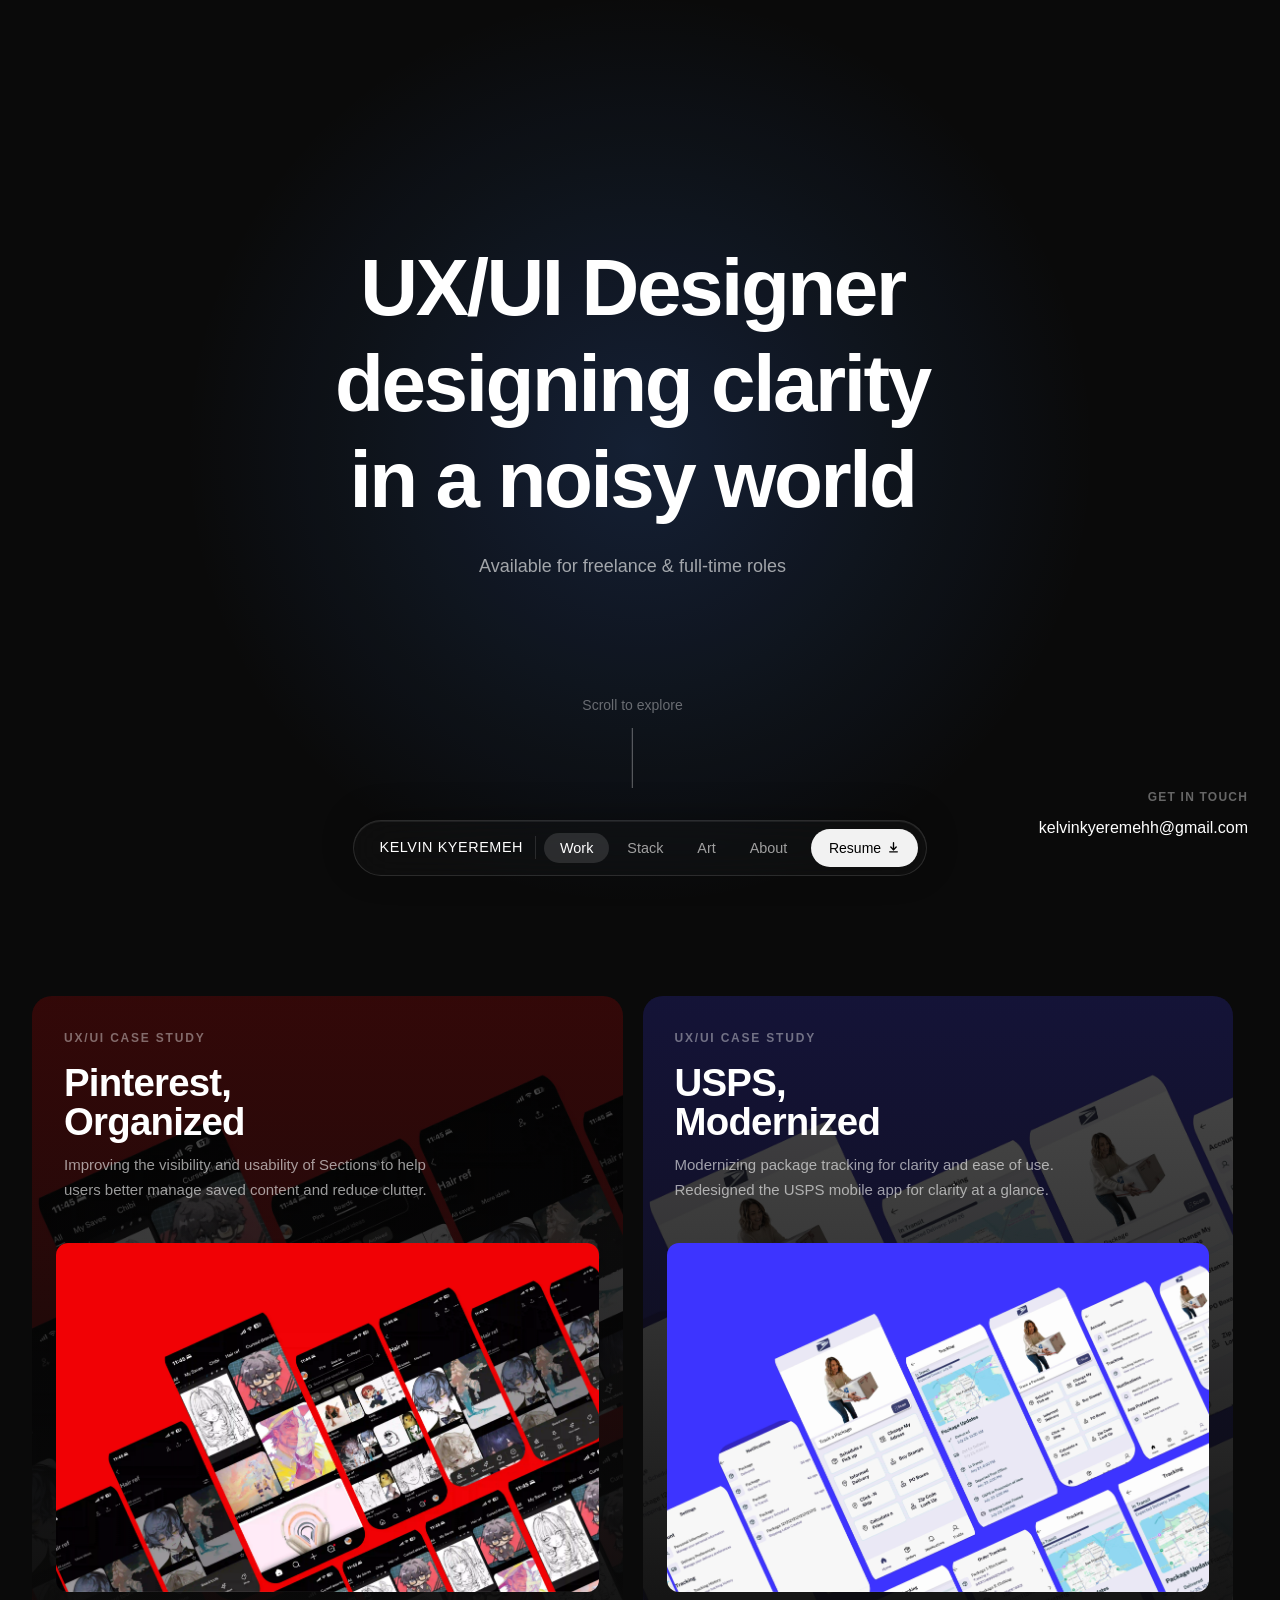
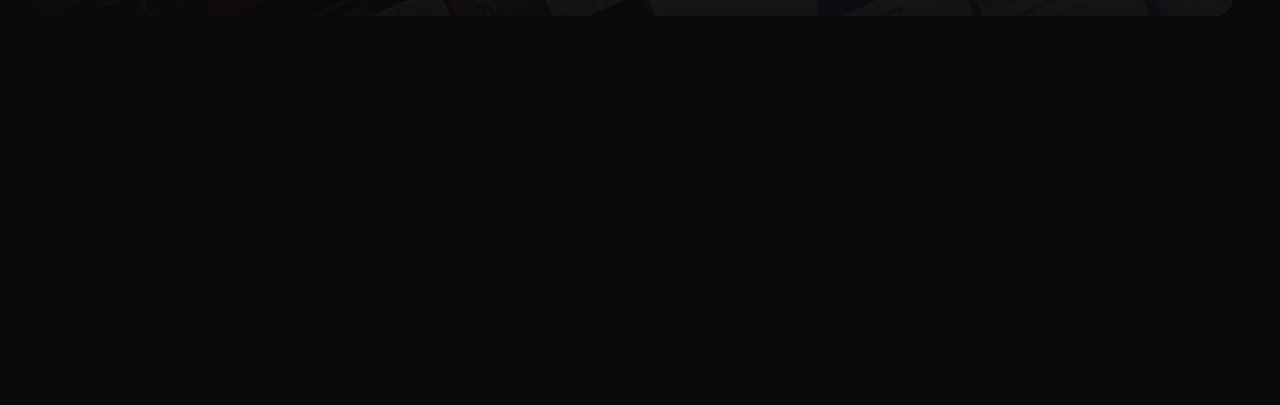
<file: index.html>
<!DOCTYPE html>
<html lang="en">
<head>
    <meta charset="UTF-8">
    <meta name="viewport" content="width=device-width, initial-scale=1.0">
    <title>Kelvin Kyeremeh - UX/UI Designer</title>
    <meta name="description" content="Portfolio of Kelvin Kyeremeh, UX/UI Designer specializing in user-centered digital experiences">
    <link rel="stylesheet" href="css/styles.css">
</head>
<body>
    <div class="page-transition-overlay"></div>
    <!-- Navigation -->
    <nav class="nav">
        <div class="nav-container">
            <a href="index.html" class="logo">
                <span>KELVIN KYEREMEH</span>
            </a>
            <ul class="nav-links">
                <li><a href="index.html" class="nav-link active">Work</a></li>
                <li><a href="stack.html" class="nav-link">Stack</a></li>
                <li><a href="art.html" class="nav-link">Art</a></li>
                <li><a href="about.html" class="nav-link">About</a></li>
            </ul>
            <div class="nav-actions">
                <a href="kelvin-kyeremeh-resume.pdf" download class="resume-btn">
                    Resume <svg xmlns="http://www.w3.org/2000/svg" width="13" height="13" viewBox="0 0 24 24" fill="none" stroke="currentColor" stroke-width="2.5" stroke-linecap="round" stroke-linejoin="round"><path d="M12 3v13"/><path d="M7 11l5 5 5-5"/><path d="M5 20h14"/></svg>
                </a>
            </div>
            <button class="menu-toggle" aria-label="Toggle menu">
                <span></span>
                <span></span>
                <span></span>
            </button>
        </div>
        <!-- Mobile Menu Overlay -->
        <div class="mobile-menu">
            <button class="mobile-menu-close" aria-label="Close menu">
                <svg xmlns="http://www.w3.org/2000/svg" width="20" height="20" viewBox="0 0 24 24" fill="none" stroke="currentColor" stroke-width="2.5" stroke-linecap="round"><line x1="18" y1="6" x2="6" y2="18"/><line x1="6" y1="6" x2="18" y2="18"/></svg>
            </button>
            <ul class="mobile-menu-links">
                <li><a href="index.html" class="mobile-nav-link">Work</a></li>
                <li><a href="stack.html" class="mobile-nav-link">Stack</a></li>
                <li><a href="art.html" class="mobile-nav-link">Art</a></li>
                <li><a href="about.html" class="mobile-nav-link">About</a></li>
                <li><a href="kelvin-kyeremeh-resume.pdf" download class="mobile-nav-link">Resume</a></li>
            </ul>
        </div>
    </nav>

    <!-- Hero Section -->
    <section class="hero">
        <div class="container">
            <div class="hero-content">
                <h1 class="hero-title">
                    <span class="hero-title-line">UX/UI Designer</span>
                    <span class="hero-title-line">designing clarity</span>
                    <span class="hero-title-line">in a noisy world</span>
                </h1>
                <p class="hero-subtitle">Available for freelance & full-time roles</p>
            </div>
        </div>
        <div class="scroll-indicator">
            <span>Scroll to explore</span>
            <div class="scroll-line"></div>
        </div>
    </section>

    <!-- Projects Section -->
    <section class="projects">
        <div class="container">
            <div class="work-grid">

                <!-- Pinterest Card -->
                <article class="work-card work-card--pinterest" data-href="case-studies/pinterest-redesign.html">
                    <div class="work-card__bg" style="background-image: url('images/pinterest-hero.webp');"></div>
                    <div class="work-card__overlay"></div>
                    <div class="work-card__info">
                        <p class="work-card__label">UX/UI Case Study</p>
                        <h2 class="work-card__title">Pinterest,<br>Organized</h2>
                        <p class="work-card__desc">Improving the visibility and usability of Sections to help users better manage saved content and reduce clutter.</p>
                    </div>
                    <div class="work-card__preview">
                        <img src="images/pinterest-hero.webp" alt="Pinterest app preview">
                    </div>
                </article>

                <!-- USPS Card -->
                <article class="work-card work-card--usps" data-href="case-studies/usps-redesign.html">
                    <div class="work-card__bg" style="background-image: url('images/usps hero.jpg');"></div>
                    <div class="work-card__overlay"></div>
                    <div class="work-card__info">
                        <p class="work-card__label">UX/UI Case Study</p>
                        <h2 class="work-card__title">USPS,<br>Modernized</h2>
                        <p class="work-card__desc">Modernizing package tracking for clarity and ease of use. Redesigned the USPS mobile app for clarity at a glance.</p>
                    </div>
                    <div class="work-card__preview">
                        <img src="images/usps hero.jpg" alt="USPS app preview">
                    </div>
                </article>

            </div>
        </div>
    </section>

    <!-- Get in Touch Section -->
    <div class="get-in-touch fade-up">
        <p class="get-in-touch-label">Get in touch</p>
        <span class="email-link" id="emailLink" onclick="copyEmail(event)">kelvinkyeremehh&#64;gmail.com</span>
        <span class="copy-notification" id="copyNotification">Email copied!</span>
    </div>

    <!-- Mobile email (shown between cards and footer on mobile only) -->
    <div class="mobile-email-row">
        <span onclick="copyEmail(event)">kelvinkyeremehh&#64;gmail.com</span>
    </div>

    <!-- Footer -->
    <footer class="footer fade-up" data-delay="2">
        <div class="container">
            <div class="footer-content">
                <p>&copy; 2026 Kelvin Kyeremeh. All rights reserved.</p>
                <div class="footer-links">
                    <a href="https://www.instagram.com/kino_kk2?igsh=eWpoMWhxeHcwODY5&utm_source=qr" target="_blank" class="footer-social-link" aria-label="Instagram">
                        <svg xmlns="http://www.w3.org/2000/svg" width="18" height="18" viewBox="0 0 24 24" fill="currentColor"><path d="M12 2.163c3.204 0 3.584.012 4.85.07 3.252.148 4.771 1.691 4.919 4.919.058 1.265.069 1.645.069 4.849 0 3.205-.012 3.584-.069 4.849-.149 3.225-1.664 4.771-4.919 4.919-1.266.058-1.644.07-4.85.07-3.204 0-3.584-.012-4.849-.07-3.26-.149-4.771-1.699-4.919-4.92-.058-1.265-.07-1.644-.07-4.849 0-3.204.013-3.583.07-4.849.149-3.227 1.664-4.771 4.919-4.919 1.266-.057 1.645-.069 4.849-.069zM12 0C8.741 0 8.333.014 7.053.072 2.695.272.273 2.69.073 7.052.014 8.333 0 8.741 0 12c0 3.259.014 3.668.072 4.948.2 4.358 2.618 6.78 6.98 6.98C8.333 23.986 8.741 24 12 24c3.259 0 3.668-.014 4.948-.072 4.354-.2 6.782-2.618 6.979-6.98.059-1.28.073-1.689.073-4.948 0-3.259-.014-3.667-.072-4.947-.196-4.354-2.617-6.78-6.979-6.98C15.668.014 15.259 0 12 0zm0 5.838a6.162 6.162 0 1 0 0 12.324 6.162 6.162 0 0 0 0-12.324zM12 16a4 4 0 1 1 0-8 4 4 0 0 1 0 8zm6.406-11.845a1.44 1.44 0 1 0 0 2.881 1.44 1.44 0 0 0 0-2.881z"/></svg>
                    </a>
                    <a href="https://www.linkedin.com/in/kelvin-kyeremeh-b61089263" target="_blank" class="footer-social-link" aria-label="LinkedIn">
                        <svg xmlns="http://www.w3.org/2000/svg" width="18" height="18" viewBox="0 0 24 24" fill="currentColor"><path d="M20.447 20.452h-3.554v-5.569c0-1.328-.027-3.037-1.852-3.037-1.853 0-2.136 1.445-2.136 2.939v5.667H9.351V9h3.414v1.561h.046c.477-.9 1.637-1.85 3.37-1.85 3.601 0 4.267 2.37 4.267 5.455v6.286zM5.337 7.433a2.062 2.062 0 0 1-2.063-2.065 2.064 2.064 0 1 1 2.063 2.065zm1.782 13.019H3.555V9h3.564v11.452zM22.225 0H1.771C.792 0 0 .774 0 1.729v20.542C0 23.227.792 24 1.771 24h20.451C23.2 24 24 23.227 24 22.271V1.729C24 .774 23.2 0 22.222 0h.003z"/></svg>
                    </a>
                </div>
            </div>
        </div>
    </footer>

    <script src="js/script.js"></script>
</body>
</html>
</file>
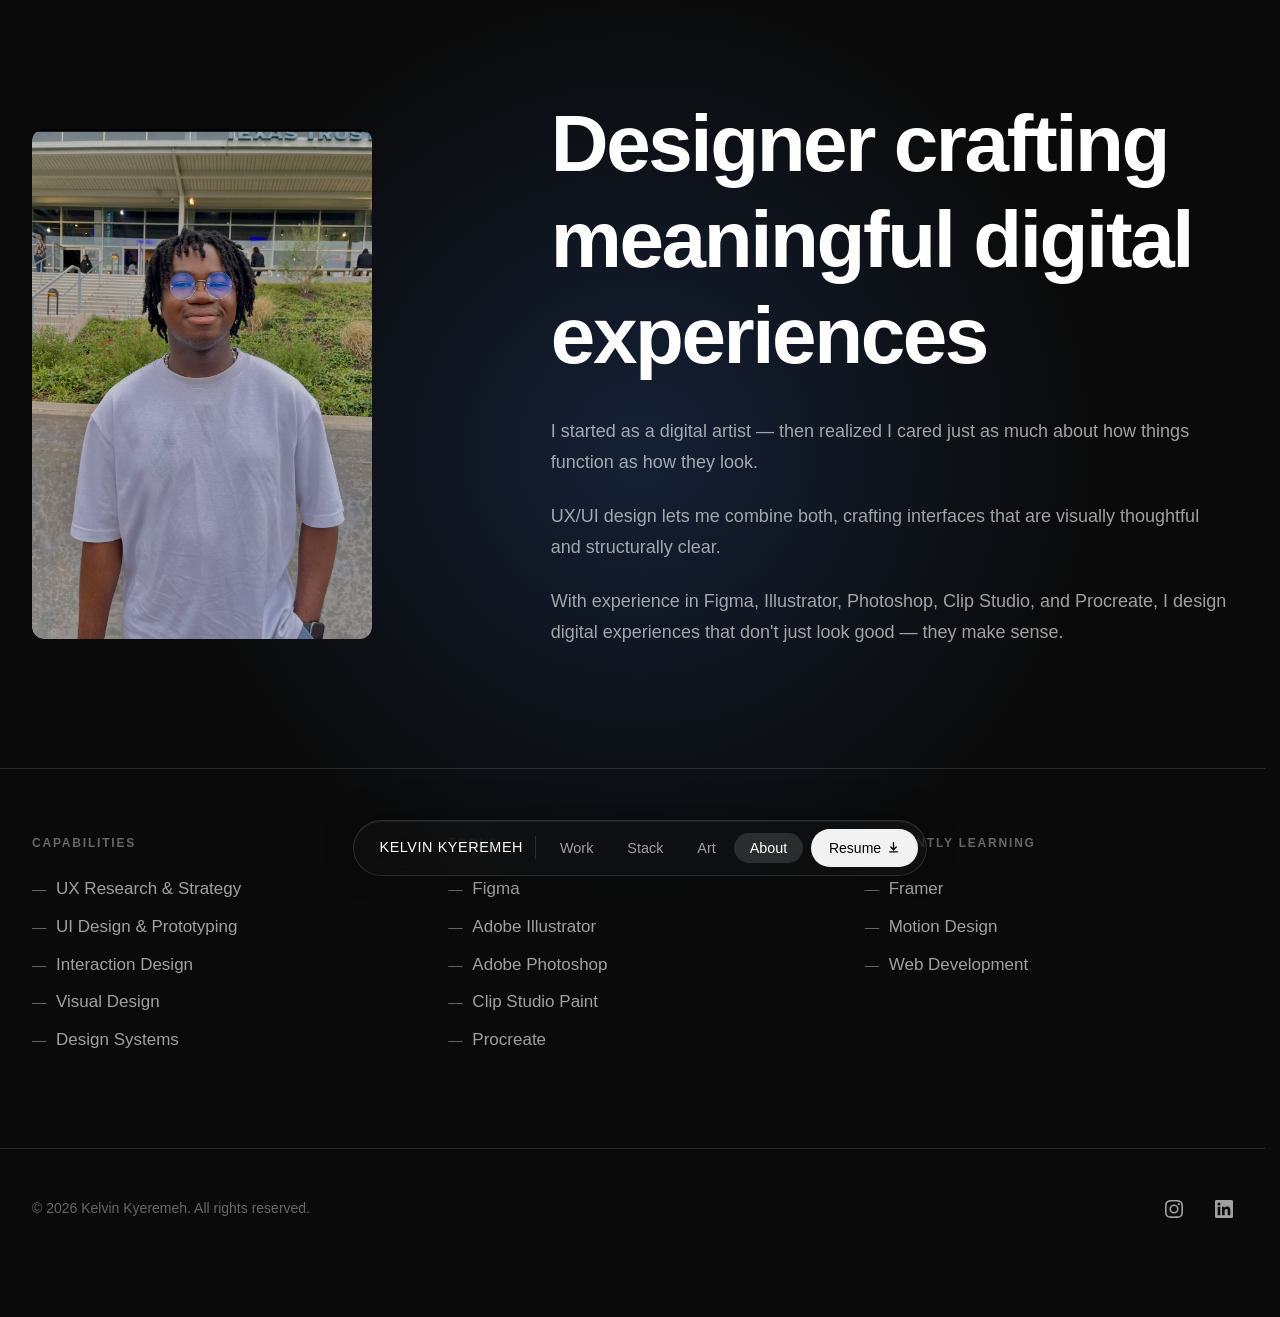
<file: about.html>
<!DOCTYPE html>
<html lang="en">
<head>
    <meta charset="UTF-8">
    <meta name="viewport" content="width=device-width, initial-scale=1.0">
    <title>About - Kelvin Kyeremeh</title>
    <meta name="description" content="Learn more about my design philosophy and experience">
    <link rel="stylesheet" href="css/styles.css">
</head>
<body>
    <div class="page-transition-overlay"></div>
    <!-- Navigation -->
    <nav class="nav">
        <div class="nav-container">
            <a href="index.html" class="logo">
                <span>KELVIN KYEREMEH</span>
            </a>
            <ul class="nav-links">
                <li><a href="index.html" class="nav-link">Work</a></li>
                <li><a href="stack.html" class="nav-link">Stack</a></li>
                <li><a href="art.html" class="nav-link">Art</a></li>
                <li><a href="about.html" class="nav-link active">About</a></li>
            </ul>
            <div class="nav-actions">
                <a href="kelvin-kyeremeh-resume.pdf" download class="resume-btn">
                    Resume <svg xmlns="http://www.w3.org/2000/svg" width="13" height="13" viewBox="0 0 24 24" fill="none" stroke="currentColor" stroke-width="2.5" stroke-linecap="round" stroke-linejoin="round"><path d="M12 3v13"/><path d="M7 11l5 5 5-5"/><path d="M5 20h14"/></svg>
                </a>
            </div>
            <button class="menu-toggle" aria-label="Toggle menu">
                <span></span>
                <span></span>
                <span></span>
            </button>
        </div>
        <!-- Mobile Menu Overlay -->
        <div class="mobile-menu">
            <button class="mobile-menu-close" aria-label="Close menu">
                <svg xmlns="http://www.w3.org/2000/svg" width="20" height="20" viewBox="0 0 24 24" fill="none" stroke="currentColor" stroke-width="2.5" stroke-linecap="round"><line x1="18" y1="6" x2="6" y2="18"/><line x1="6" y1="6" x2="18" y2="18"/></svg>
            </button>
            <ul class="mobile-menu-links">
                <li><a href="index.html" class="mobile-nav-link">Work</a></li>
                <li><a href="stack.html" class="mobile-nav-link">Stack</a></li>
                <li><a href="art.html" class="mobile-nav-link">Art</a></li>
                <li><a href="about.html" class="mobile-nav-link">About</a></li>
                <li><a href="kelvin-kyeremeh-resume.pdf" download class="mobile-nav-link">Resume</a></li>
            </ul>
        </div>
    </nav>

    <!-- About Hero -->
    <section class="about-hero">
        <div class="container">
            <div class="about-grid">
                <div class="about-image-wrapper fade-up">
                    <div class="about-image">
                        <img src="images/Me.jpg" alt="Kelvin Kyeremeh">
                    </div>
                </div>
                <div class="about-content fade-up" data-delay="2">
                    <h1 class="about-title">Designer crafting meaningful digital experiences</h1>
                    <div class="about-text">
                        <p>I started as a digital artist — then realized I cared just as much about how things function as how they look.</p>
                        <p>UX/UI design lets me combine both, crafting interfaces that are visually thoughtful and structurally clear.</p>
                        <p>With experience in Figma, Illustrator, Photoshop, Clip Studio, and Procreate, I design digital experiences that don't just look good — they make sense.</p>
                    </div>
                </div>
            </div>
        </div>
    </section>

    <!-- Skills & Capabilities -->
    <section class="about-skills fade-up">
        <div class="container">
            <div class="about-skills-grid">
                <div class="about-skills-col">
                    <p class="about-skills-label">Capabilities</p>
                    <ul class="about-skills-list">
                        <li>UX Research &amp; Strategy</li>
                        <li>UI Design &amp; Prototyping</li>
                        <li>Interaction Design</li>
                        <li>Visual Design</li>
                        <li>Design Systems</li>
                    </ul>
                </div>
                <div class="about-skills-col">
                    <p class="about-skills-label">Tools</p>
                    <ul class="about-skills-list">
                        <li>Figma</li>
                        <li>Adobe Illustrator</li>
                        <li>Adobe Photoshop</li>
                        <li>Clip Studio Paint</li>
                        <li>Procreate</li>
                    </ul>
                </div>
                <div class="about-skills-col">
                    <p class="about-skills-label">Currently Learning</p>
                    <ul class="about-skills-list">
                        <li>Framer</li>
                        <li>Motion Design</li>
                        <li>Web Development</li>
                    </ul>
                </div>
            </div>
        </div>
    </section>

    <!-- Footer -->
    <footer class="footer">
        <div class="container">
            <div class="footer-content">
                <p>&copy; 2026 Kelvin Kyeremeh. All rights reserved.</p>
                <div class="footer-links">
                    <a href="https://www.instagram.com/kino_kk2?igsh=eWpoMWhxeHcwODY5&utm_source=qr" target="_blank" class="footer-social-link" aria-label="Instagram">
                        <svg xmlns="http://www.w3.org/2000/svg" width="18" height="18" viewBox="0 0 24 24" fill="currentColor"><path d="M12 2.163c3.204 0 3.584.012 4.85.07 3.252.148 4.771 1.691 4.919 4.919.058 1.265.069 1.645.069 4.849 0 3.205-.012 3.584-.069 4.849-.149 3.225-1.664 4.771-4.919 4.919-1.266.058-1.644.07-4.85.07-3.204 0-3.584-.012-4.849-.07-3.26-.149-4.771-1.699-4.919-4.92-.058-1.265-.07-1.644-.07-4.849 0-3.204.013-3.583.07-4.849.149-3.227 1.664-4.771 4.919-4.919 1.266-.057 1.645-.069 4.849-.069zM12 0C8.741 0 8.333.014 7.053.072 2.695.272.273 2.69.073 7.052.014 8.333 0 8.741 0 12c0 3.259.014 3.668.072 4.948.2 4.358 2.618 6.78 6.98 6.98C8.333 23.986 8.741 24 12 24c3.259 0 3.668-.014 4.948-.072 4.354-.2 6.782-2.618 6.979-6.98.059-1.28.073-1.689.073-4.948 0-3.259-.014-3.667-.072-4.947-.196-4.354-2.617-6.78-6.979-6.98C15.668.014 15.259 0 12 0zm0 5.838a6.162 6.162 0 1 0 0 12.324 6.162 6.162 0 0 0 0-12.324zM12 16a4 4 0 1 1 0-8 4 4 0 0 1 0 8zm6.406-11.845a1.44 1.44 0 1 0 0 2.881 1.44 1.44 0 0 0 0-2.881z"/></svg>
                    </a>
                    <a href="https://www.linkedin.com/in/kelvin-kyeremeh-b61089263" target="_blank" class="footer-social-link" aria-label="LinkedIn">
                        <svg xmlns="http://www.w3.org/2000/svg" width="18" height="18" viewBox="0 0 24 24" fill="currentColor"><path d="M20.447 20.452h-3.554v-5.569c0-1.328-.027-3.037-1.852-3.037-1.853 0-2.136 1.445-2.136 2.939v5.667H9.351V9h3.414v1.561h.046c.477-.9 1.637-1.85 3.37-1.85 3.601 0 4.267 2.37 4.267 5.455v6.286zM5.337 7.433a2.062 2.062 0 0 1-2.063-2.065 2.064 2.064 0 1 1 2.063 2.065zm1.782 13.019H3.555V9h3.564v11.452zM22.225 0H1.771C.792 0 0 .774 0 1.729v20.542C0 23.227.792 24 1.771 24h20.451C23.2 24 24 23.227 24 22.271V1.729C24 .774 23.2 0 22.222 0h.003z"/></svg>
                    </a>
                </div>
            </div>
        </div>
    </footer>

    <script src="js/script.js"></script>
</body>
</html>
</file>
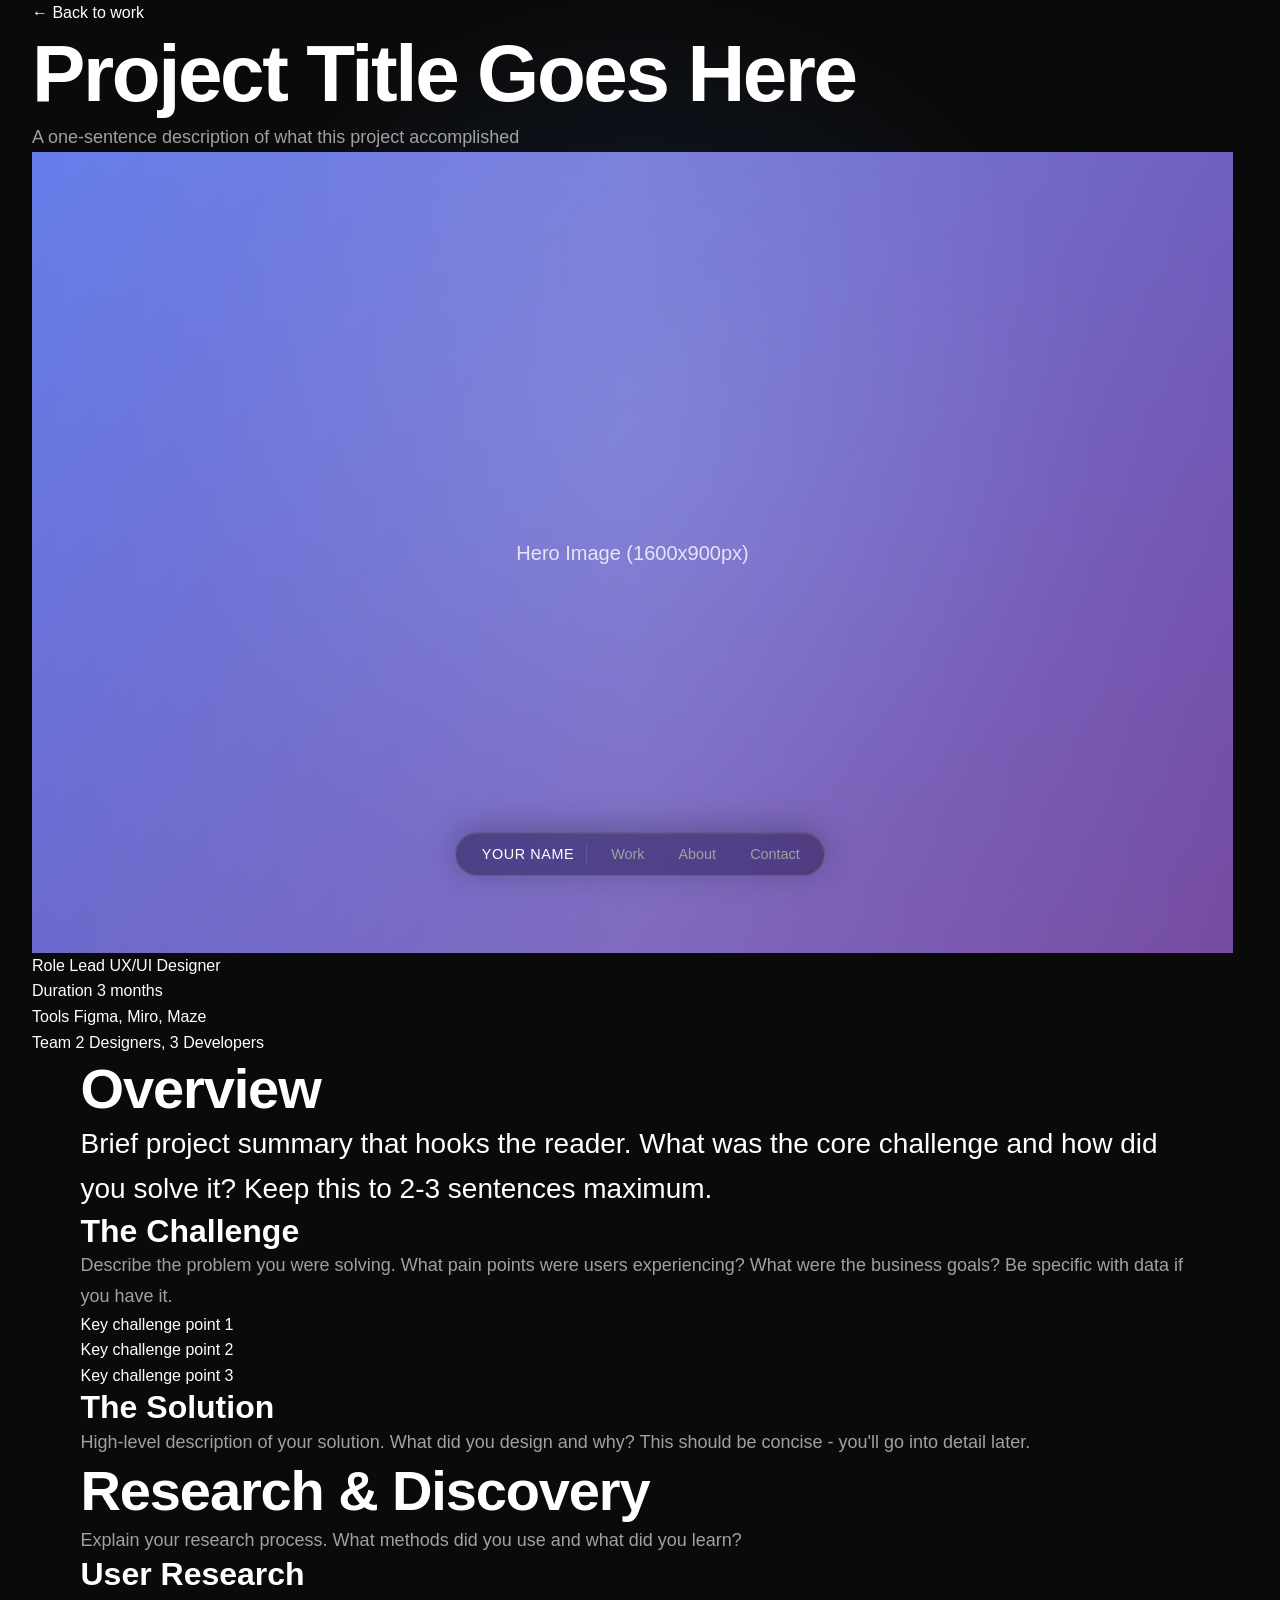
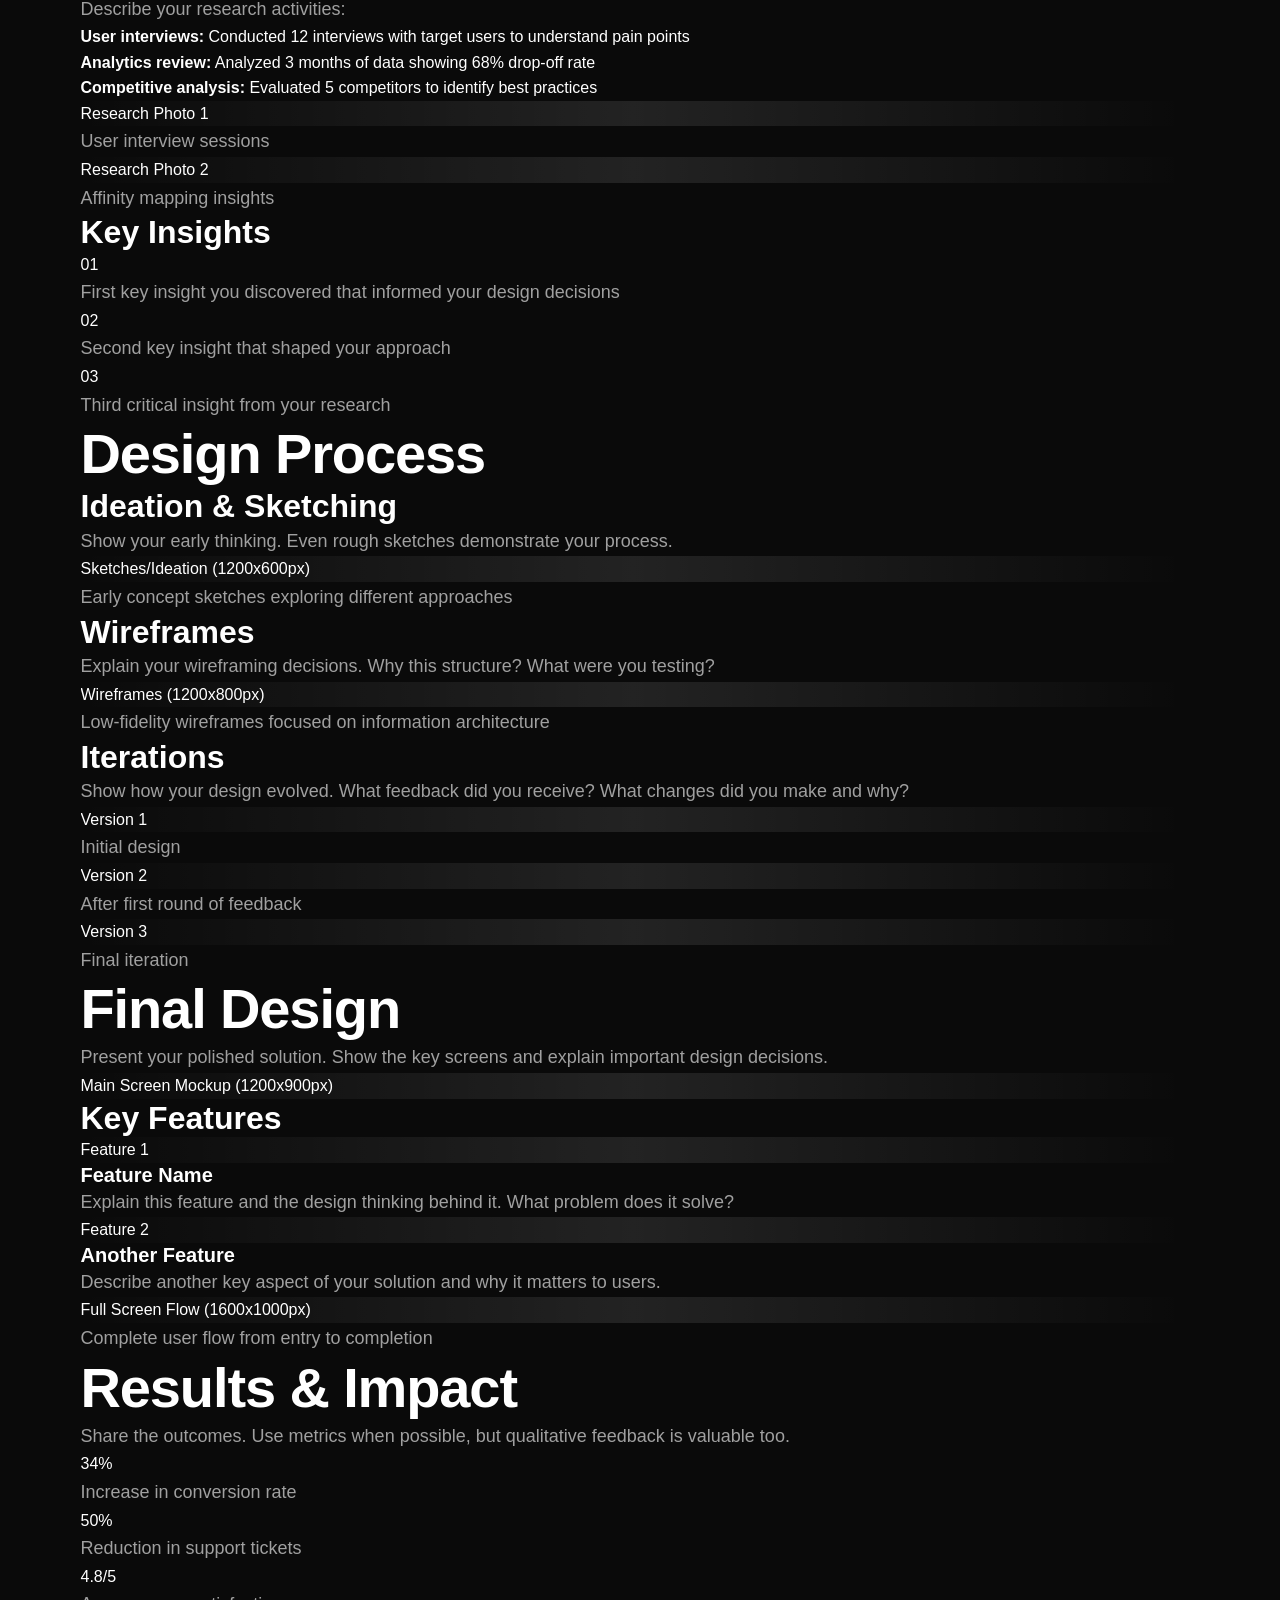
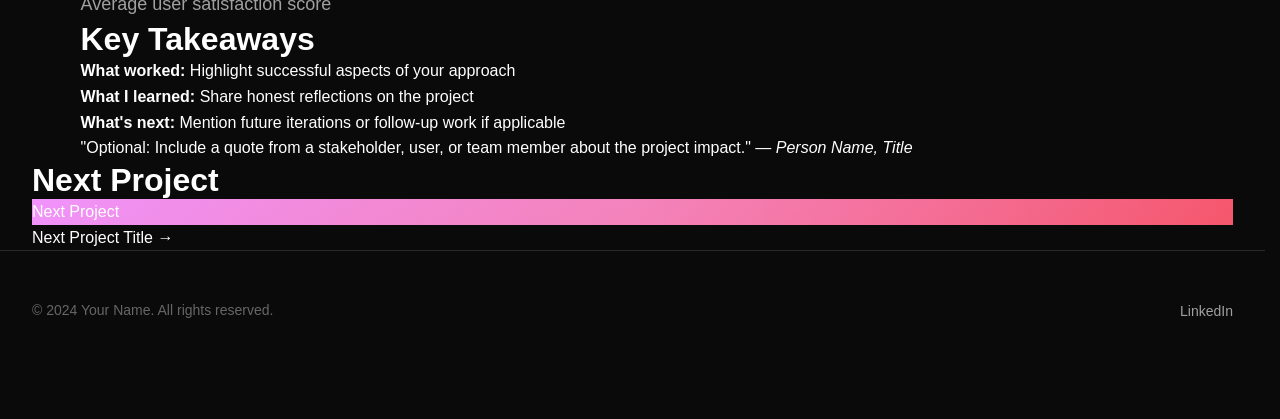
<file: case-study-template.html>
<!DOCTYPE html>
<html lang="en">
<head>
    <meta charset="UTF-8">
    <meta name="viewport" content="width=device-width, initial-scale=1.0">
    <title>Project Title - Your Name</title>
    <meta name="description" content="Case study for [Project Name]">
    <link rel="stylesheet" href="../css/styles.css">
</head>
<body>
    <!-- Navigation -->
    <nav class="nav">
        <div class="nav-container">
            <a href="../index.html" class="logo">YOUR NAME</a>
            <ul class="nav-links">
                <li><a href="../index.html" class="nav-link">Work</a></li>
                <li><a href="../about.html" class="nav-link">About</a></li>
                <li><a href="../index.html#contact" class="nav-link">Contact</a></li>
            </ul>
            <button class="menu-toggle" aria-label="Toggle menu">
                <span></span>
                <span></span>
                <span></span>
            </button>
        </div>
    </nav>

    <!-- Case Study Hero -->
    <section class="case-hero">
        <div class="container">
            <div class="case-header">
                <a href="../index.html" class="back-link">← Back to work</a>
                <h1 class="case-title">Project Title Goes Here</h1>
                <p class="case-tagline">A one-sentence description of what this project accomplished</p>
            </div>
            <div class="case-hero-image">
                <!-- Replace with your hero image -->
                <div class="image-placeholder" style="background: linear-gradient(135deg, #667eea 0%, #764ba2 100%);">
                    <span>Hero Image (1600x900px)</span>
                </div>
            </div>
            <div class="case-meta">
                <div class="meta-item">
                    <span class="meta-label">Role</span>
                    <span class="meta-value">Lead UX/UI Designer</span>
                </div>
                <div class="meta-item">
                    <span class="meta-label">Duration</span>
                    <span class="meta-value">3 months</span>
                </div>
                <div class="meta-item">
                    <span class="meta-label">Tools</span>
                    <span class="meta-value">Figma, Miro, Maze</span>
                </div>
                <div class="meta-item">
                    <span class="meta-label">Team</span>
                    <span class="meta-value">2 Designers, 3 Developers</span>
                </div>
            </div>
        </div>
    </section>

    <!-- Overview -->
    <section class="case-section">
        <div class="case-container">
            <div class="case-content">
                <h2>Overview</h2>
                <p class="large-text">Brief project summary that hooks the reader. What was the core challenge and how did you solve it? Keep this to 2-3 sentences maximum.</p>
                
                <h3>The Challenge</h3>
                <p>Describe the problem you were solving. What pain points were users experiencing? What were the business goals? Be specific with data if you have it.</p>
                <ul>
                    <li>Key challenge point 1</li>
                    <li>Key challenge point 2</li>
                    <li>Key challenge point 3</li>
                </ul>

                <h3>The Solution</h3>
                <p>High-level description of your solution. What did you design and why? This should be concise - you'll go into detail later.</p>
            </div>
        </div>
    </section>

    <!-- Research Section -->
    <section class="case-section bg-light">
        <div class="case-container">
            <div class="case-content">
                <h2>Research & Discovery</h2>
                <p>Explain your research process. What methods did you use and what did you learn?</p>

                <h3>User Research</h3>
                <p>Describe your research activities:</p>
                <ul>
                    <li><strong>User interviews:</strong> Conducted 12 interviews with target users to understand pain points</li>
                    <li><strong>Analytics review:</strong> Analyzed 3 months of data showing 68% drop-off rate</li>
                    <li><strong>Competitive analysis:</strong> Evaluated 5 competitors to identify best practices</li>
                </ul>

                <div class="image-grid">
                    <div class="case-image">
                        <div class="image-placeholder">
                            <span>Research Photo 1</span>
                        </div>
                        <p class="image-caption">User interview sessions</p>
                    </div>
                    <div class="case-image">
                        <div class="image-placeholder">
                            <span>Research Photo 2</span>
                        </div>
                        <p class="image-caption">Affinity mapping insights</p>
                    </div>
                </div>

                <h3>Key Insights</h3>
                <div class="insight-cards">
                    <div class="insight-card">
                        <div class="insight-number">01</div>
                        <p>First key insight you discovered that informed your design decisions</p>
                    </div>
                    <div class="insight-card">
                        <div class="insight-number">02</div>
                        <p>Second key insight that shaped your approach</p>
                    </div>
                    <div class="insight-card">
                        <div class="insight-number">03</div>
                        <p>Third critical insight from your research</p>
                    </div>
                </div>
            </div>
        </div>
    </section>

    <!-- Design Process -->
    <section class="case-section">
        <div class="case-container">
            <div class="case-content">
                <h2>Design Process</h2>
                
                <h3>Ideation & Sketching</h3>
                <p>Show your early thinking. Even rough sketches demonstrate your process.</p>
                <div class="case-image-full">
                    <div class="image-placeholder">
                        <span>Sketches/Ideation (1200x600px)</span>
                    </div>
                    <p class="image-caption">Early concept sketches exploring different approaches</p>
                </div>

                <h3>Wireframes</h3>
                <p>Explain your wireframing decisions. Why this structure? What were you testing?</p>
                <div class="case-image-full">
                    <div class="image-placeholder">
                        <span>Wireframes (1200x800px)</span>
                    </div>
                    <p class="image-caption">Low-fidelity wireframes focused on information architecture</p>
                </div>

                <h3>Iterations</h3>
                <p>Show how your design evolved. What feedback did you receive? What changes did you make and why?</p>
                <div class="image-grid">
                    <div class="case-image">
                        <div class="image-placeholder">
                            <span>Version 1</span>
                        </div>
                        <p class="image-caption">Initial design</p>
                    </div>
                    <div class="case-image">
                        <div class="image-placeholder">
                            <span>Version 2</span>
                        </div>
                        <p class="image-caption">After first round of feedback</p>
                    </div>
                    <div class="case-image">
                        <div class="image-placeholder">
                            <span>Version 3</span>
                        </div>
                        <p class="image-caption">Final iteration</p>
                    </div>
                </div>
            </div>
        </div>
    </section>

    <!-- Final Design -->
    <section class="case-section bg-dark">
        <div class="case-container">
            <div class="case-content">
                <h2 class="light-text">Final Design</h2>
                <p class="light-text">Present your polished solution. Show the key screens and explain important design decisions.</p>

                <div class="case-image-full">
                    <div class="image-placeholder">
                        <span>Main Screen Mockup (1200x900px)</span>
                    </div>
                </div>

                <h3 class="light-text">Key Features</h3>
                
                <div class="feature-showcase">
                    <div class="feature-item">
                        <div class="feature-image">
                            <div class="image-placeholder">
                                <span>Feature 1</span>
                            </div>
                        </div>
                        <div class="feature-content light-text">
                            <h4>Feature Name</h4>
                            <p>Explain this feature and the design thinking behind it. What problem does it solve?</p>
                        </div>
                    </div>

                    <div class="feature-item">
                        <div class="feature-image">
                            <div class="image-placeholder">
                                <span>Feature 2</span>
                            </div>
                        </div>
                        <div class="feature-content light-text">
                            <h4>Another Feature</h4>
                            <p>Describe another key aspect of your solution and why it matters to users.</p>
                        </div>
                    </div>
                </div>

                <div class="case-image-full">
                    <div class="image-placeholder">
                        <span>Full Screen Flow (1600x1000px)</span>
                    </div>
                    <p class="image-caption light-text">Complete user flow from entry to completion</p>
                </div>
            </div>
        </div>
    </section>

    <!-- Results & Impact -->
    <section class="case-section">
        <div class="case-container">
            <div class="case-content">
                <h2>Results & Impact</h2>
                <p>Share the outcomes. Use metrics when possible, but qualitative feedback is valuable too.</p>

                <div class="results-grid">
                    <div class="result-card">
                        <div class="result-value">34%</div>
                        <p class="result-label">Increase in conversion rate</p>
                    </div>
                    <div class="result-card">
                        <div class="result-value">50%</div>
                        <p class="result-label">Reduction in support tickets</p>
                    </div>
                    <div class="result-card">
                        <div class="result-value">4.8/5</div>
                        <p class="result-label">Average user satisfaction score</p>
                    </div>
                </div>

                <h3>Key Takeaways</h3>
                <ul>
                    <li><strong>What worked:</strong> Highlight successful aspects of your approach</li>
                    <li><strong>What I learned:</strong> Share honest reflections on the project</li>
                    <li><strong>What's next:</strong> Mention future iterations or follow-up work if applicable</li>
                </ul>

                <blockquote class="testimonial">
                    "Optional: Include a quote from a stakeholder, user, or team member about the project impact."
                    <cite>— Person Name, Title</cite>
                </blockquote>
            </div>
        </div>
    </section>

    <!-- Next Project -->
    <section class="next-project">
        <div class="container">
            <h3>Next Project</h3>
            <a href="project-2.html" class="next-project-link">
                <div class="next-project-image">
                    <div class="image-placeholder" style="background: linear-gradient(135deg, #f093fb 0%, #f5576c 100%);">
                        <span>Next Project</span>
                    </div>
                </div>
                <div class="next-project-info">
                    <span class="next-project-title">Next Project Title</span>
                    <span class="next-project-arrow">→</span>
                </div>
            </a>
        </div>
    </section>

    <!-- Footer -->
    <footer class="footer">
        <div class="container">
            <div class="footer-content">
                <p>&copy; 2024 Your Name. All rights reserved.</p>
                <div class="footer-links">
                    <a href="https://linkedin.com/in/yourprofile" target="_blank">LinkedIn</a>
                </div>
            </div>
        </div>
    </footer>

    <!-- Custom Cursor -->

    <script src="../js/script.js"></script>
</body>
</html>
</file>
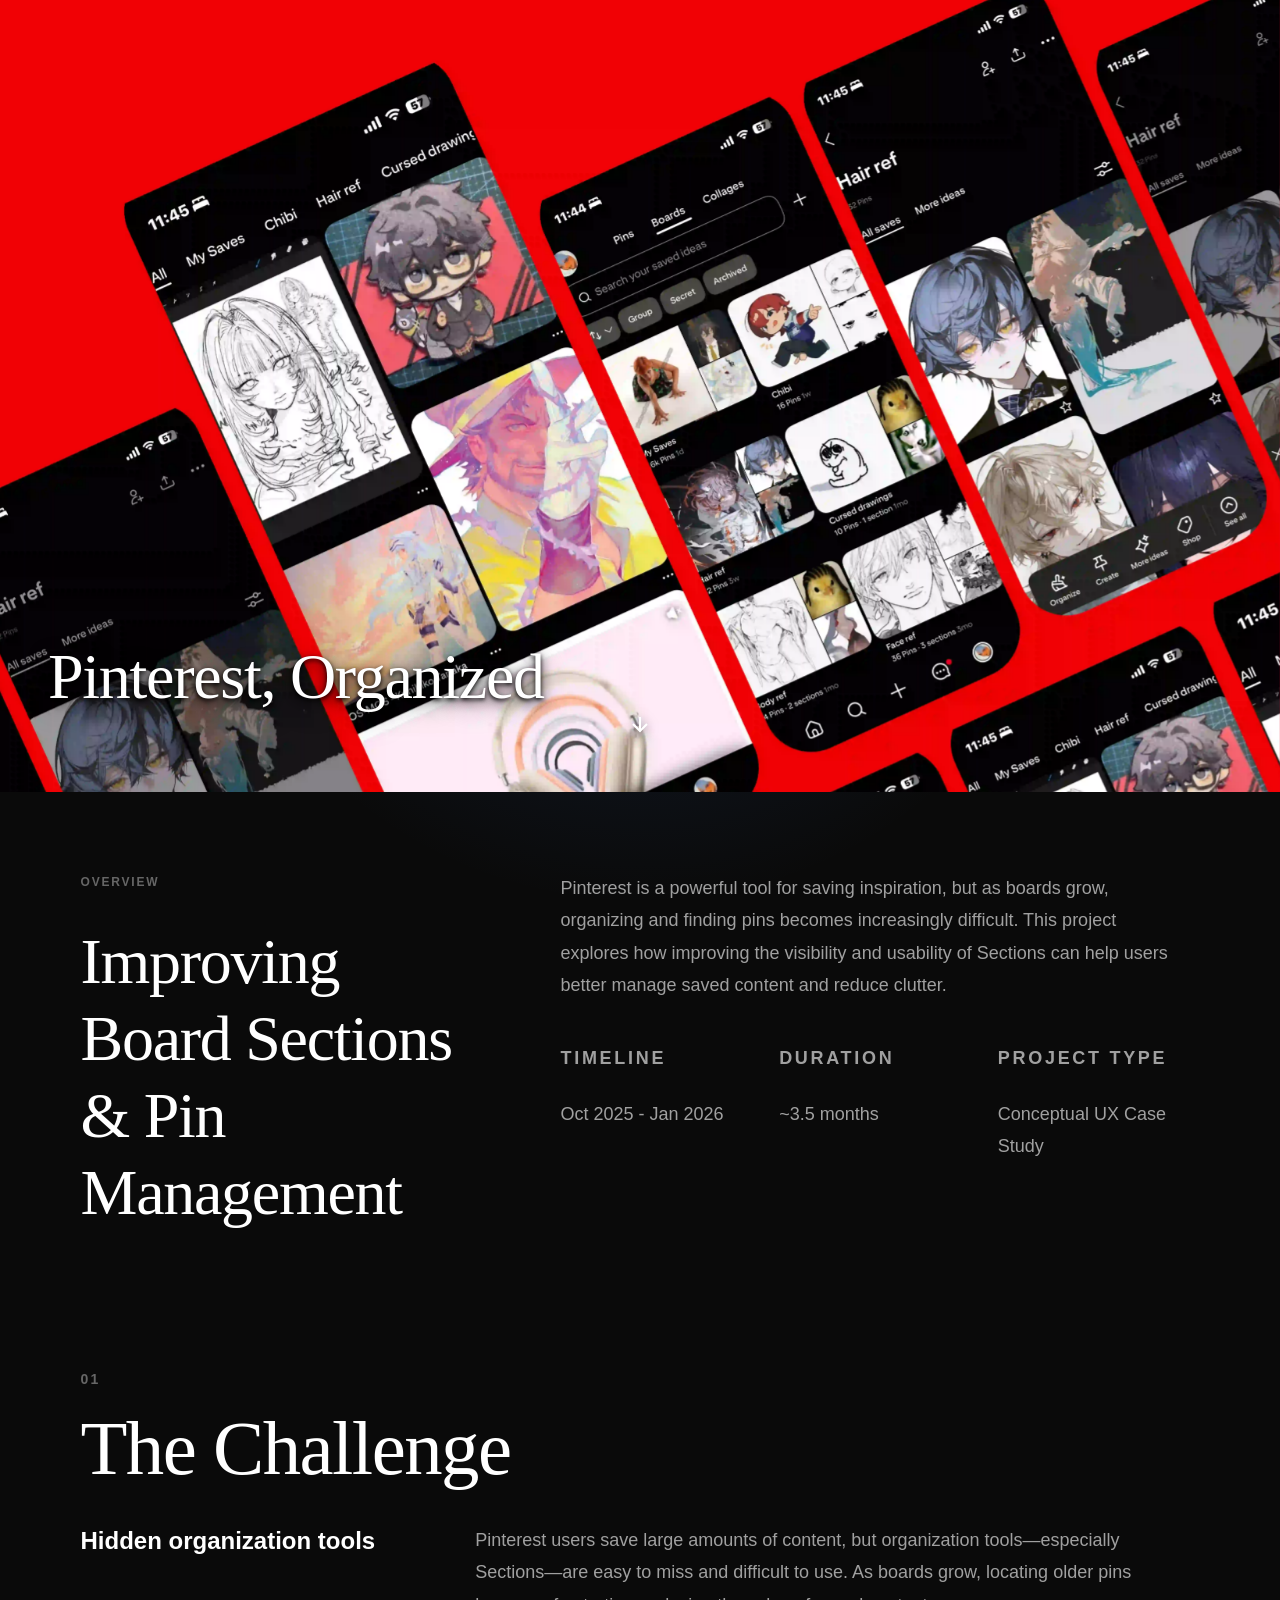
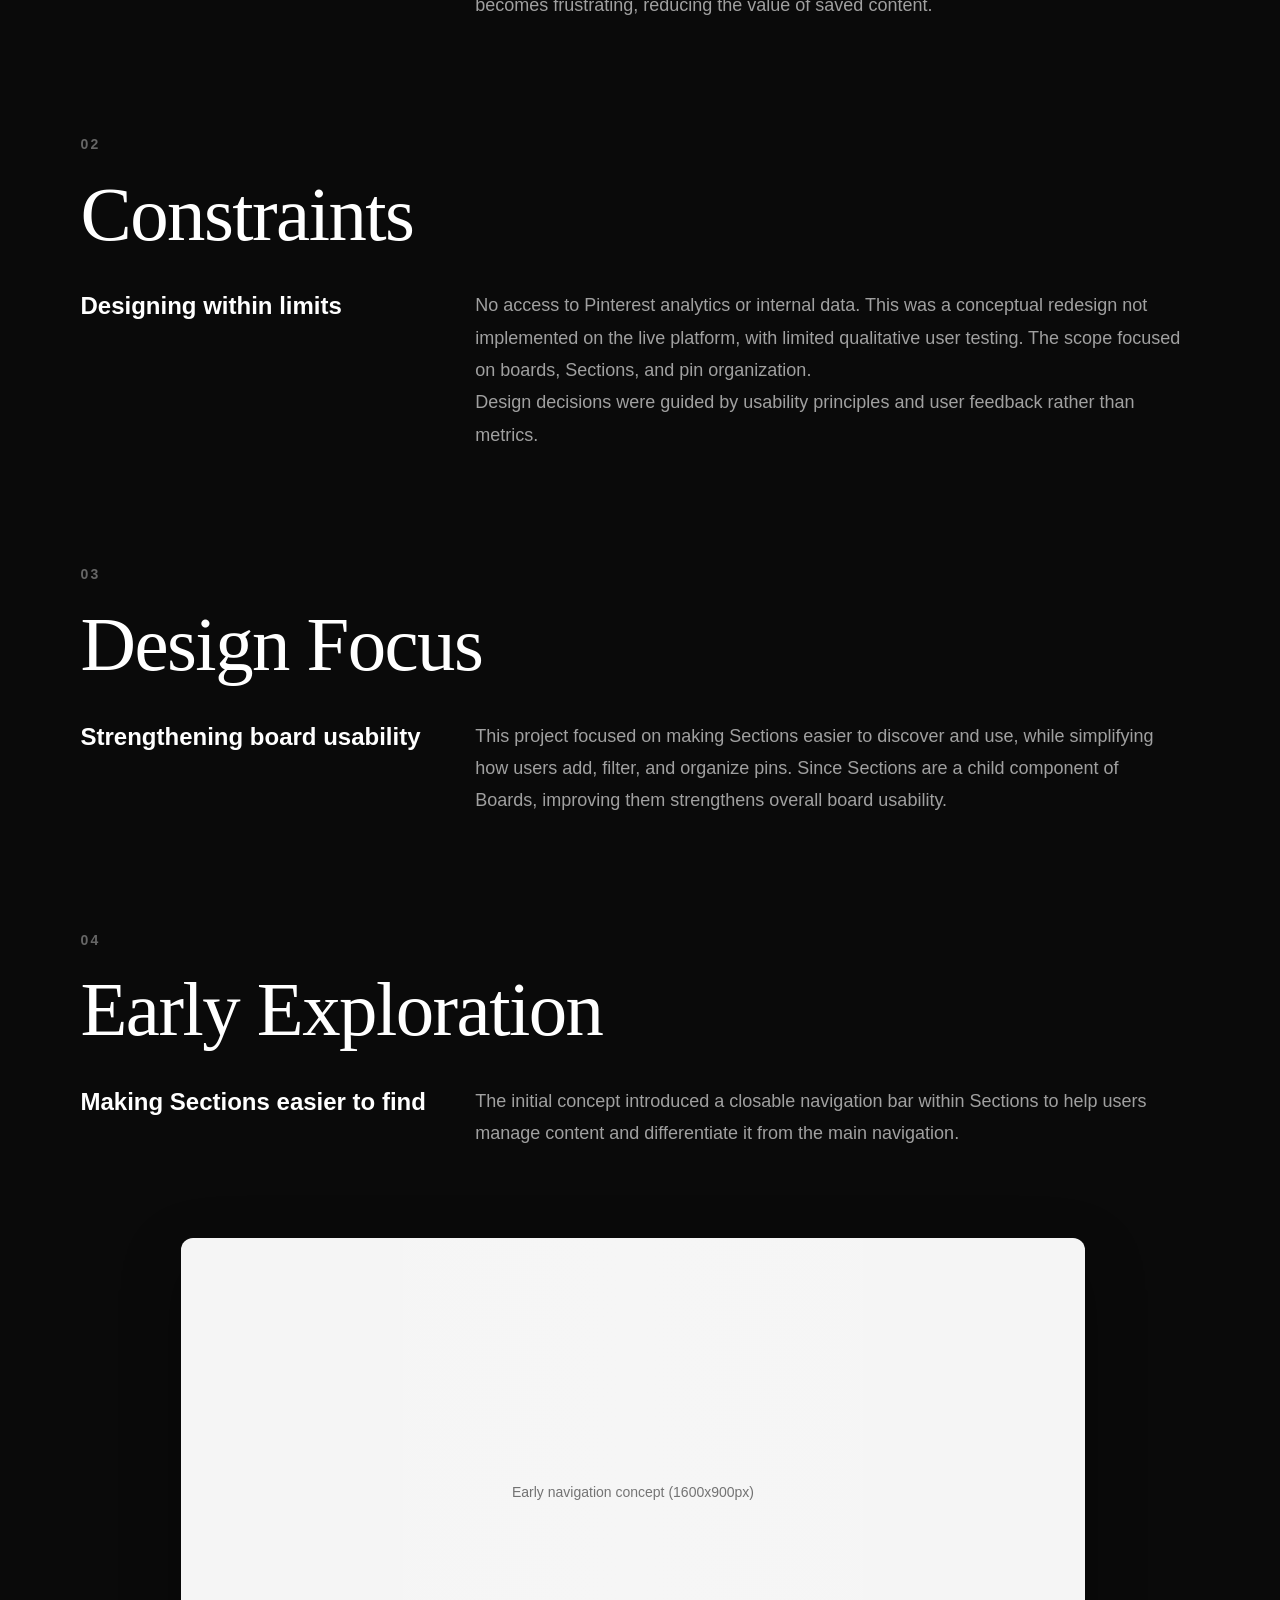
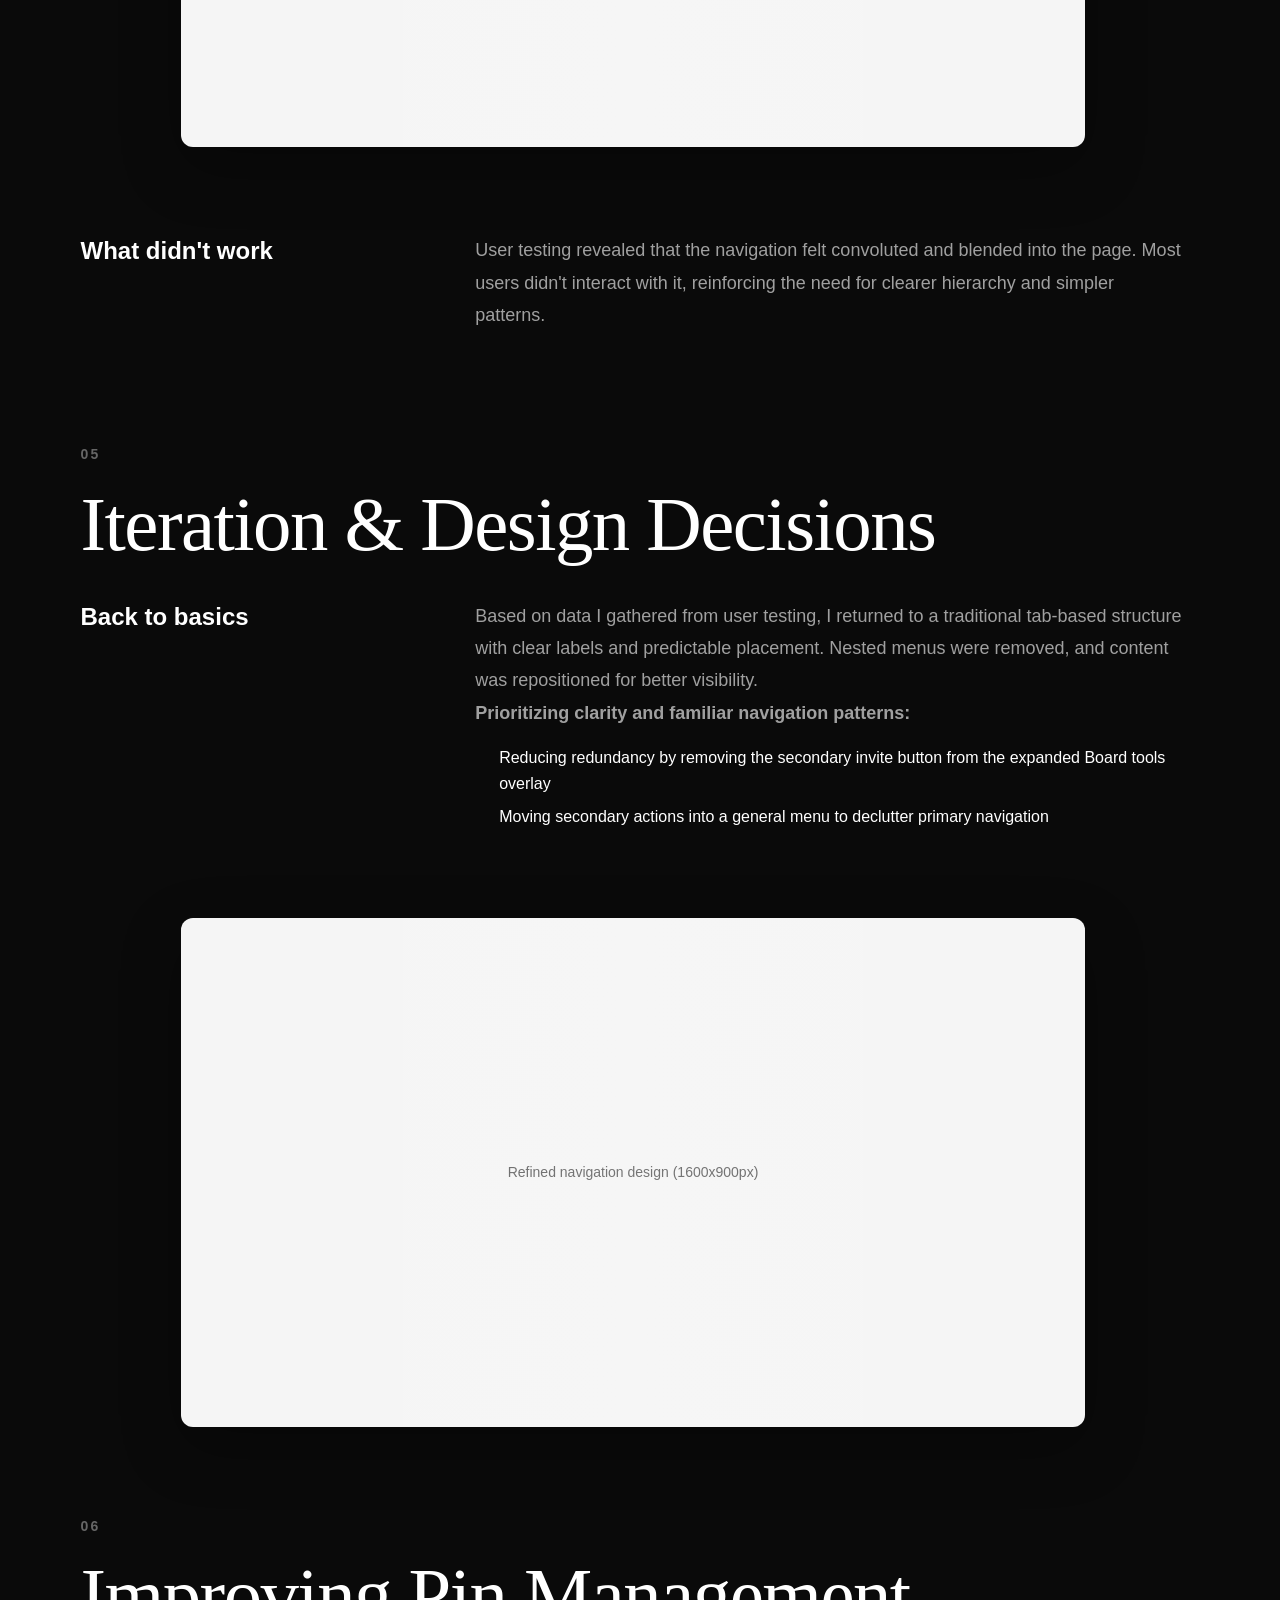
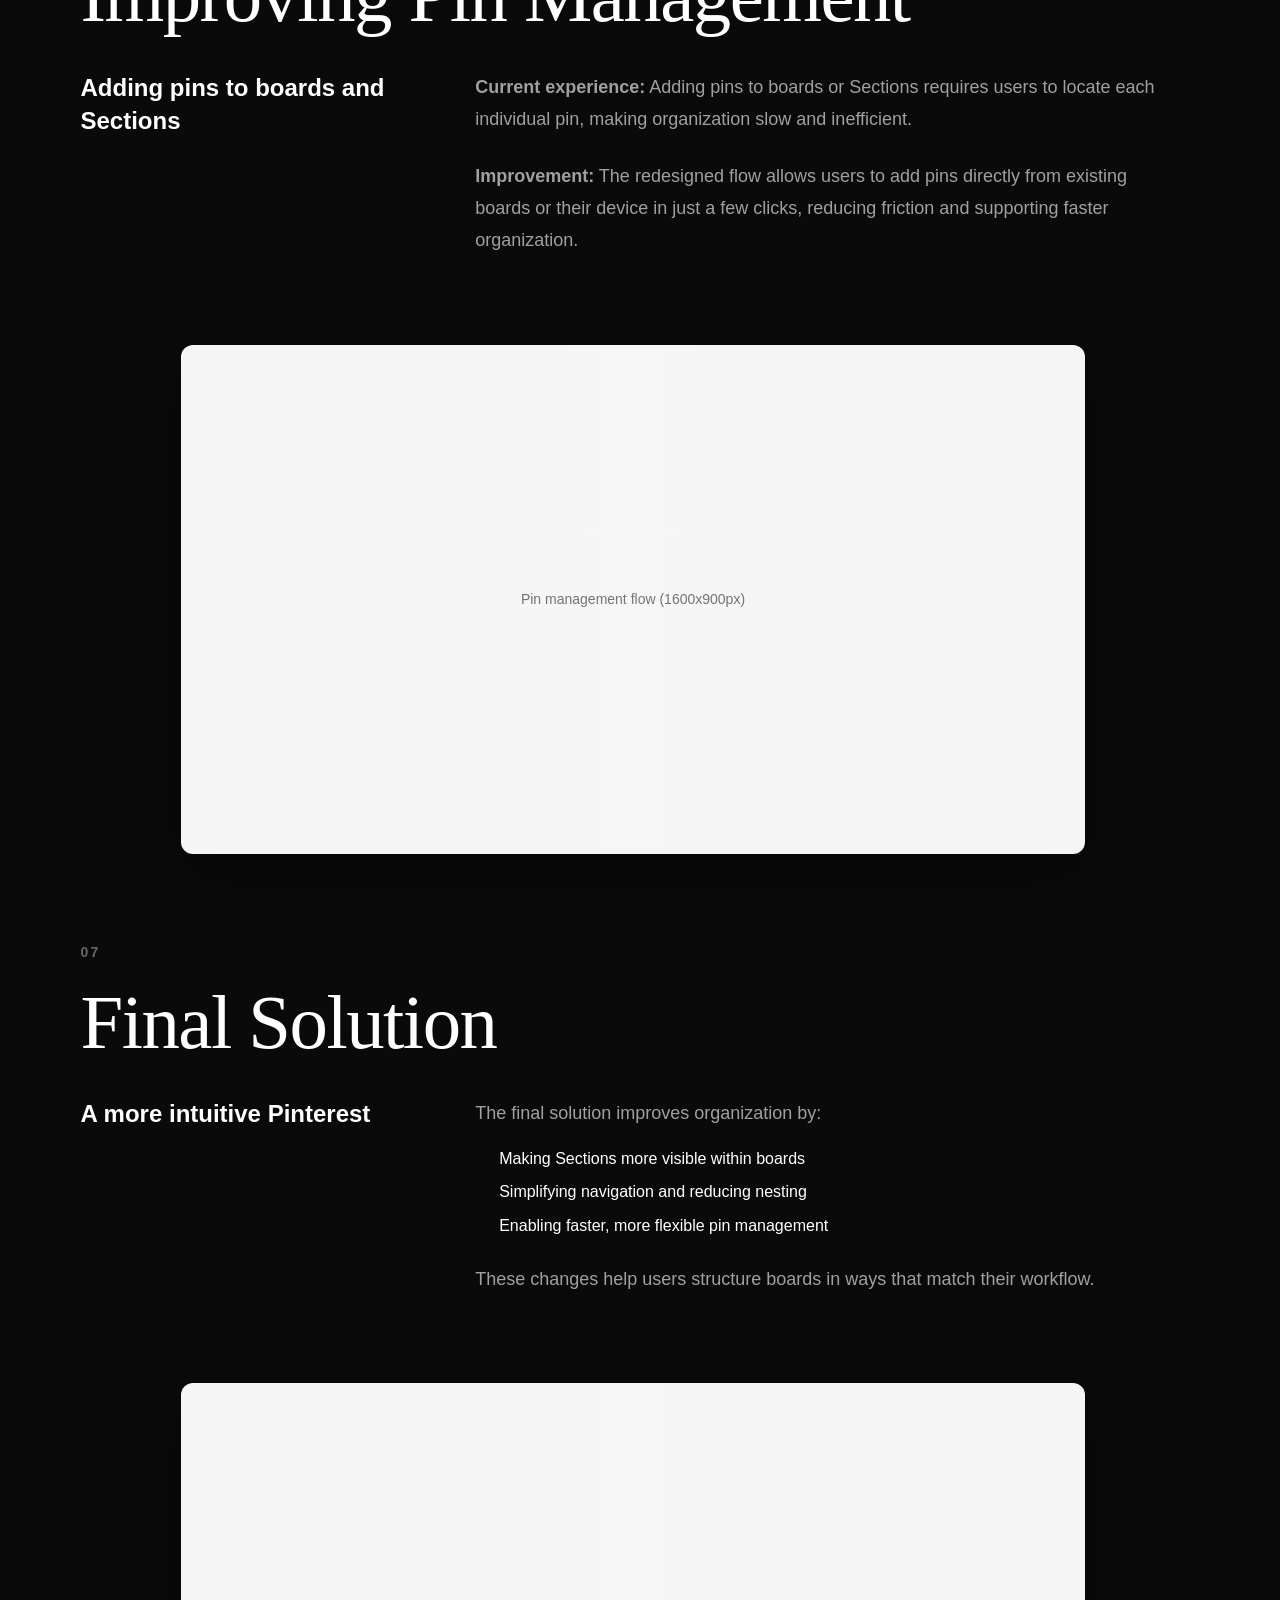
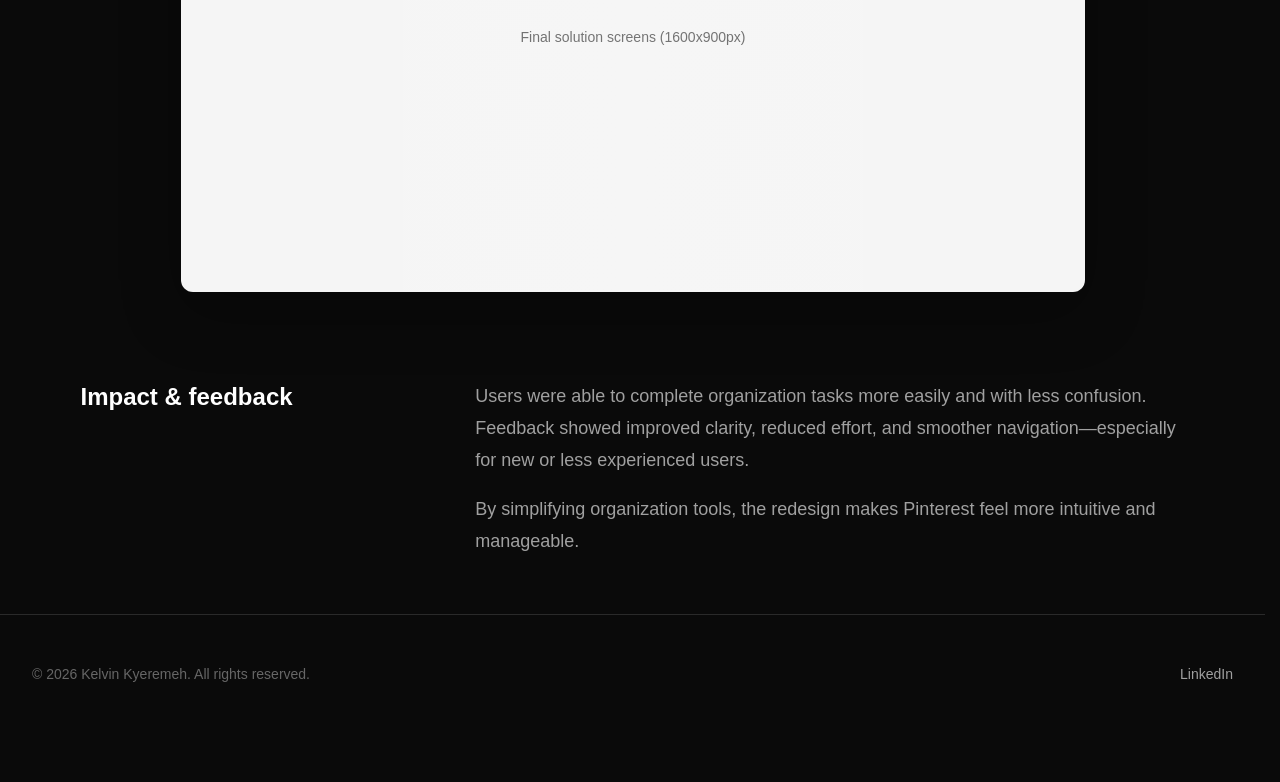
<file: pinterest-redesign.html>
<!DOCTYPE html>
<html lang="en">
<head>
    <meta charset="UTF-8">
    <meta name="viewport" content="width=device-width, initial-scale=1.0">
    <title>Pinterest, Organized - Kelvin Kyeremeh</title>
    <meta name="description" content="Case study: Improving Board Sections & Pin Management">
    <link rel="stylesheet" href="../css/styles.css">
</head>
<body class="case-study-page" data-hero-color="#E60023">
    <!-- Page Transition Overlay -->
    <div class="page-transition-overlay"></div>

    <!-- Case Study Navigation -->
    <nav class="case-nav">
        <a href="../index.html" class="back-home">
            <svg width="20" height="20" viewBox="0 0 24 24" fill="none" stroke="currentColor" stroke-width="2">
                <path d="M19 12H5M12 19l-7-7 7-7"/>
            </svg>
            BACK HOME
        </a>
        <a href="../about.html" class="case-nav-about">ABOUT</a>
    </nav>

    <!-- Hero Section -->
    <section class="case-hero-fullscreen">
        <img src="../images/pinterest-hero.webp" alt="Pinterest Organized" class="hero-bg-image">
        <h1 class="pinterest-hero-title">Pinterest, Organized</h1>
        <div class="hero-scroll-arrow">
            <svg class="arrow-down" width="24" height="24" viewBox="0 0 24 24" fill="none" stroke="currentColor" stroke-width="2">
                <path d="M12 5v14M19 12l-7 7-7-7"/>
            </svg>
        </div>
    </section>

    <!-- Overview Section -->
    <section class="case-about-section">
        <div class="case-container">
            <div class="case-about-grid">
                <div class="case-about-left">
                    <p class="case-label">OVERVIEW</p>
                    <h2 class="case-section-title">Improving Board Sections & Pin Management</h2>
                </div>
                <div class="case-about-right">
                    <p>Pinterest is a powerful tool for saving inspiration, but as boards grow, organizing and finding pins becomes increasingly difficult. This project explores how improving the visibility and usability of Sections can help users better manage saved content and reduce clutter.</p>
                    
                    <div class="case-meta-grid">
                        <div class="case-meta-item">
                            <p class="case-meta-label">TIMELINE</p>
                            <p class="case-meta-value">Oct 2025 - Jan 2026</p>
                        </div>
                        <div class="case-meta-item">
                            <p class="case-meta-label">DURATION</p>
                            <p class="case-meta-value">~3.5 months</p>
                        </div>
                        <div class="case-meta-item">
                            <p class="case-meta-label">PROJECT TYPE</p>
                            <p class="case-meta-value">Conceptual UX Case Study</p>
                        </div>
                    </div>
                </div>
            </div>
        </div>
    </section>

    <!-- Challenge Section -->
    <section class="case-process-section">
        <div class="case-container">
            <div class="case-process-header">
                <p class="case-number">01</p>
                <h2 class="case-section-title-large">The Challenge</h2>
            </div>
            <div class="case-two-col">
                <div>
                    <h3 class="case-subsection-title">Hidden organization tools</h3>
                </div>
                <div>
                    <p>Pinterest users save large amounts of content, but organization tools—especially Sections—are easy to miss and difficult to use. As boards grow, locating older pins becomes frustrating, reducing the value of saved content.</p>
                </div>
            </div>
        </div>
    </section>

    <!-- Constraints Section -->
    <section class="case-process-section">
        <div class="case-container">
            <div class="case-process-header">
                <p class="case-number">02</p>
                <h2 class="case-section-title-large">Constraints</h2>
            </div>
            <div class="case-two-col">
                <div>
                    <h3 class="case-subsection-title">Designing within limits</h3>
                </div>
                <div>
                    <p>No access to Pinterest analytics or internal data. This was a conceptual redesign not implemented on the live platform, with limited qualitative user testing. The scope focused on boards, Sections, and pin organization.</p>
                    <p>Design decisions were guided by usability principles and user feedback rather than metrics.</p>
                </div>
            </div>
        </div>
    </section>

    <!-- Design Focus Section -->
    <section class="case-process-section">
        <div class="case-container">
            <div class="case-process-header">
                <p class="case-number">03</p>
                <h2 class="case-section-title-large">Design Focus</h2>
            </div>
            <div class="case-two-col">
                <div>
                    <h3 class="case-subsection-title">Strengthening board usability</h3>
                </div>
                <div>
                    <p>This project focused on making Sections easier to discover and use, while simplifying how users add, filter, and organize pins. Since Sections are a child component of Boards, improving them strengthens overall board usability.</p>
                </div>
            </div>
        </div>
    </section>

    <!-- Early Exploration Section -->
    <section class="case-process-section">
        <div class="case-container">
            <div class="case-process-header">
                <p class="case-number">04</p>
                <h2 class="case-section-title-large">Early Exploration</h2>
            </div>
            <div class="case-two-col">
                <div>
                    <h3 class="case-subsection-title">Making Sections easier to find</h3>
                </div>
                <div>
                    <p>The initial concept introduced a closable navigation bar within Sections to help users manage content and differentiate it from the main navigation.</p>
                </div>
            </div>
        </div>
    </section>

    <!-- Early Exploration Image -->
    <section class="case-image-section">
        <div class="case-container-wide">
            <div class="case-full-image">
                <div class="image-placeholder" style="background: #f5f5f5; aspect-ratio: 16/9;">
                    <span style="color: #666;">Early navigation concept (1600x900px)</span>
                </div>
            </div>
        </div>
    </section>

    <!-- What Didn't Work -->
    <section class="case-process-section">
        <div class="case-container">
            <div class="case-two-col">
                <div>
                    <h3 class="case-subsection-title">What didn't work</h3>
                </div>
                <div>
                    <p>User testing revealed that the navigation felt convoluted and blended into the page. Most users didn't interact with it, reinforcing the need for clearer hierarchy and simpler patterns.</p>
                </div>
            </div>
        </div>
    </section>

    <!-- Iteration Section -->
    <section class="case-process-section">
        <div class="case-container">
            <div class="case-process-header">
                <p class="case-number">05</p>
                <h2 class="case-section-title-large">Iteration & Design Decisions</h2>
            </div>
            <div class="case-two-col">
                <div>
                    <h3 class="case-subsection-title">Back to basics</h3>
                </div>
                <div>
                    <p>Based on data I gathered from user testing, I returned to a traditional tab-based structure with clear labels and predictable placement. Nested menus were removed, and content was repositioned for better visibility.</p>
                    <p><strong>Prioritizing clarity and familiar navigation patterns:</strong></p>
                    <ul style="margin-top: 1rem; padding-left: 1.5rem;">
                        <li style="margin-bottom: 0.5rem;">Reducing redundancy by removing the secondary invite button from the expanded Board tools overlay</li>
                        <li>Moving secondary actions into a general menu to declutter primary navigation</li>
                    </ul>
                </div>
            </div>
        </div>
    </section>

    <!-- Iteration Image -->
    <section class="case-image-section">
        <div class="case-container-wide">
            <div class="case-full-image">
                <div class="image-placeholder" style="background: #f5f5f5; aspect-ratio: 16/9;">
                    <span style="color: #666;">Refined navigation design (1600x900px)</span>
                </div>
            </div>
        </div>
    </section>

    <!-- Pin Management Section -->
    <section class="case-process-section">
        <div class="case-container">
            <div class="case-process-header">
                <p class="case-number">06</p>
                <h2 class="case-section-title-large">Improving Pin Management</h2>
            </div>
            <div class="case-two-col">
                <div>
                    <h3 class="case-subsection-title">Adding pins to boards and Sections</h3>
                </div>
                <div>
                    <p><strong>Current experience:</strong> Adding pins to boards or Sections requires users to locate each individual pin, making organization slow and inefficient.</p>
                    <p style="margin-top: 1.5rem;"><strong>Improvement:</strong> The redesigned flow allows users to add pins directly from existing boards or their device in just a few clicks, reducing friction and supporting faster organization.</p>
                </div>
            </div>
        </div>
    </section>

    <!-- Pin Management Image -->
    <section class="case-image-section">
        <div class="case-container-wide">
            <div class="case-full-image">
                <div class="image-placeholder" style="background: #f5f5f5; aspect-ratio: 16/9;">
                    <span style="color: #666;">Pin management flow (1600x900px)</span>
                </div>
            </div>
        </div>
    </section>

    <!-- Final Solution Section -->
    <section class="case-process-section">
        <div class="case-container">
            <div class="case-process-header">
                <p class="case-number">07</p>
                <h2 class="case-section-title-large">Final Solution</h2>
            </div>
            <div class="case-two-col">
                <div>
                    <h3 class="case-subsection-title">A more intuitive Pinterest</h3>
                </div>
                <div>
                    <p>The final solution improves organization by:</p>
                    <ul style="margin-top: 1rem; padding-left: 1.5rem;">
                        <li style="margin-bottom: 0.5rem;">Making Sections more visible within boards</li>
                        <li style="margin-bottom: 0.5rem;">Simplifying navigation and reducing nesting</li>
                        <li>Enabling faster, more flexible pin management</li>
                    </ul>
                    <p style="margin-top: 1.5rem;">These changes help users structure boards in ways that match their workflow.</p>
                </div>
            </div>
        </div>
    </section>

    <!-- Final Screens -->
    <section class="case-image-section">
        <div class="case-container-wide">
            <div class="case-full-image">
                <div class="image-placeholder" style="background: #f5f5f5; aspect-ratio: 16/9;">
                    <span style="color: #666;">Final solution screens (1600x900px)</span>
                </div>
            </div>
        </div>
    </section>

    <!-- Results Section -->
    <section class="case-process-section">
        <div class="case-container">
            <div class="case-two-col">
                <div>
                    <h3 class="case-subsection-title">Impact & feedback</h3>
                </div>
                <div>
                    <p>Users were able to complete organization tasks more easily and with less confusion. Feedback showed improved clarity, reduced effort, and smoother navigation—especially for new or less experienced users.</p>
                    <p style="margin-top: 1rem;">By simplifying organization tools, the redesign makes Pinterest feel more intuitive and manageable.</p>
                </div>
            </div>
        </div>
    </section>

    <!-- Footer -->
    <footer class="footer">
        <div class="container">
            <div class="footer-content">
                <p>&copy; 2026 Kelvin Kyeremeh. All rights reserved.</p>
                <div class="footer-links">
                    <a href="https://www.linkedin.com/in/kelvin-kyeremeh-b61089263" target="_blank">LinkedIn</a>
                </div>
            </div>
        </div>
    </footer>

    <!-- Custom Cursor -->

    <script src="../js/script.js"></script>
</body>
</html>
</file>
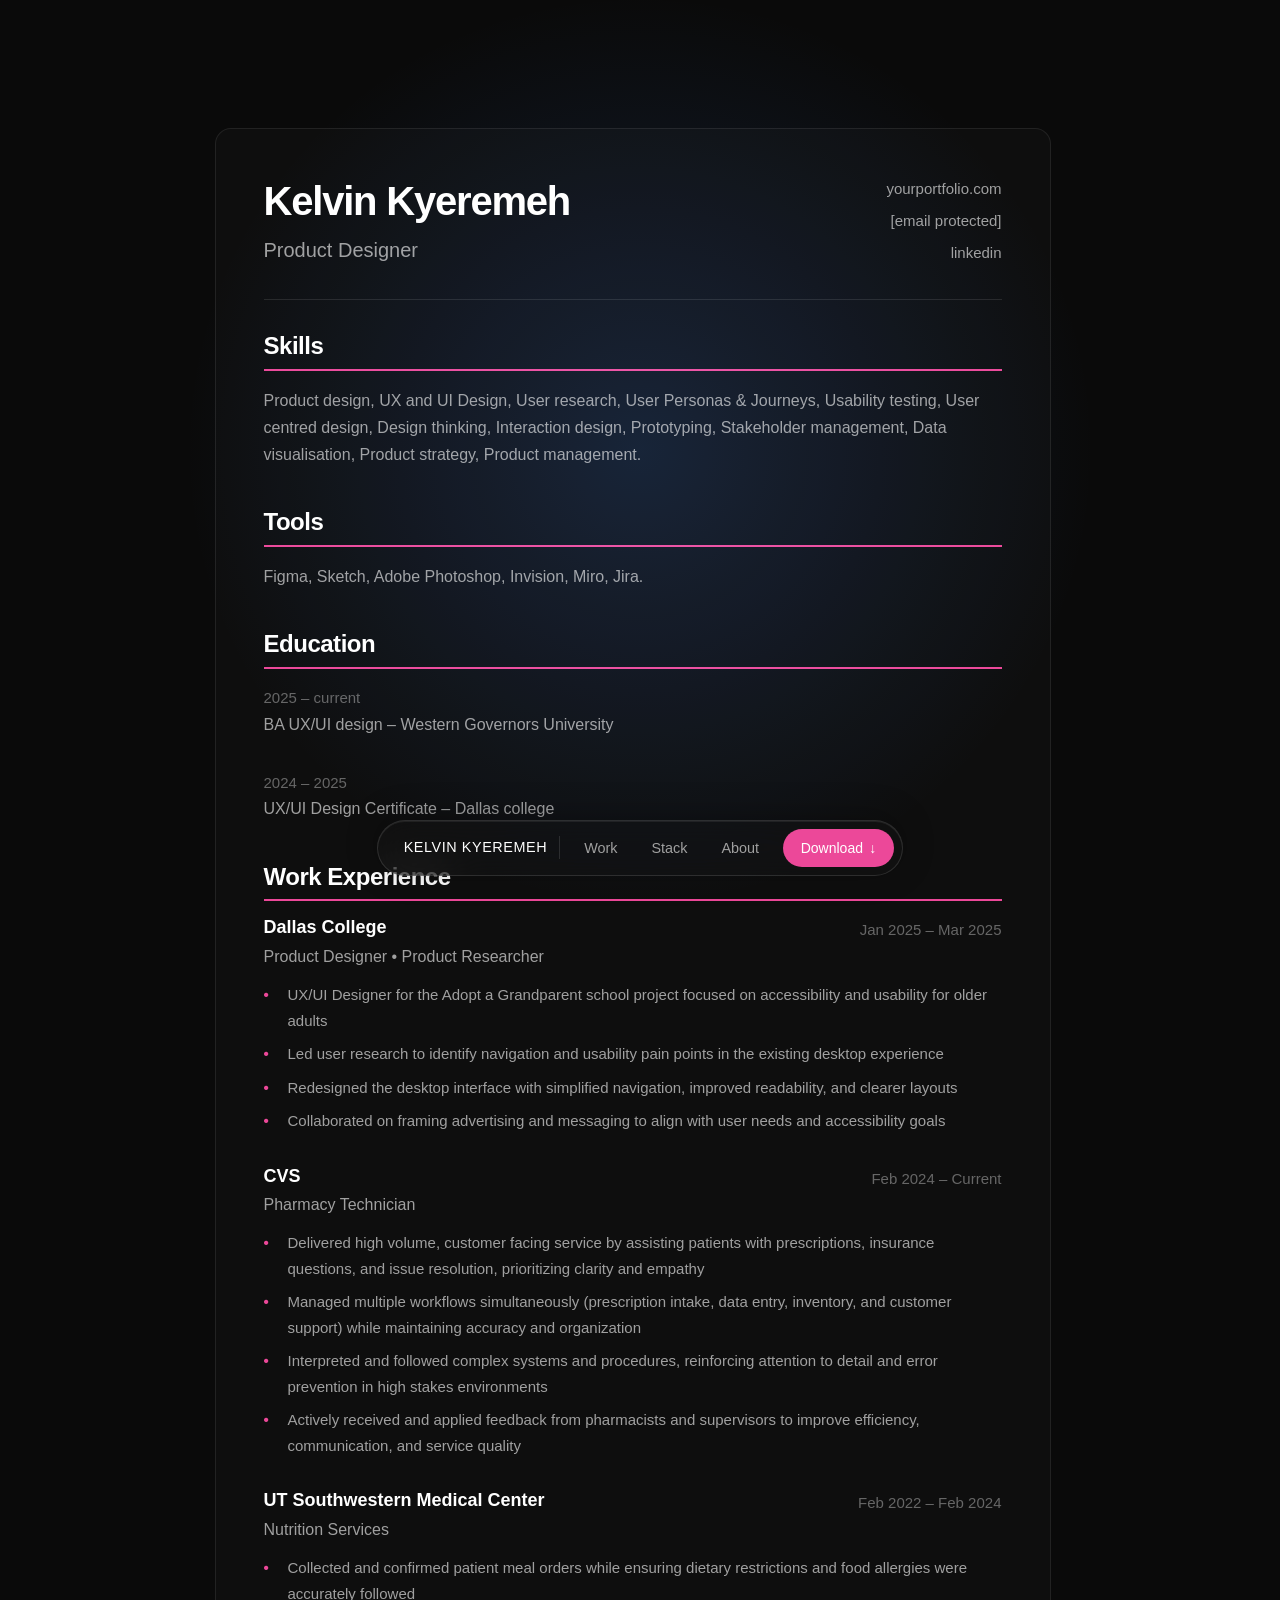
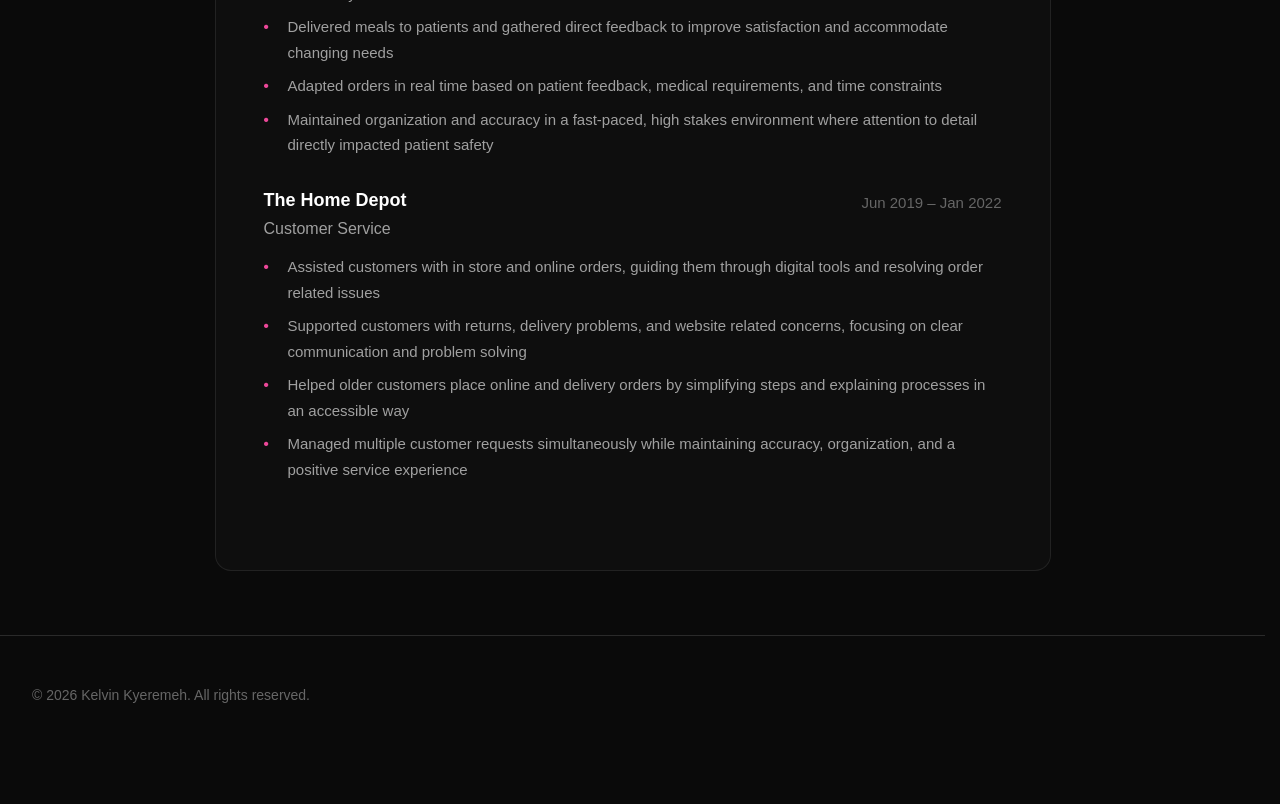
<file: resume.html>
<!DOCTYPE html>
<html lang="en">
<head>
    <meta charset="UTF-8">
    <meta name="viewport" content="width=device-width, initial-scale=1.0">
    <title>Resume - Kelvin Kyeremeh</title>
    <meta name="description" content="Resume of Kelvin Kyeremeh, Product Designer">
    <link rel="stylesheet" href="css/styles.css">
</head>
<body>
    <!-- Navigation -->
    <nav class="nav">
        <div class="nav-container">
            <a href="index.html" class="logo">
                <span>KELVIN KYEREMEH</span>
            </a>
            <ul class="nav-links">
                <li><a href="index.html" class="nav-link">Work</a></li>
                <li><a href="stack.html" class="nav-link">Stack</a></li>
                <li><a href="about.html" class="nav-link">About</a></li>
            </ul>
            <div class="nav-actions">
                <a href="kelvin-kyeremeh-resume.pdf" class="resume-btn resume-btn-download" download>
                    Download <span class="download-icon">↓</span>
                </a>
            </div>
            <button class="menu-toggle" aria-label="Toggle menu">
                <span></span>
                <span></span>
                <span></span>
            </button>
        </div>
        <!-- Mobile Menu Overlay -->
        <div class="mobile-menu">
            <ul class="mobile-menu-links">
                <li><a href="index.html" class="mobile-nav-link">Work</a></li>
                <li><a href="stack.html" class="mobile-nav-link">Stack</a></li>
                <li><a href="about.html" class="mobile-nav-link">About</a></li>
                <li><a href="kelvin-kyeremeh-resume.pdf" class="mobile-nav-link" download>Resume</a></li>
            </ul>
        </div>
    </nav>

    <!-- Download Button -->
    <a href="kelvin-kyeremeh-resume.pdf" download class="floating-download-btn" aria-label="Download Resume">
        <svg width="24" height="24" viewBox="0 0 24 24" fill="none" stroke="currentColor" stroke-width="2">
            <path d="M21 15v4a2 2 0 0 1-2 2H5a2 2 0 0 1-2-2v-4"/>
            <polyline points="7 10 12 15 17 10"/>
            <line x1="12" y1="15" x2="12" y2="3"/>
        </svg>
    </a>

    <!-- Resume Content -->
    <div class="resume-container">
        <div class="resume-content">
            <!-- Header -->
            <div class="resume-header">
                <div class="resume-name-title">
                    <h1 class="resume-name">Kelvin Kyeremeh</h1>
                    <p class="resume-title">Product Designer</p>
                </div>
                <div class="resume-contact">
                    <a href="https://yourportfolio.com" class="resume-contact-link">yourportfolio.com</a>
                    <a href="/cdn-cgi/l/email-protection#91daf4fde7f8fffae8f4e3f4fcf4f9f9d1f6fcf0f8fdbff2fefc" class="resume-contact-link"><span class="__cf_email__" data-cfemail="87cce2ebf1eee9ecfee2f5e2eae2efefc7e0eae6eeeba9e4e8ea">[email&#160;protected]</span></a>
                    <a href="https://www.linkedin.com/in/kelvin-kyeremeh-b61089263/" target="_blank" class="resume-contact-link">linkedin</a>
                </div>
            </div>

            <!-- Skills -->
            <div class="resume-section">
                <h2 class="resume-section-title">Skills</h2>
                <p class="resume-text">Product design, UX and UI Design, User research, User Personas & Journeys, Usability testing, User centred design, Design thinking, Interaction design, Prototyping, Stakeholder management, Data visualisation, Product strategy, Product management.</p>
            </div>

            <!-- Tools -->
            <div class="resume-section">
                <h2 class="resume-section-title">Tools</h2>
                <p class="resume-text">Figma, Sketch, Adobe Photoshop, Invision, Miro, Jira.</p>
            </div>

            <!-- Education -->
            <div class="resume-section">
                <h2 class="resume-section-title">Education</h2>
                
                <div class="resume-entry">
                    <div class="resume-entry-header">
                        <div>
                            <p class="resume-entry-dates">2025 – current</p>
                            <p class="resume-entry-subtitle">BA UX/UI design – Western Governors University</p>
                        </div>
                    </div>
                </div>

                <div class="resume-entry">
                    <div class="resume-entry-header">
                        <div>
                            <p class="resume-entry-dates">2024 – 2025</p>
                            <p class="resume-entry-subtitle">UX/UI Design Certificate – Dallas college</p>
                        </div>
                    </div>
                </div>
            </div>

            <!-- Work Experience -->
            <div class="resume-section">
                <h2 class="resume-section-title">Work Experience</h2>
                
                <!-- Dallas College -->
                <div class="resume-entry">
                    <div class="resume-entry-header">
                        <div>
                            <h3 class="resume-entry-title">Dallas College</h3>
                            <p class="resume-entry-role">Product Designer • Product Researcher</p>
                        </div>
                        <p class="resume-entry-dates">Jan 2025 – Mar 2025</p>
                    </div>
                    <ul class="resume-list">
                        <li>UX/UI Designer for the Adopt a Grandparent school project focused on accessibility and usability for older adults</li>
                        <li>Led user research to identify navigation and usability pain points in the existing desktop experience</li>
                        <li>Redesigned the desktop interface with simplified navigation, improved readability, and clearer layouts</li>
                        <li>Collaborated on framing advertising and messaging to align with user needs and accessibility goals</li>
                    </ul>
                </div>

                <!-- CVS -->
                <div class="resume-entry">
                    <div class="resume-entry-header">
                        <div>
                            <h3 class="resume-entry-title">CVS</h3>
                            <p class="resume-entry-role">Pharmacy Technician</p>
                        </div>
                        <p class="resume-entry-dates">Feb 2024 – Current</p>
                    </div>
                    <ul class="resume-list">
                        <li>Delivered high volume, customer facing service by assisting patients with prescriptions, insurance questions, and issue resolution, prioritizing clarity and empathy</li>
                        <li>Managed multiple workflows simultaneously (prescription intake, data entry, inventory, and customer support) while maintaining accuracy and organization</li>
                        <li>Interpreted and followed complex systems and procedures, reinforcing attention to detail and error prevention in high stakes environments</li>
                        <li>Actively received and applied feedback from pharmacists and supervisors to improve efficiency, communication, and service quality</li>
                    </ul>
                </div>

                <!-- UT Southwestern -->
                <div class="resume-entry">
                    <div class="resume-entry-header">
                        <div>
                            <h3 class="resume-entry-title">UT Southwestern Medical Center</h3>
                            <p class="resume-entry-role">Nutrition Services</p>
                        </div>
                        <p class="resume-entry-dates">Feb 2022 – Feb 2024</p>
                    </div>
                    <ul class="resume-list">
                        <li>Collected and confirmed patient meal orders while ensuring dietary restrictions and food allergies were accurately followed</li>
                        <li>Delivered meals to patients and gathered direct feedback to improve satisfaction and accommodate changing needs</li>
                        <li>Adapted orders in real time based on patient feedback, medical requirements, and time constraints</li>
                        <li>Maintained organization and accuracy in a fast-paced, high stakes environment where attention to detail directly impacted patient safety</li>
                    </ul>
                </div>

                <!-- Home Depot -->
                <div class="resume-entry">
                    <div class="resume-entry-header">
                        <div>
                            <h3 class="resume-entry-title">The Home Depot</h3>
                            <p class="resume-entry-role">Customer Service</p>
                        </div>
                        <p class="resume-entry-dates">Jun 2019 – Jan 2022</p>
                    </div>
                    <ul class="resume-list">
                        <li>Assisted customers with in store and online orders, guiding them through digital tools and resolving order related issues</li>
                        <li>Supported customers with returns, delivery problems, and website related concerns, focusing on clear communication and problem solving</li>
                        <li>Helped older customers place online and delivery orders by simplifying steps and explaining processes in an accessible way</li>
                        <li>Managed multiple customer requests simultaneously while maintaining accuracy, organization, and a positive service experience</li>
                    </ul>
                </div>
            </div>
        </div>
    </div>

    <!-- Footer -->
    <footer class="footer">
        <div class="container">
            <div class="footer-content">
                <p>&copy; 2026 Kelvin Kyeremeh. All rights reserved.</p>
            </div>
        </div>
    </footer>

    <!--
</file>
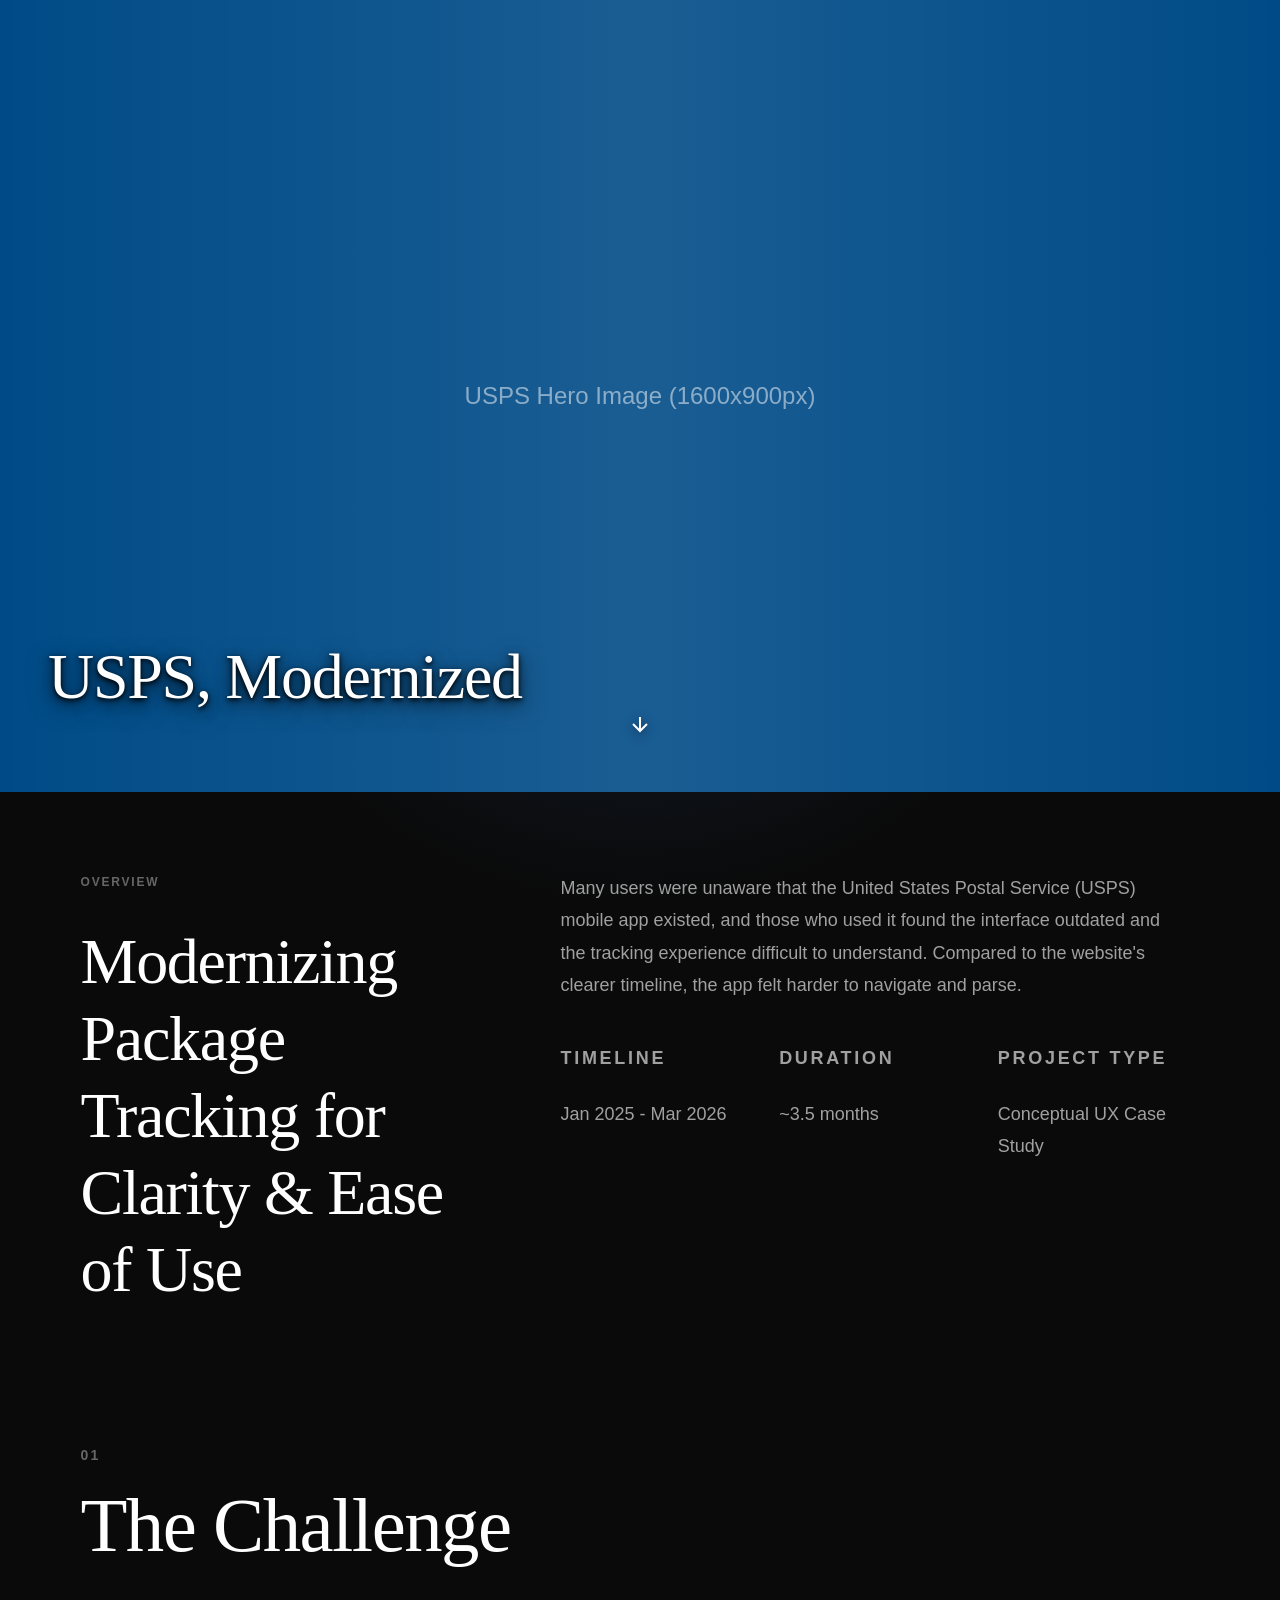
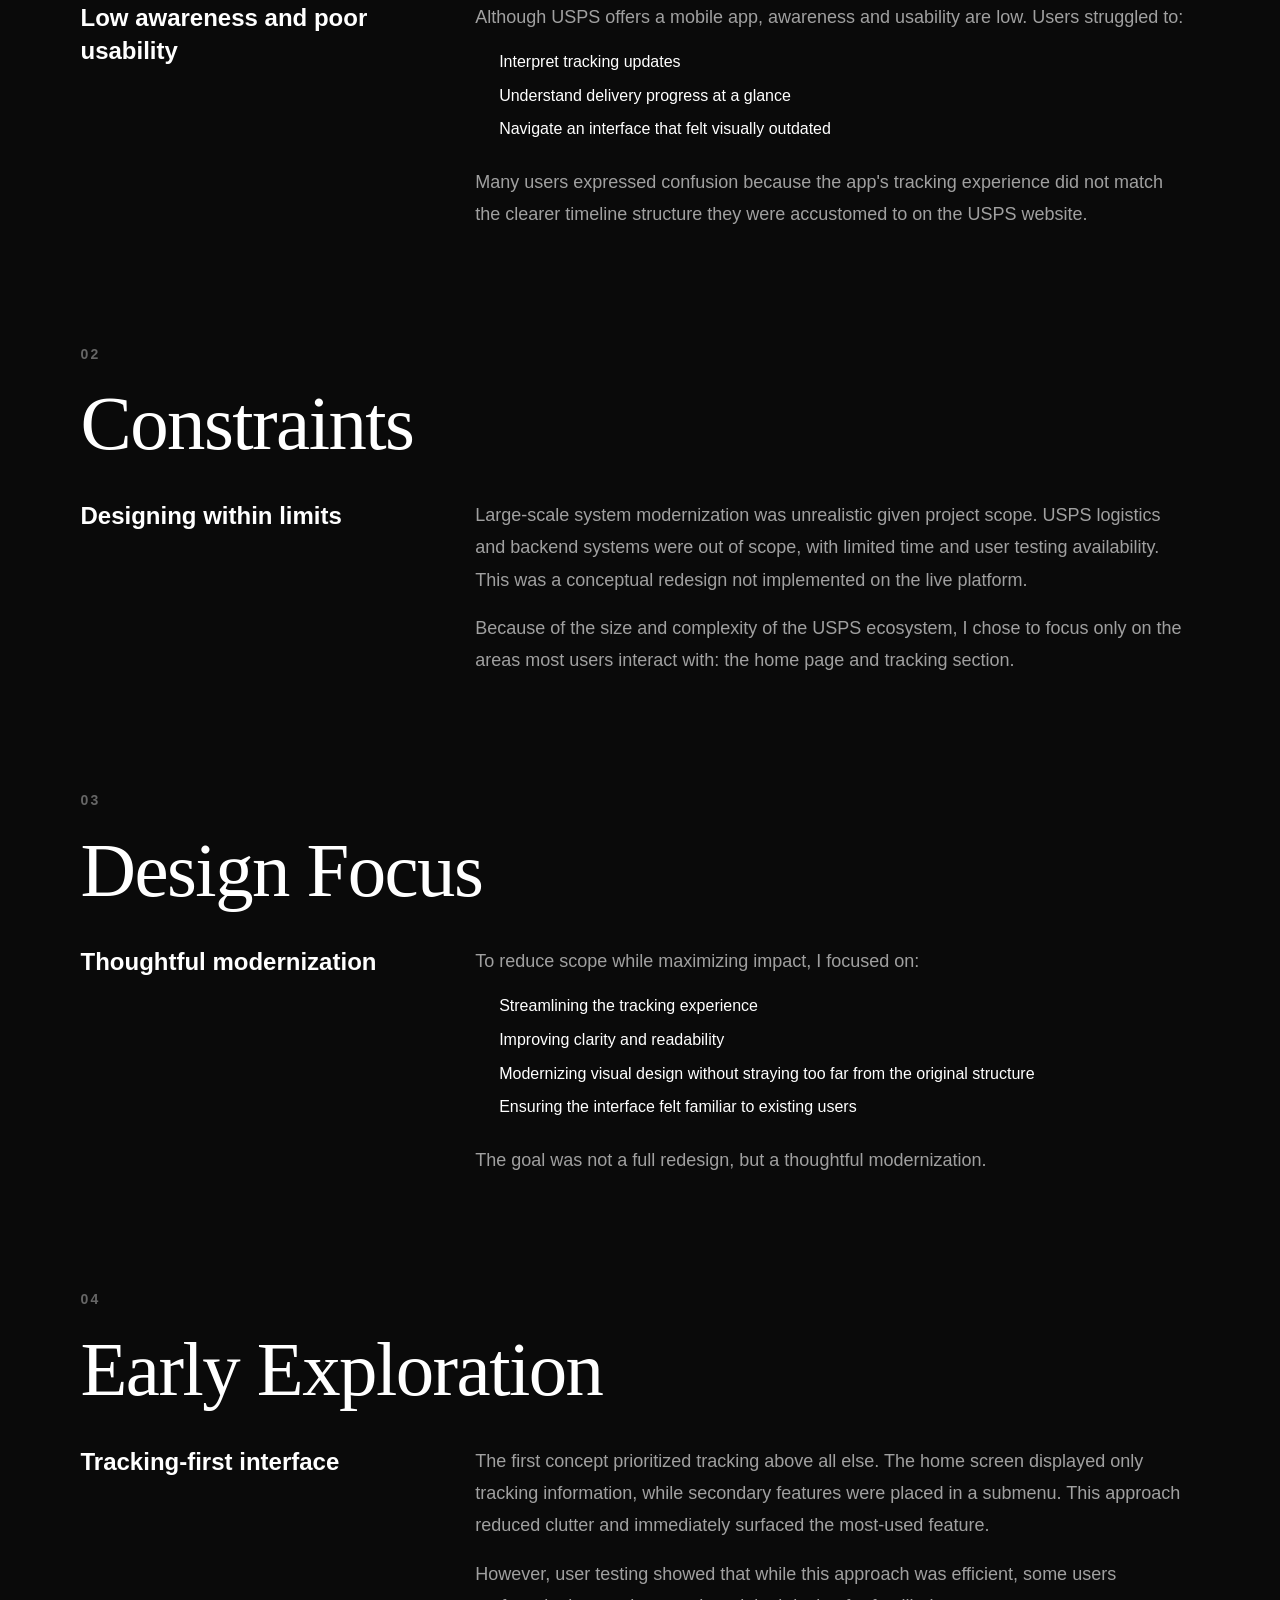
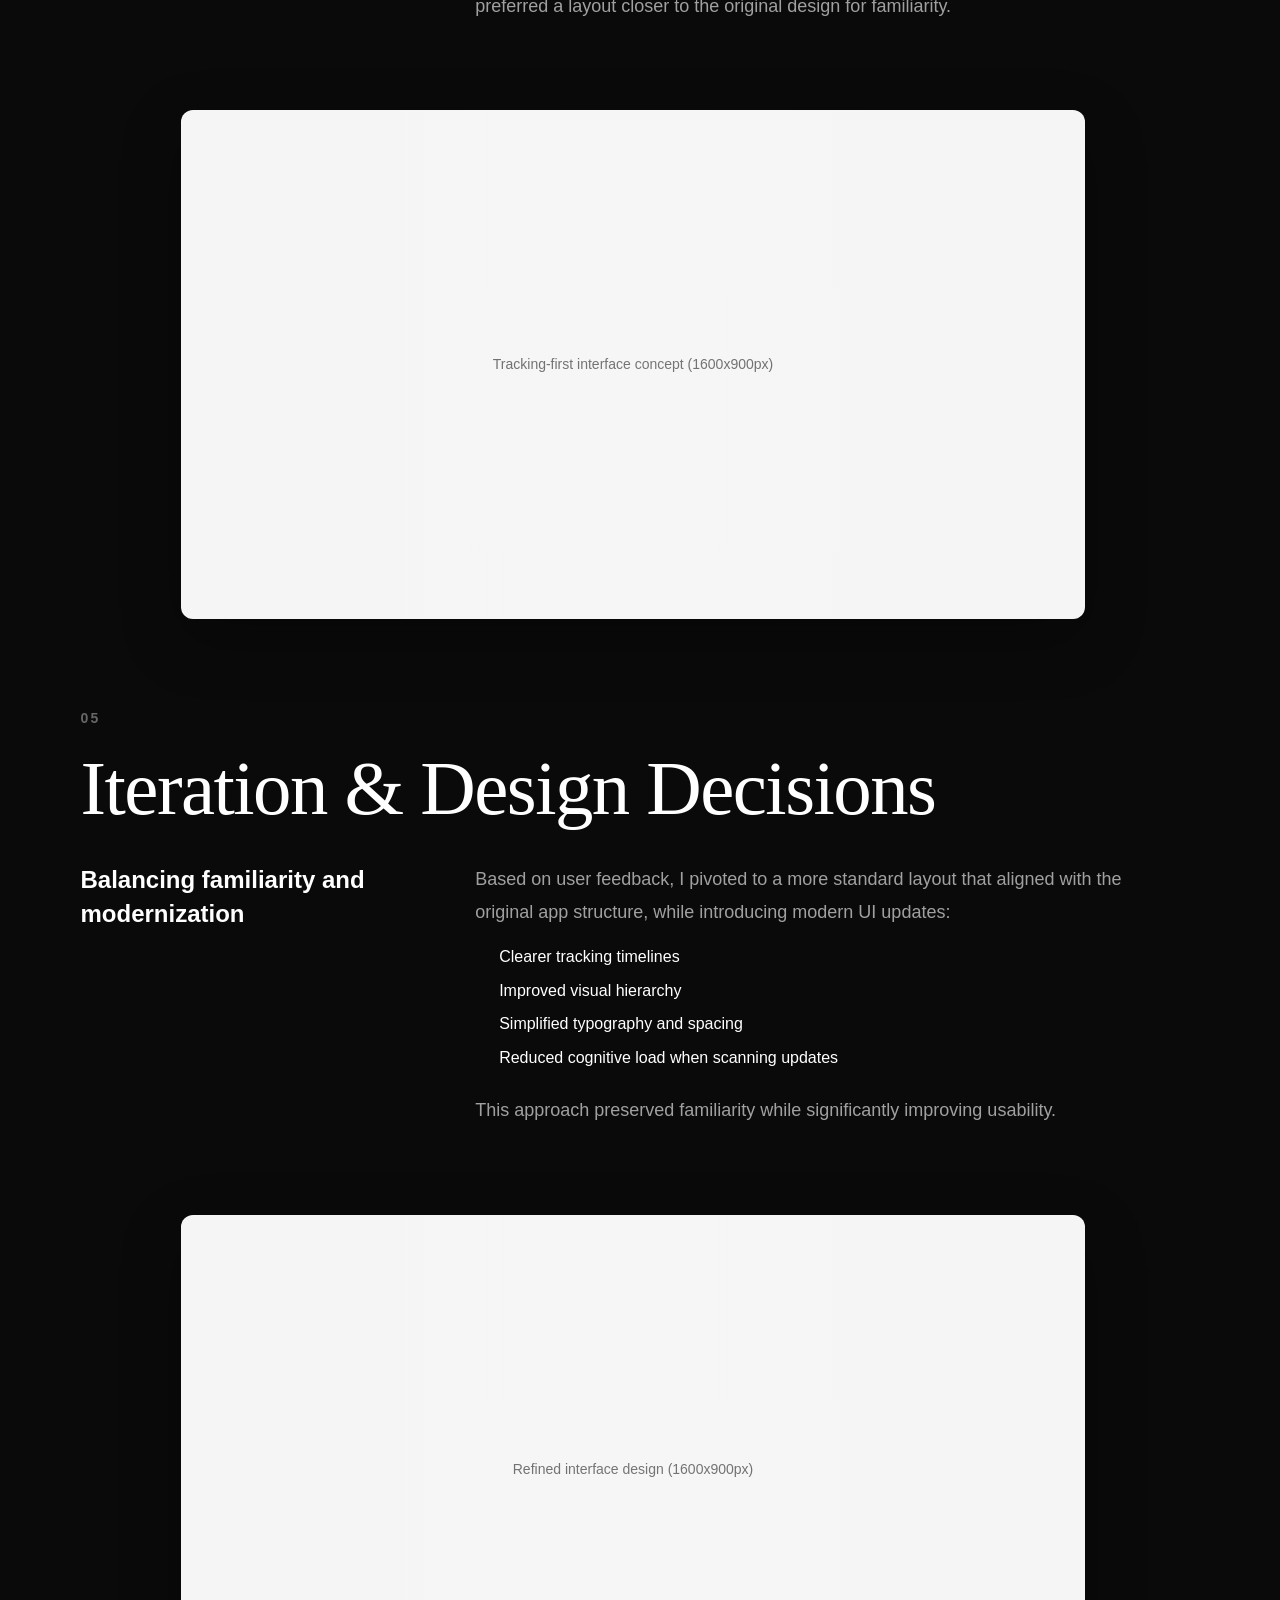
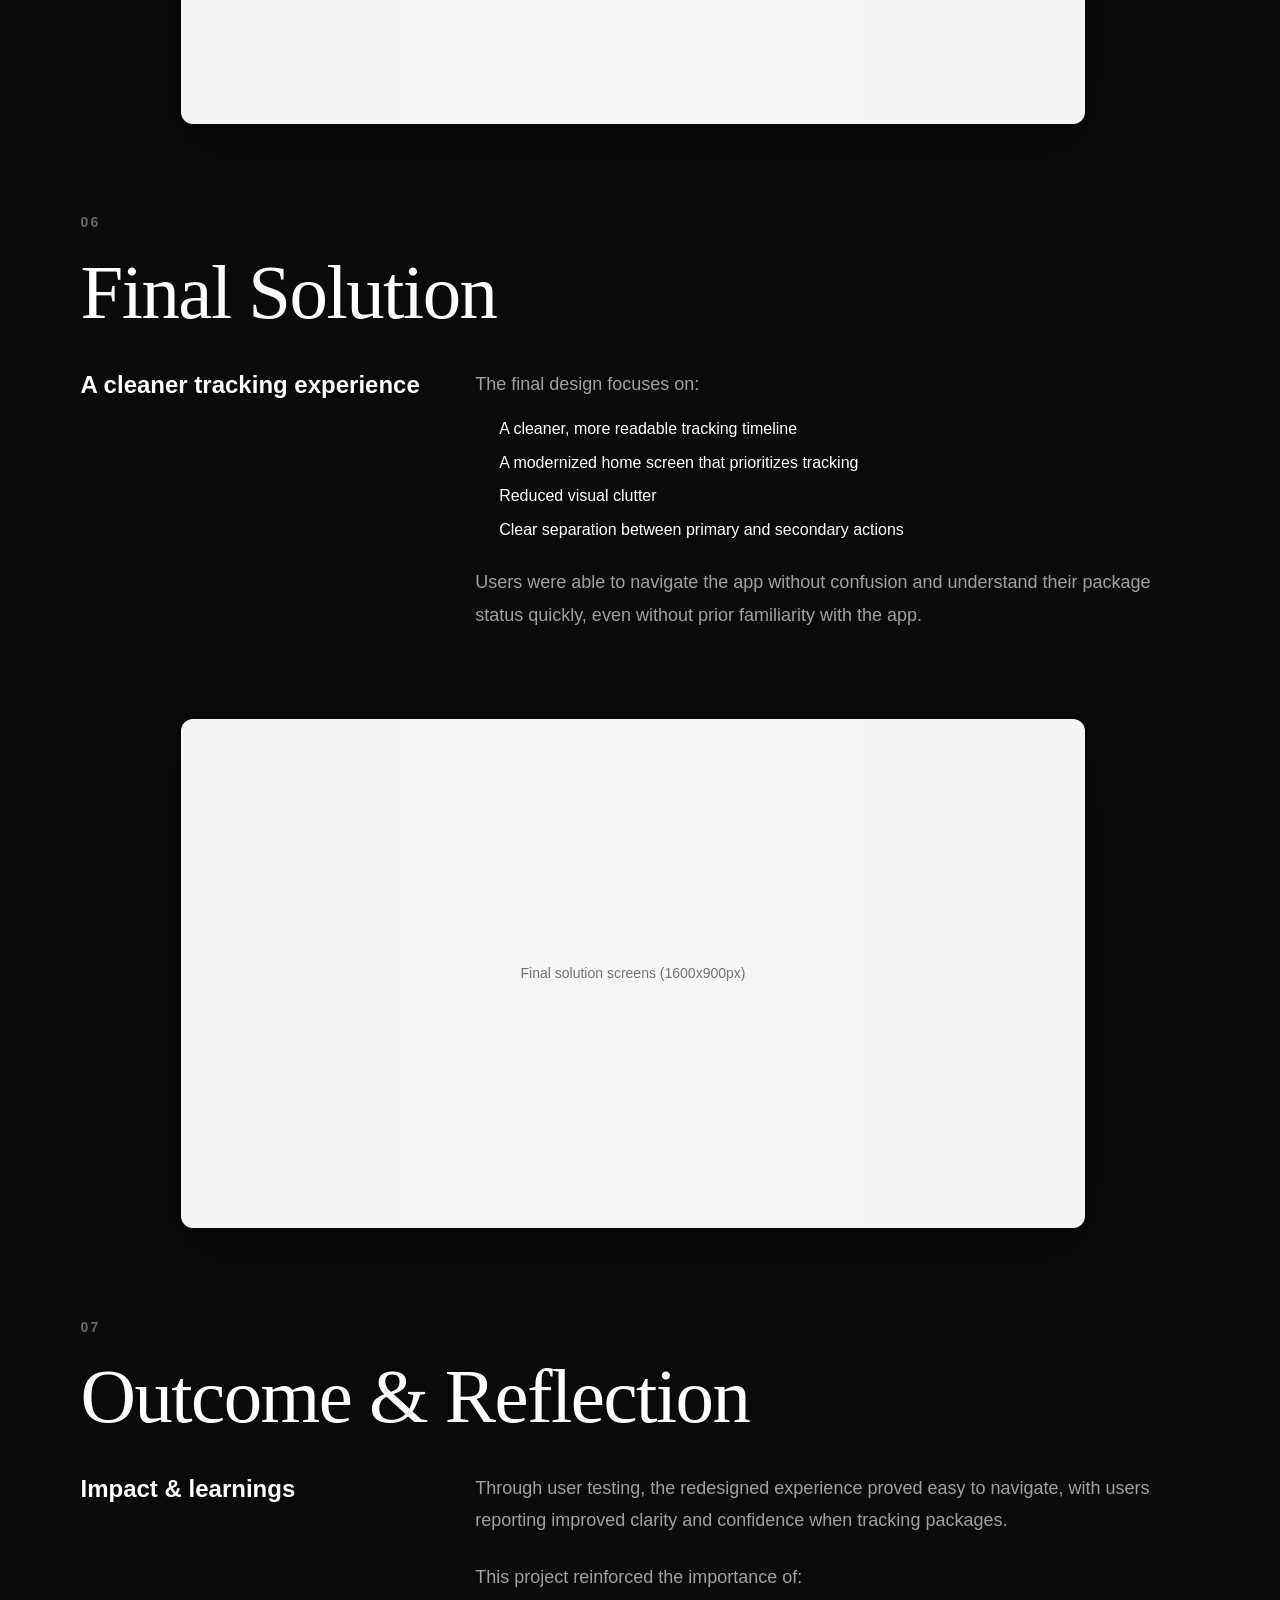
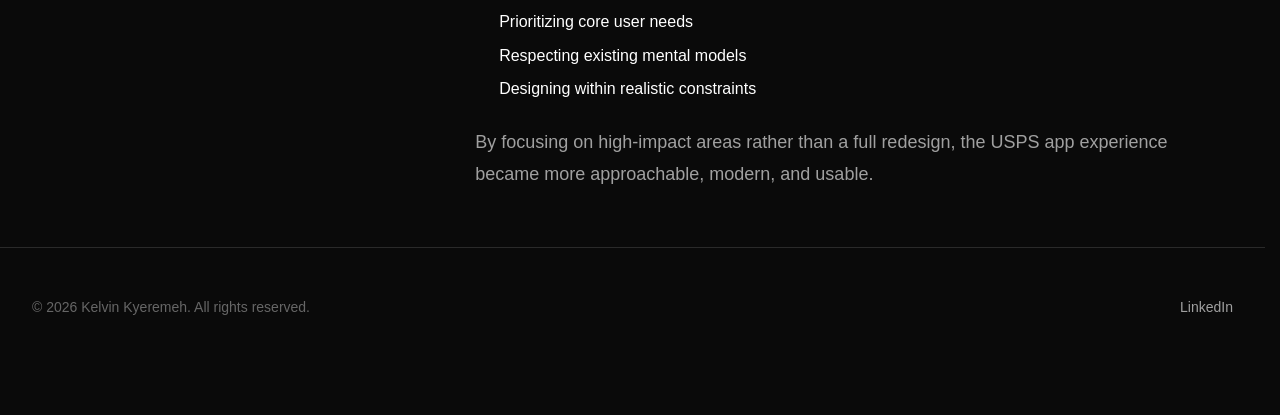
<file: usps-redesign.html>
<!DOCTYPE html>
<html lang="en">
<head>
    <meta charset="UTF-8">
    <meta name="viewport" content="width=device-width, initial-scale=1.0">
    <title>USPS, Modernized - Kelvin Kyeremeh</title>
    <meta name="description" content="Case study: Modernizing Package Tracking for Clarity & Ease of Use">
    <link rel="stylesheet" href="../css/styles.css">
</head>
<body class="case-study-page" data-hero-color="#004B87">
    <!-- Page Transition Overlay -->
    <div class="page-transition-overlay"></div>

    <!-- Case Study Navigation -->
    <nav class="case-nav">
        <a href="../index.html" class="back-home">
            <svg width="20" height="20" viewBox="0 0 24 24" fill="none" stroke="currentColor" stroke-width="2">
                <path d="M19 12H5M12 19l-7-7 7-7"/>
            </svg>
            BACK HOME
        </a>
        <a href="../about.html" class="case-nav-about">ABOUT</a>
    </nav>

    <!-- Hero Section -->
    <section class="case-hero-fullscreen" style="background: #004B87;">
        <div class="image-placeholder" style="width: 100%; height: 100%; display: flex; align-items: center; justify-content: center; color: rgba(255, 255, 255, 0.5); font-size: 1.5rem;">
            USPS Hero Image (1600x900px)
        </div>
        <h1 class="pinterest-hero-title">USPS, Modernized</h1>
        <div class="hero-scroll-arrow">
            <svg class="arrow-down" width="24" height="24" viewBox="0 0 24 24" fill="none" stroke="currentColor" stroke-width="2">
                <path d="M12 5v14M19 12l-7 7-7-7"/>
            </svg>
        </div>
    </section>

    <!-- Overview Section -->
    <section class="case-about-section">
        <div class="case-container">
            <div class="case-about-grid">
                <div class="case-about-left">
                    <p class="case-label">OVERVIEW</p>
                    <h2 class="case-section-title">Modernizing Package Tracking for Clarity & Ease of Use</h2>
                </div>
                <div class="case-about-right">
                    <p>Many users were unaware that the United States Postal Service (USPS) mobile app existed, and those who used it found the interface outdated and the tracking experience difficult to understand. Compared to the website's clearer timeline, the app felt harder to navigate and parse.</p>
                    
                    <div class="case-meta-grid">
                        <div class="case-meta-item">
                            <p class="case-meta-label">TIMELINE</p>
                            <p class="case-meta-value">Jan 2025 - Mar 2026</p>
                        </div>
                        <div class="case-meta-item">
                            <p class="case-meta-label">DURATION</p>
                            <p class="case-meta-value">~3.5 months</p>
                        </div>
                        <div class="case-meta-item">
                            <p class="case-meta-label">PROJECT TYPE</p>
                            <p class="case-meta-value">Conceptual UX Case Study</p>
                        </div>
                    </div>
                </div>
            </div>
        </div>
    </section>

    <!-- Challenge Section -->
    <section class="case-process-section">
        <div class="case-container">
            <div class="case-process-header">
                <p class="case-number">01</p>
                <h2 class="case-section-title-large">The Challenge</h2>
            </div>
            <div class="case-two-col">
                <div>
                    <h3 class="case-subsection-title">Low awareness and poor usability</h3>
                </div>
                <div>
                    <p>Although USPS offers a mobile app, awareness and usability are low. Users struggled to:</p>
                    <ul style="margin-top: 1rem; padding-left: 1.5rem;">
                        <li style="margin-bottom: 0.5rem;">Interpret tracking updates</li>
                        <li style="margin-bottom: 0.5rem;">Understand delivery progress at a glance</li>
                        <li>Navigate an interface that felt visually outdated</li>
                    </ul>
                    <p style="margin-top: 1.5rem;">Many users expressed confusion because the app's tracking experience did not match the clearer timeline structure they were accustomed to on the USPS website.</p>
                </div>
            </div>
        </div>
    </section>

    <!-- Constraints Section -->
    <section class="case-process-section">
        <div class="case-container">
            <div class="case-process-header">
                <p class="case-number">02</p>
                <h2 class="case-section-title-large">Constraints</h2>
            </div>
            <div class="case-two-col">
                <div>
                    <h3 class="case-subsection-title">Designing within limits</h3>
                </div>
                <div>
                    <p>Large-scale system modernization was unrealistic given project scope. USPS logistics and backend systems were out of scope, with limited time and user testing availability. This was a conceptual redesign not implemented on the live platform.</p>
                    <p style="margin-top: 1rem;">Because of the size and complexity of the USPS ecosystem, I chose to focus only on the areas most users interact with: the home page and tracking section.</p>
                </div>
            </div>
        </div>
    </section>

    <!-- Design Focus Section -->
    <section class="case-process-section">
        <div class="case-container">
            <div class="case-process-header">
                <p class="case-number">03</p>
                <h2 class="case-section-title-large">Design Focus</h2>
            </div>
            <div class="case-two-col">
                <div>
                    <h3 class="case-subsection-title">Thoughtful modernization</h3>
                </div>
                <div>
                    <p>To reduce scope while maximizing impact, I focused on:</p>
                    <ul style="margin-top: 1rem; padding-left: 1.5rem;">
                        <li style="margin-bottom: 0.5rem;">Streamlining the tracking experience</li>
                        <li style="margin-bottom: 0.5rem;">Improving clarity and readability</li>
                        <li style="margin-bottom: 0.5rem;">Modernizing visual design without straying too far from the original structure</li>
                        <li>Ensuring the interface felt familiar to existing users</li>
                    </ul>
                    <p style="margin-top: 1.5rem;">The goal was not a full redesign, but a thoughtful modernization.</p>
                </div>
            </div>
        </div>
    </section>

    <!-- Early Exploration Section -->
    <section class="case-process-section">
        <div class="case-container">
            <div class="case-process-header">
                <p class="case-number">04</p>
                <h2 class="case-section-title-large">Early Exploration</h2>
            </div>
            <div class="case-two-col">
                <div>
                    <h3 class="case-subsection-title">Tracking-first interface</h3>
                </div>
                <div>
                    <p>The first concept prioritized tracking above all else. The home screen displayed only tracking information, while secondary features were placed in a submenu. This approach reduced clutter and immediately surfaced the most-used feature.</p>
                    <p style="margin-top: 1rem;">However, user testing showed that while this approach was efficient, some users preferred a layout closer to the original design for familiarity.</p>
                </div>
            </div>
        </div>
    </section>

    <!-- Early Exploration Image -->
    <section class="case-image-section">
        <div class="case-container-wide">
            <div class="case-full-image">
                <div class="image-placeholder" style="background: #f5f5f5; aspect-ratio: 16/9;">
                    <span style="color: #666;">Tracking-first interface concept (1600x900px)</span>
                </div>
            </div>
        </div>
    </section>

    <!-- Iteration Section -->
    <section class="case-process-section">
        <div class="case-container">
            <div class="case-process-header">
                <p class="case-number">05</p>
                <h2 class="case-section-title-large">Iteration & Design Decisions</h2>
            </div>
            <div class="case-two-col">
                <div>
                    <h3 class="case-subsection-title">Balancing familiarity and modernization</h3>
                </div>
                <div>
                    <p>Based on user feedback, I pivoted to a more standard layout that aligned with the original app structure, while introducing modern UI updates:</p>
                    <ul style="margin-top: 1rem; padding-left: 1.5rem;">
                        <li style="margin-bottom: 0.5rem;">Clearer tracking timelines</li>
                        <li style="margin-bottom: 0.5rem;">Improved visual hierarchy</li>
                        <li style="margin-bottom: 0.5rem;">Simplified typography and spacing</li>
                        <li>Reduced cognitive load when scanning updates</li>
                    </ul>
                    <p style="margin-top: 1.5rem;">This approach preserved familiarity while significantly improving usability.</p>
                </div>
            </div>
        </div>
    </section>

    <!-- Iteration Image -->
    <section class="case-image-section">
        <div class="case-container-wide">
            <div class="case-full-image">
                <div class="image-placeholder" style="background: #f5f5f5; aspect-ratio: 16/9;">
                    <span style="color: #666;">Refined interface design (1600x900px)</span>
                </div>
            </div>
        </div>
    </section>

    <!-- Final Solution Section -->
    <section class="case-process-section">
        <div class="case-container">
            <div class="case-process-header">
                <p class="case-number">06</p>
                <h2 class="case-section-title-large">Final Solution</h2>
            </div>
            <div class="case-two-col">
                <div>
                    <h3 class="case-subsection-title">A cleaner tracking experience</h3>
                </div>
                <div>
                    <p>The final design focuses on:</p>
                    <ul style="margin-top: 1rem; padding-left: 1.5rem;">
                        <li style="margin-bottom: 0.5rem;">A cleaner, more readable tracking timeline</li>
                        <li style="margin-bottom: 0.5rem;">A modernized home screen that prioritizes tracking</li>
                        <li style="margin-bottom: 0.5rem;">Reduced visual clutter</li>
                        <li>Clear separation between primary and secondary actions</li>
                    </ul>
                    <p style="margin-top: 1.5rem;">Users were able to navigate the app without confusion and understand their package status quickly, even without prior familiarity with the app.</p>
                </div>
            </div>
        </div>
    </section>

    <!-- Final Screens -->
    <section class="case-image-section">
        <div class="case-container-wide">
            <div class="case-full-image">
                <div class="image-placeholder" style="background: #f5f5f5; aspect-ratio: 16/9;">
                    <span style="color: #666;">Final solution screens (1600x900px)</span>
                </div>
            </div>
        </div>
    </section>

    <!-- Outcome Section -->
    <section class="case-process-section">
        <div class="case-container">
            <div class="case-process-header">
                <p class="case-number">07</p>
                <h2 class="case-section-title-large">Outcome & Reflection</h2>
            </div>
            <div class="case-two-col">
                <div>
                    <h3 class="case-subsection-title">Impact & learnings</h3>
                </div>
                <div>
                    <p>Through user testing, the redesigned experience proved easy to navigate, with users reporting improved clarity and confidence when tracking packages.</p>
                    <p style="margin-top: 1.5rem;">This project reinforced the importance of:</p>
                    <ul style="margin-top: 1rem; padding-left: 1.5rem;">
                        <li style="margin-bottom: 0.5rem;">Prioritizing core user needs</li>
                        <li style="margin-bottom: 0.5rem;">Respecting existing mental models</li>
                        <li>Designing within realistic constraints</li>
                    </ul>
                    <p style="margin-top: 1.5rem;">By focusing on high-impact areas rather than a full redesign, the USPS app experience became more approachable, modern, and usable.</p>
                </div>
            </div>
        </div>
    </section>

    <!-- Footer -->
    <footer class="footer">
        <div class="container">
            <div class="footer-content">
                <p>&copy; 2026 Kelvin Kyeremeh. All rights reserved.</p>
                <div class="footer-links">
                    <a href="https://www.linkedin.com/in/kelvin-kyeremeh-b61089263" target="_blank">LinkedIn</a>
                </div>
            </div>
        </div>
    </footer>

    <!-- Custom Cursor -->

    <script src="../js/script.js"></script>
</body>
</html>
</file>
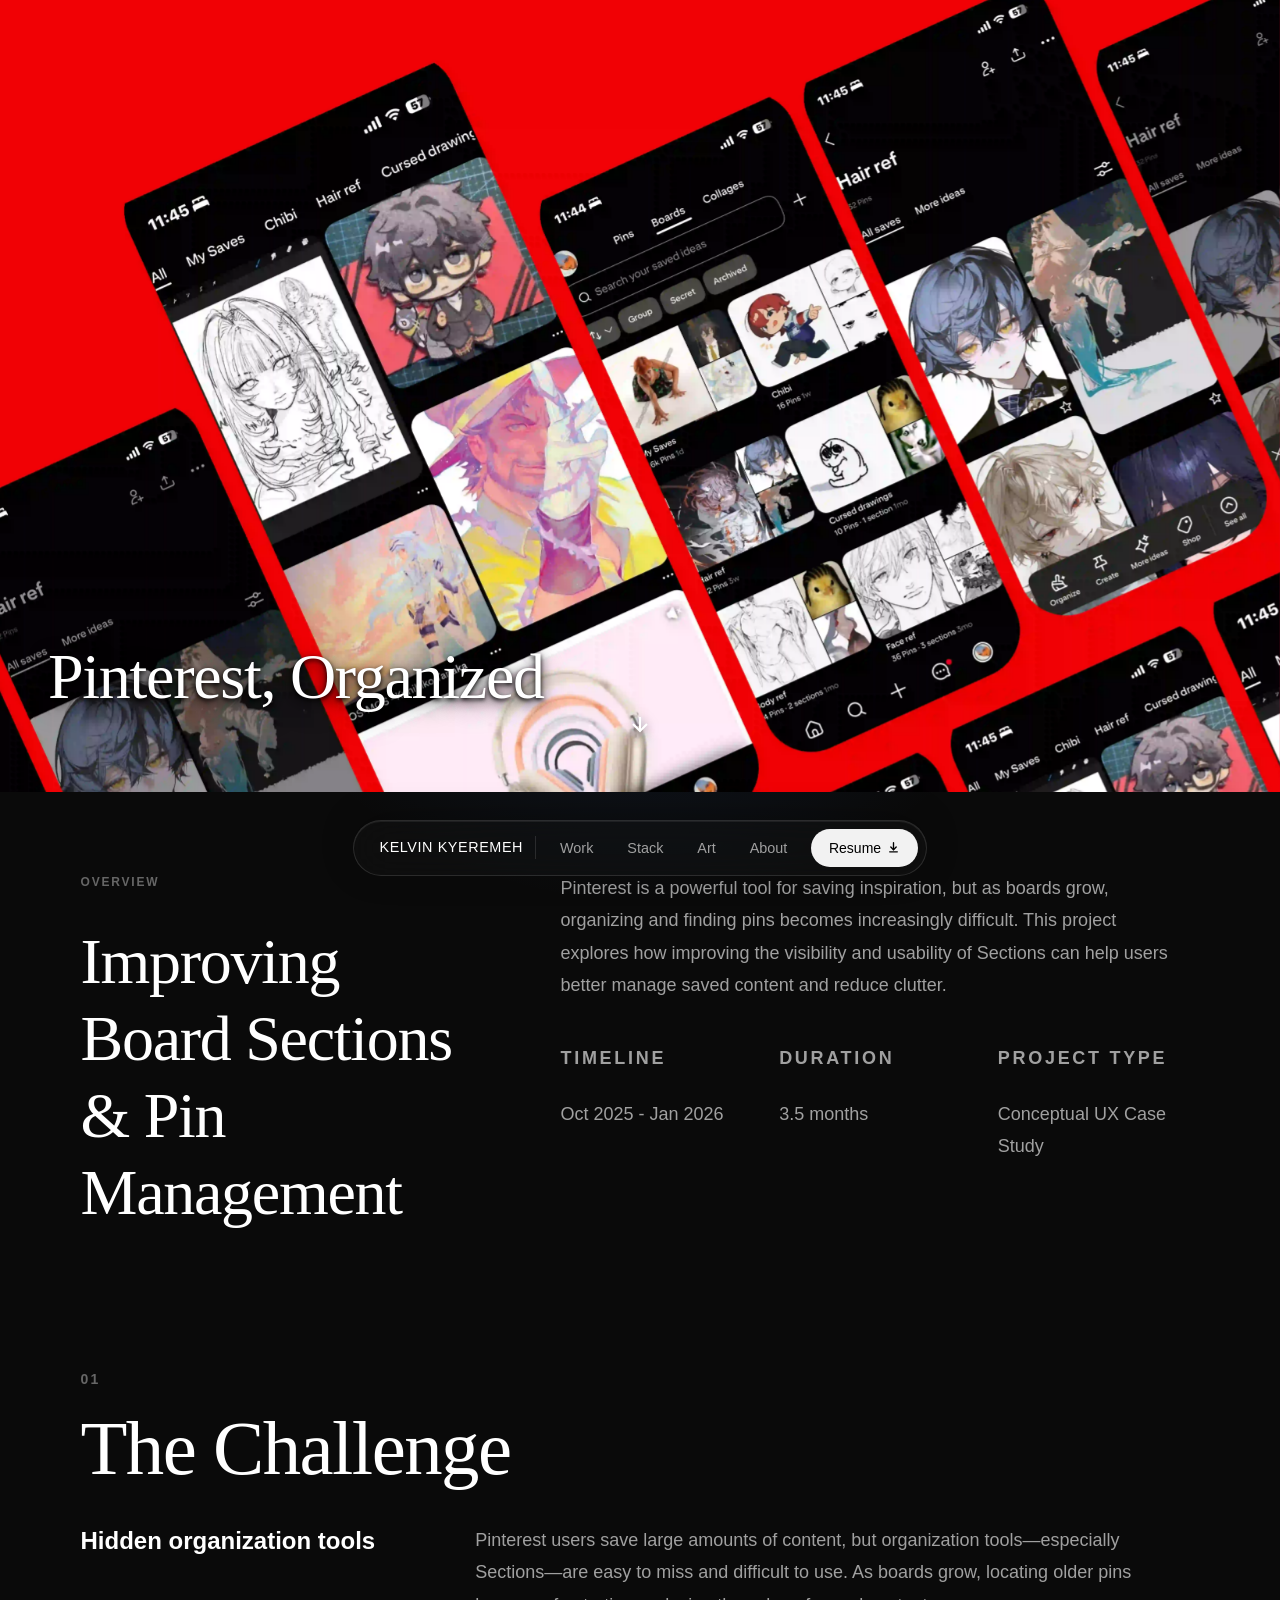
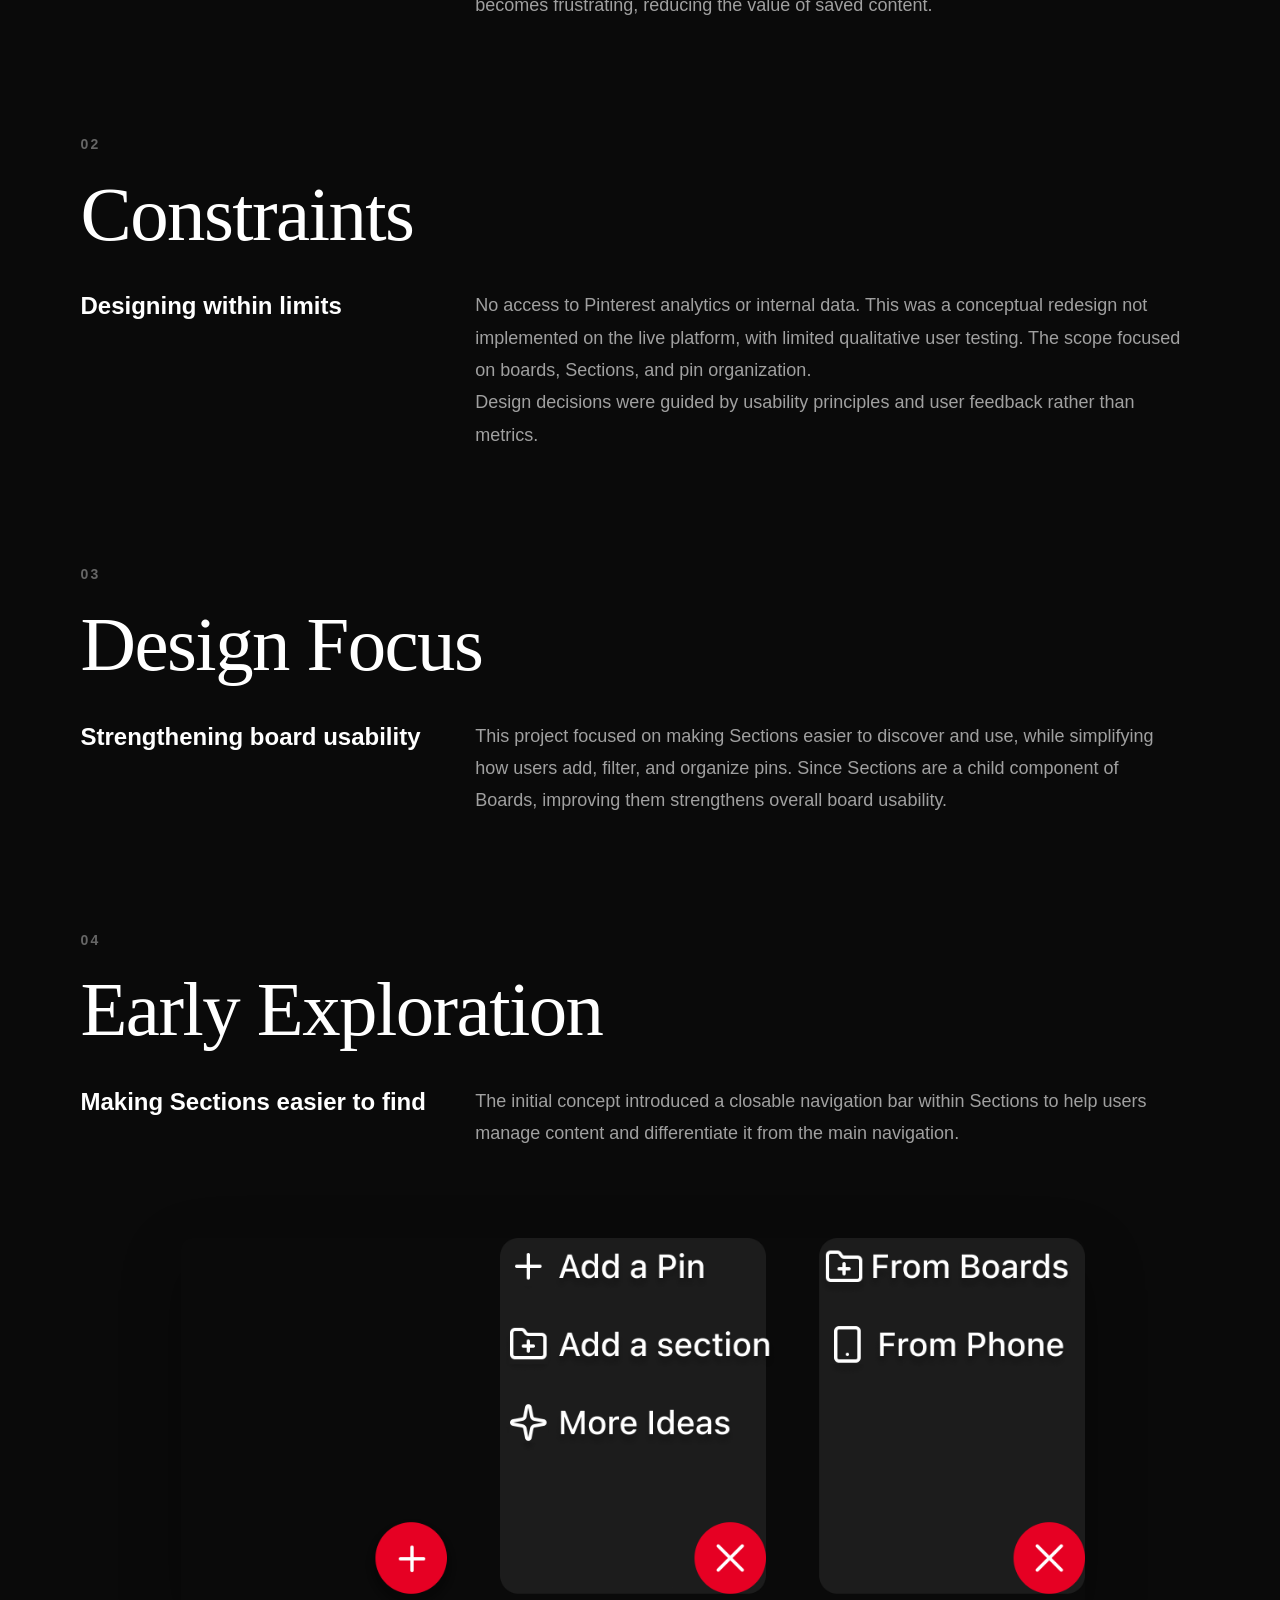
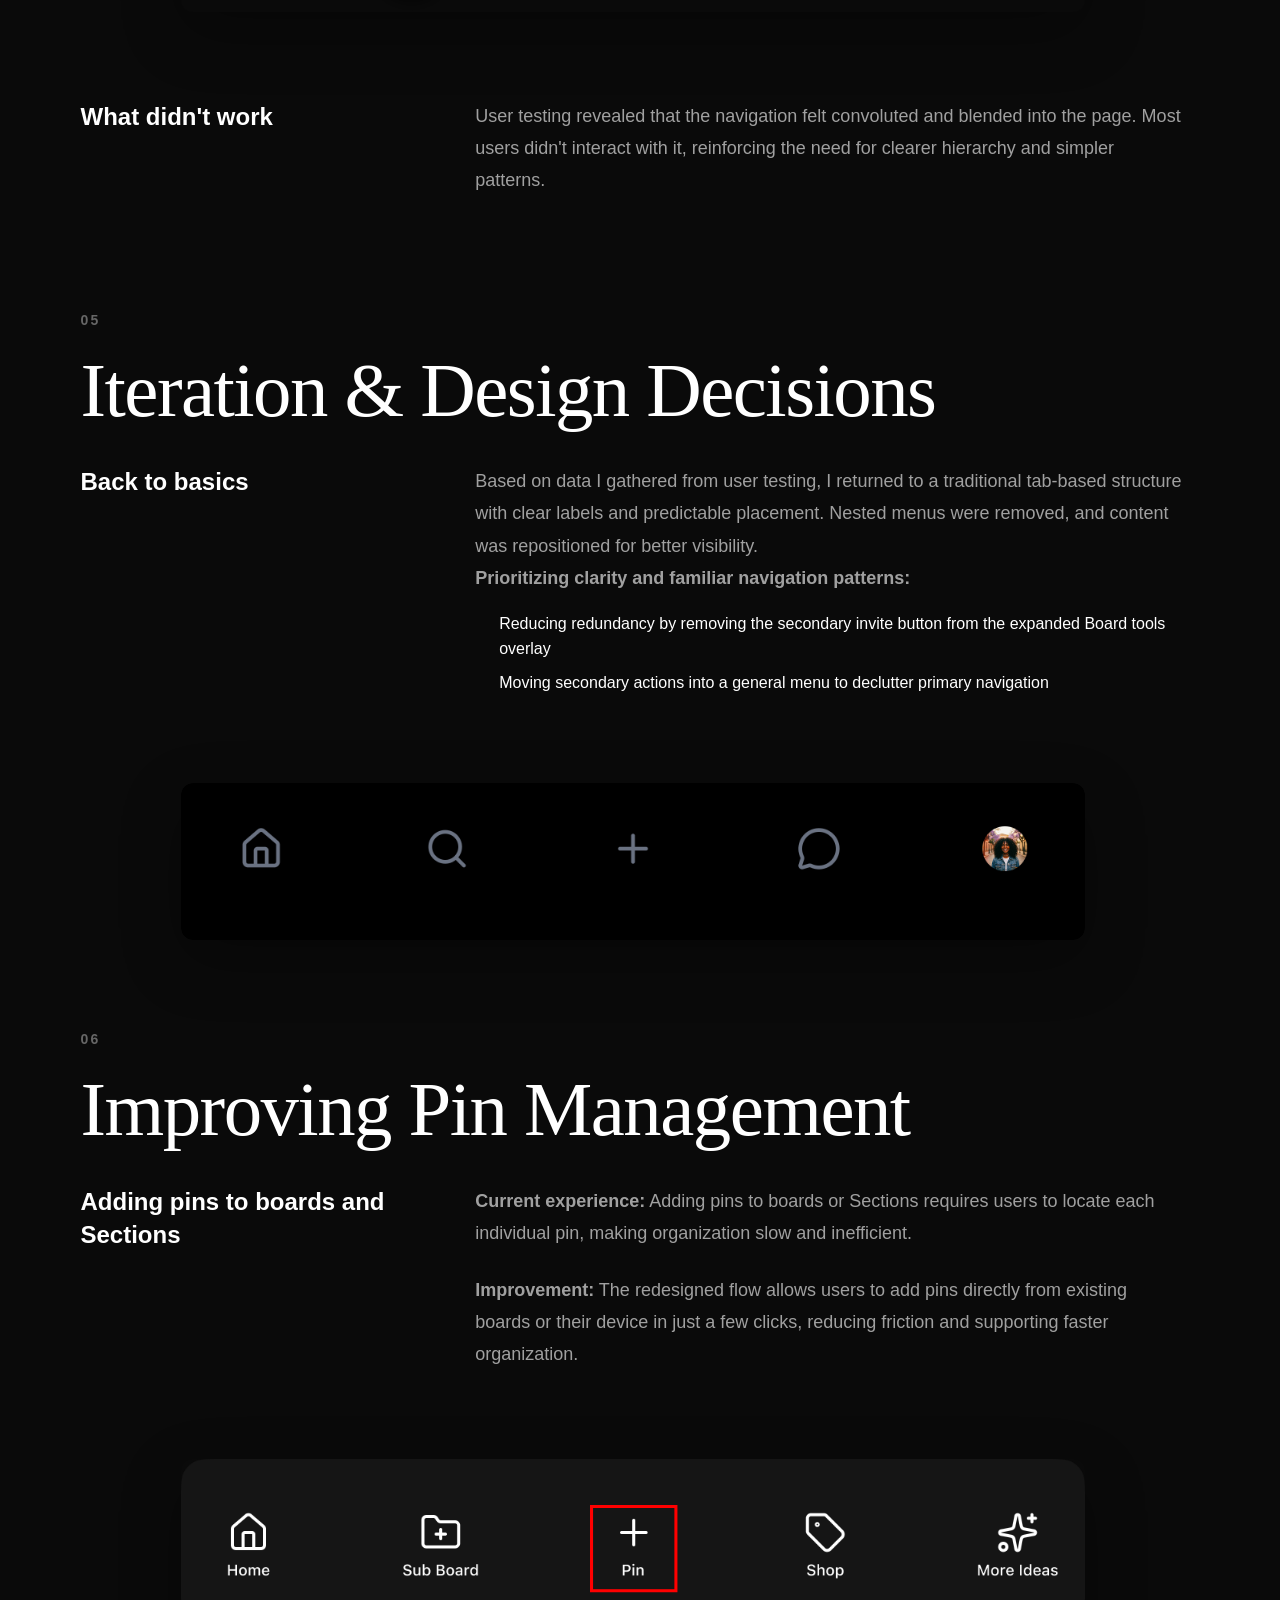
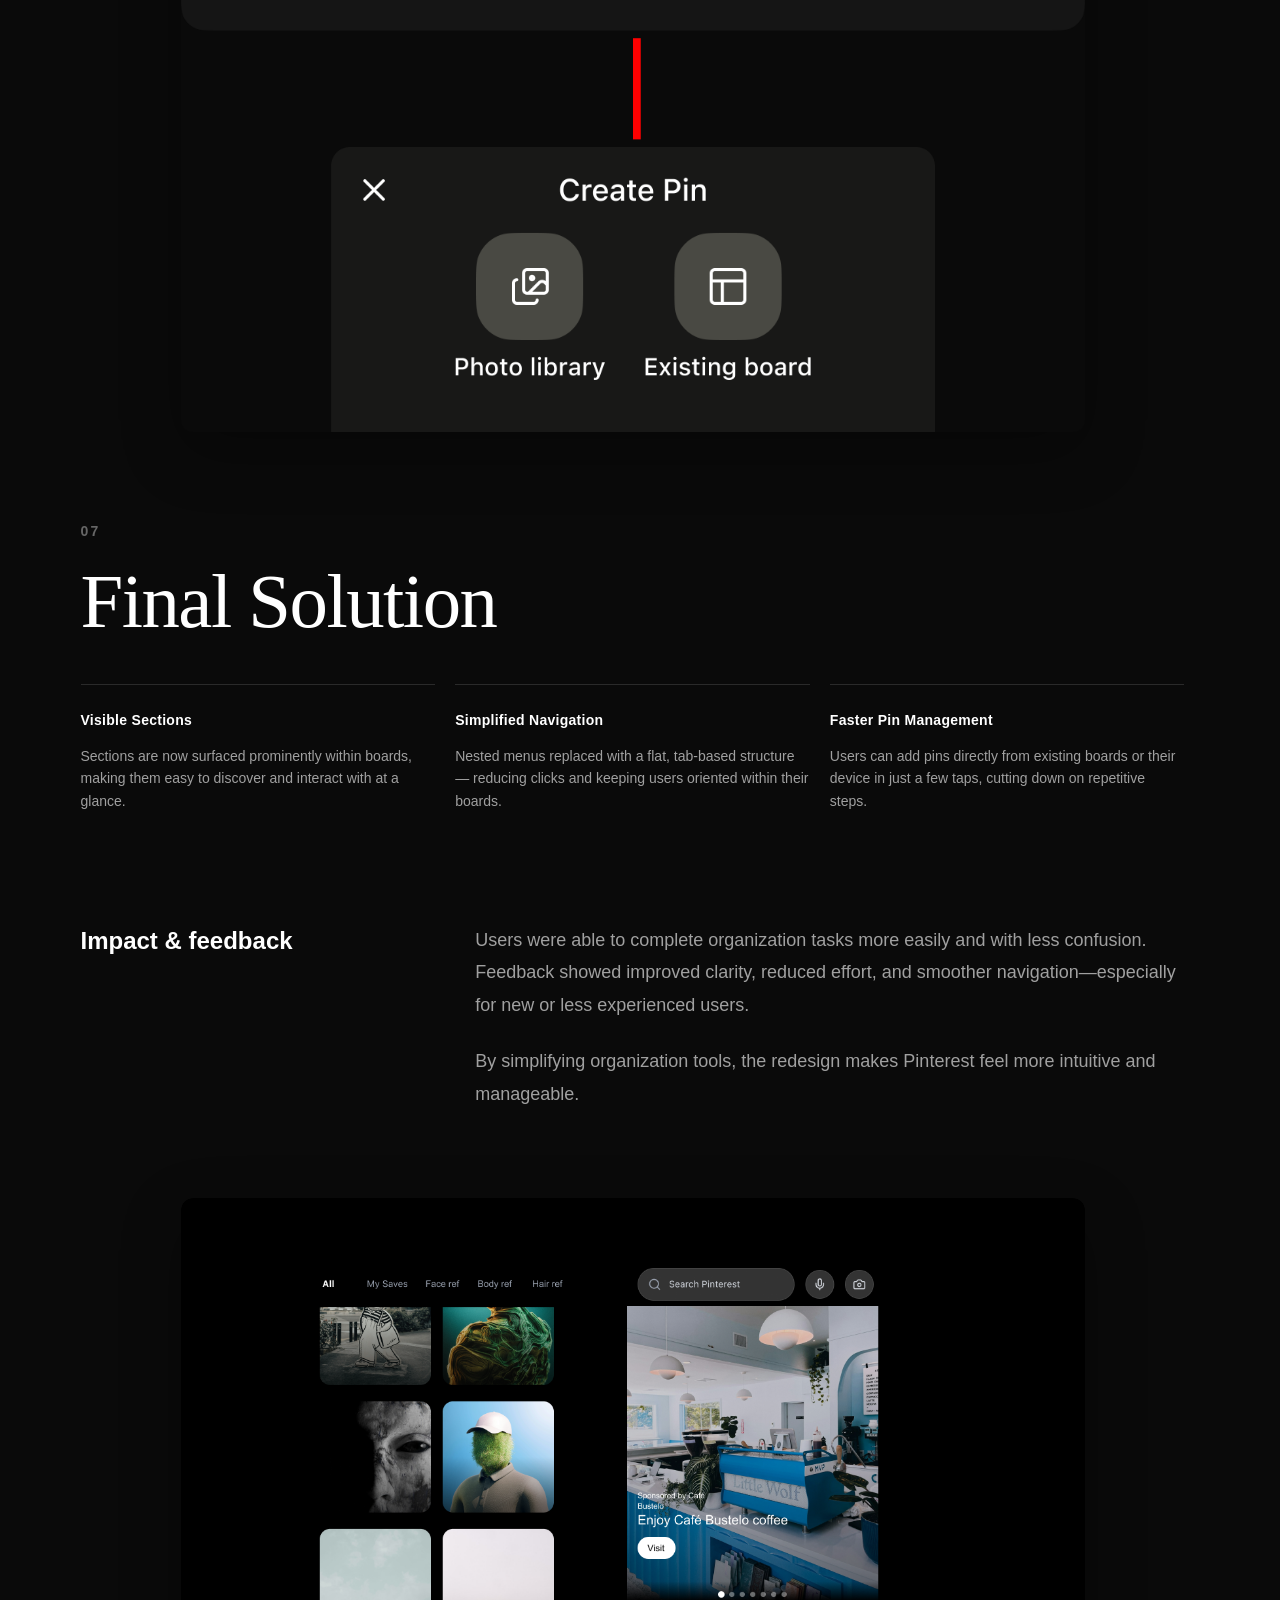
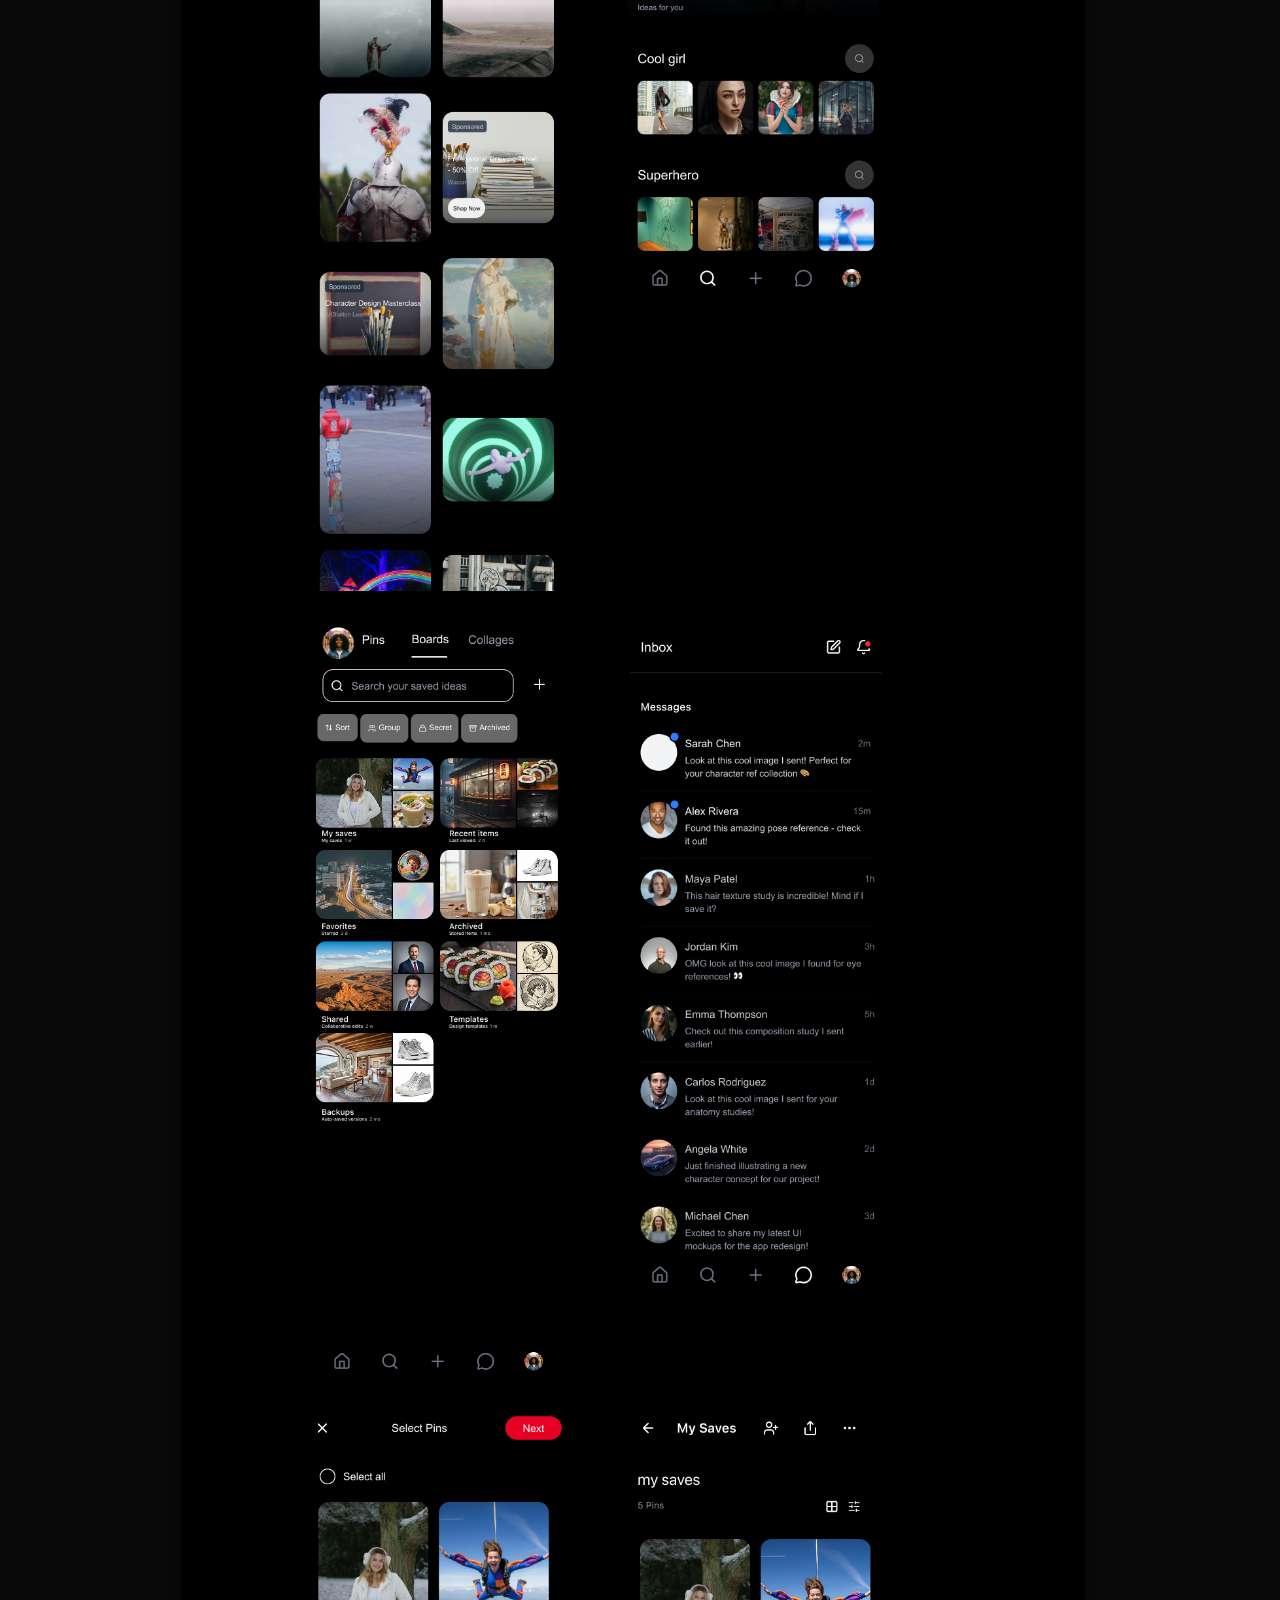
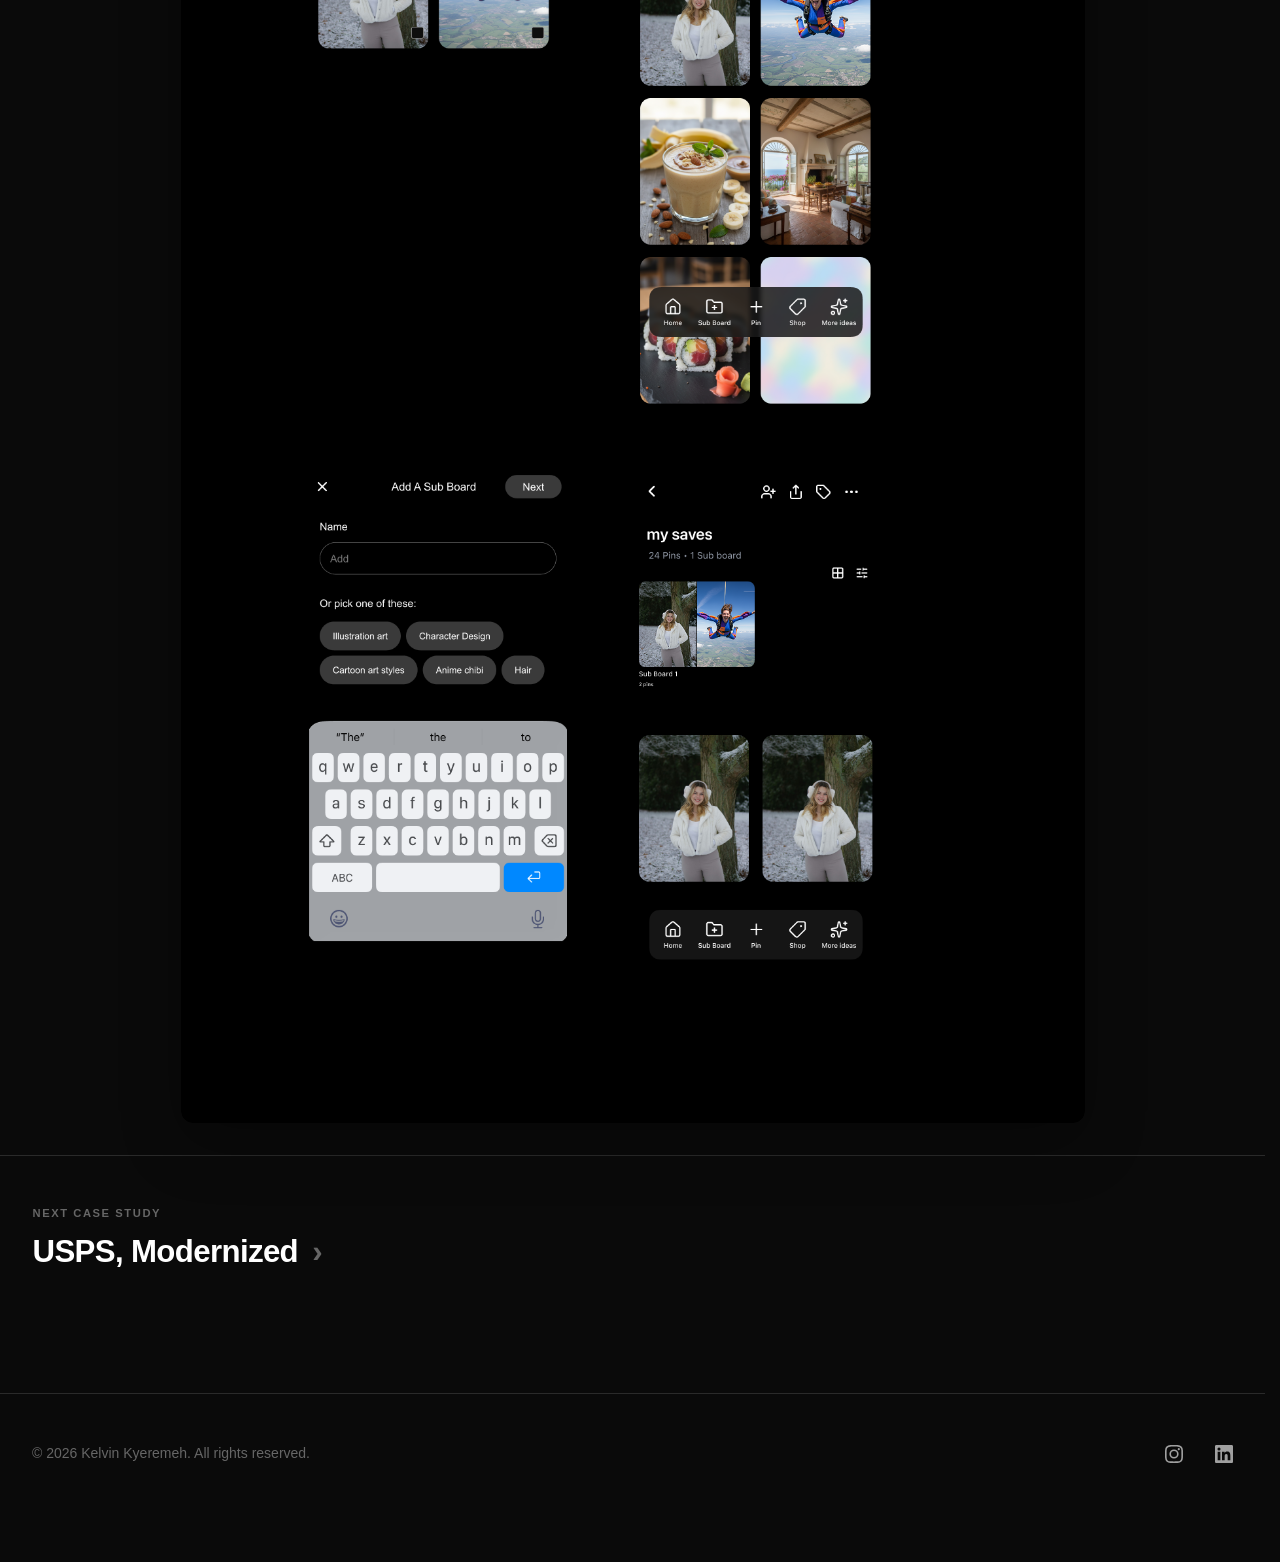
<file: case-studies/pinterest-redesign.html>
<!DOCTYPE html>
<html lang="en">
<head>
    <meta charset="UTF-8">
    <meta name="viewport" content="width=device-width, initial-scale=1.0">
    <title>Pinterest, Organized - Kelvin Kyeremeh</title>
    <meta name="description" content="Case study: Improving Board Sections & Pin Management">
    <link rel="stylesheet" href="../css/styles.css">
</head>
<body class="case-study-page" data-hero-color="#E60023">
    <!-- Page Transition Overlay -->
    <div class="page-transition-overlay"></div>

    <!-- Navigation -->
    <nav class="nav">
        <div class="nav-container">
            <a href="../index.html" class="logo">
                <span>KELVIN KYEREMEH</span>
            </a>
            <ul class="nav-links">
                <li><a href="../index.html" class="nav-link">Work</a></li>
                <li><a href="../stack.html" class="nav-link">Stack</a></li>
                <li><a href="../art.html" class="nav-link">Art</a></li>
                <li><a href="../about.html" class="nav-link">About</a></li>
            </ul>
            <div class="nav-actions">
                <a href="../kelvin-kyeremeh-resume.pdf" download class="resume-btn">
                    Resume <svg xmlns="http://www.w3.org/2000/svg" width="13" height="13" viewBox="0 0 24 24" fill="none" stroke="currentColor" stroke-width="2.5" stroke-linecap="round" stroke-linejoin="round"><path d="M12 3v13"/><path d="M7 11l5 5 5-5"/><path d="M5 20h14"/></svg>
                </a>
            </div>
            <button class="menu-toggle" aria-label="Toggle menu">
                <span></span>
                <span></span>
                <span></span>
            </button>
        </div>
        <div class="mobile-menu">
            <button class="mobile-menu-close" aria-label="Close menu">
                <svg xmlns="http://www.w3.org/2000/svg" width="20" height="20" viewBox="0 0 24 24" fill="none" stroke="currentColor" stroke-width="2.5" stroke-linecap="round"><line x1="18" y1="6" x2="6" y2="18"/><line x1="6" y1="6" x2="18" y2="18"/></svg>
            </button>
            <ul class="mobile-menu-links">
                <li><a href="../index.html" class="mobile-nav-link">Work</a></li>
                <li><a href="../stack.html" class="mobile-nav-link">Stack</a></li>
                <li><a href="../art.html" class="mobile-nav-link">Art</a></li>
                <li><a href="../about.html" class="mobile-nav-link">About</a></li>
                <li><a href="../kelvin-kyeremeh-resume.pdf" download class="mobile-nav-link">Resume</a></li>
            </ul>
        </div>
    </nav>

    <!-- Hero Section -->
    <section class="case-hero-fullscreen">
        <img src="../images/pinterest-hero.webp" alt="Pinterest Organized" class="hero-bg-image">
        <h1 class="pinterest-hero-title">Pinterest, Organized</h1>
        <div class="hero-scroll-arrow">
            <svg class="arrow-down" width="24" height="24" viewBox="0 0 24 24" fill="none" stroke="currentColor" stroke-width="2"><path d="M12 5v14M19 12l-7 7-7-7"/></svg>
        </div>
    </section>

    <!-- Overview Section -->
    <section class="case-about-section fade-up">
        <div class="case-container">
            <div class="case-about-grid">
                <div class="case-about-left">
                    <p class="case-label">OVERVIEW</p>
                    <h2 class="case-section-title">Improving Board Sections & Pin Management</h2>
                </div>
                <div class="case-about-right">
                    <p>Pinterest is a powerful tool for saving inspiration, but as boards grow, organizing and finding pins becomes increasingly difficult. This project explores how improving the visibility and usability of Sections can help users better manage saved content and reduce clutter.</p>

                    <div class="case-meta-grid">
                        <div class="case-meta-item">
                            <p class="case-meta-label">TIMELINE</p>
                            <p class="case-meta-value">Oct 2025 - Jan 2026</p>
                        </div>
                        <div class="case-meta-item">
                            <p class="case-meta-label">DURATION</p>
                            <p class="case-meta-value">3.5 months</p>
                        </div>
                        <div class="case-meta-item">
                            <p class="case-meta-label">PROJECT TYPE</p>
                            <p class="case-meta-value">Conceptual UX Case Study</p>
                        </div>
                    </div>
                </div>
            </div>
        </div>
    </section>

    <!-- Challenge Section -->
    <section class="case-process-section fade-up">
        <div class="case-container">
            <div class="case-process-header">
                <p class="case-number">01</p>
                <h2 class="case-section-title-large">The Challenge</h2>
            </div>
            <div class="case-two-col">
                <div>
                    <h3 class="case-subsection-title">Hidden organization tools</h3>
                </div>
                <div>
                    <p>Pinterest users save large amounts of content, but organization tools—especially Sections—are easy to miss and difficult to use. As boards grow, locating older pins becomes frustrating, reducing the value of saved content.</p>
                </div>
            </div>
        </div>
    </section>

    <!-- Constraints Section -->
    <section class="case-process-section fade-up">
        <div class="case-container">
            <div class="case-process-header">
                <p class="case-number">02</p>
                <h2 class="case-section-title-large">Constraints</h2>
            </div>
            <div class="case-two-col">
                <div>
                    <h3 class="case-subsection-title">Designing within limits</h3>
                </div>
                <div>
                    <p>No access to Pinterest analytics or internal data. This was a conceptual redesign not implemented on the live platform, with limited qualitative user testing. The scope focused on boards, Sections, and pin organization.</p>
                    <p>Design decisions were guided by usability principles and user feedback rather than metrics.</p>
                </div>
            </div>
        </div>
    </section>

    <!-- Design Focus Section -->
    <section class="case-process-section fade-up">
        <div class="case-container">
            <div class="case-process-header">
                <p class="case-number">03</p>
                <h2 class="case-section-title-large">Design Focus</h2>
            </div>
            <div class="case-two-col">
                <div>
                    <h3 class="case-subsection-title">Strengthening board usability</h3>
                </div>
                <div>
                    <p>This project focused on making Sections easier to discover and use, while simplifying how users add, filter, and organize pins. Since Sections are a child component of Boards, improving them strengthens overall board usability.</p>
                </div>
            </div>
        </div>
    </section>

    <!-- Early Exploration Section -->
    <section class="case-process-section fade-up">
        <div class="case-container">
            <div class="case-process-header">
                <p class="case-number">04</p>
                <h2 class="case-section-title-large">Early Exploration</h2>
            </div>
            <div class="case-two-col">
                <div>
                    <h3 class="case-subsection-title">Making Sections easier to find</h3>
                </div>
                <div>
                    <p>The initial concept introduced a closable navigation bar within Sections to help users manage content and differentiate it from the main navigation.</p>
                </div>
            </div>
        </div>
    </section>

    <!-- Early Exploration Image -->
    <section class="case-image-section">
        <div class="case-container-wide">
            <div class="case-full-image">
                <img src="../images/Sections.png" alt="Sections design exploration" style="width: 100%; display: block; border-radius: 12px;">
            </div>
        </div>
    </section>

    <!-- What Didn't Work -->
    <section class="case-process-section fade-up">
        <div class="case-container">
            <div class="case-two-col">
                <div>
                    <h3 class="case-subsection-title">What didn't work</h3>
                </div>
                <div>
                    <p>User testing revealed that the navigation felt convoluted and blended into the page. Most users didn't interact with it, reinforcing the need for clearer hierarchy and simpler patterns.</p>
                </div>
            </div>
        </div>
    </section>

    <!-- Iteration Section -->
    <section class="case-process-section fade-up">
        <div class="case-container">
            <div class="case-process-header">
                <p class="case-number">05</p>
                <h2 class="case-section-title-large">Iteration & Design Decisions</h2>
            </div>
            <div class="case-two-col">
                <div>
                    <h3 class="case-subsection-title">Back to basics</h3>
                </div>
                <div>
                    <p>Based on data I gathered from user testing, I returned to a traditional tab-based structure with clear labels and predictable placement. Nested menus were removed, and content was repositioned for better visibility.</p>
                    <p><strong>Prioritizing clarity and familiar navigation patterns:</strong></p>
                    <ul class="case-content-list">
                        <li>Reducing redundancy by removing the secondary invite button from the expanded Board tools overlay</li>
                        <li>Moving secondary actions into a general menu to declutter primary navigation</li>
                    </ul>
                </div>
            </div>
        </div>
    </section>

    <!-- Iteration Image -->
    <section class="case-image-section">
        <div class="case-container-wide">
            <div class="case-full-image">
                <img src="../images/Navbar.png" alt="Refined navbar design" style="width: 100%; display: block; border-radius: 12px;">
            </div>
        </div>
    </section>

    <!-- Pin Management Section -->
    <section class="case-process-section fade-up">
        <div class="case-container">
            <div class="case-process-header">
                <p class="case-number">06</p>
                <h2 class="case-section-title-large">Improving Pin Management</h2>
            </div>
            <div class="case-two-col">
                <div>
                    <h3 class="case-subsection-title">Adding pins to boards and Sections</h3>
                </div>
                <div>
                    <p><strong>Current experience:</strong> Adding pins to boards or Sections requires users to locate each individual pin, making organization slow and inefficient.</p>
                    <p class="case-paragraph-gap"><strong>Improvement:</strong> The redesigned flow allows users to add pins directly from existing boards or their device in just a few clicks, reducing friction and supporting faster organization.</p>
                </div>
            </div>
        </div>
    </section>

    <!-- Pin Management Image -->
    <section class="case-image-section">
        <div class="case-container-wide">
            <div class="case-full-image">
                <img src="../images/IMprovement.png" alt="Pin management improvement" style="width: 100%; display: block; border-radius: 12px;">
            </div>
        </div>
    </section>

    <!-- Final Solution Section -->
    <section class="case-process-section fade-up">
        <div class="case-container">
            <div class="case-process-header">
                <p class="case-number">07</p>
                <h2 class="case-section-title-large">Final Solution</h2>
            </div>
            <div class="case-solution-grid">
                <div class="case-solution-card">
                    <p class="case-solution-card__title">Visible Sections</p>
                    <p class="case-solution-card__body">Sections are now surfaced prominently within boards, making them easy to discover and interact with at a glance.</p>
                </div>
                <div class="case-solution-card">
                    <p class="case-solution-card__title">Simplified Navigation</p>
                    <p class="case-solution-card__body">Nested menus replaced with a flat, tab-based structure — reducing clicks and keeping users oriented within their boards.</p>
                </div>
                <div class="case-solution-card">
                    <p class="case-solution-card__title">Faster Pin Management</p>
                    <p class="case-solution-card__body">Users can add pins directly from existing boards or their device in just a few taps, cutting down on repetitive steps.</p>
                </div>
            </div>
        </div>
    </section>

    <!-- Results Section -->
    <section class="case-process-section fade-up">
        <div class="case-container">
            <div class="case-two-col">
                <div>
                    <h3 class="case-subsection-title">Impact & feedback</h3>
                </div>
                <div>
                    <p>Users were able to complete organization tasks more easily and with less confusion. Feedback showed improved clarity, reduced effort, and smoother navigation—especially for new or less experienced users.</p>
                    <p class="case-paragraph-gap">By simplifying organization tools, the redesign makes Pinterest feel more intuitive and manageable.</p>
                </div>
            </div>
        </div>
    </section>

    <!-- Final Screens -->
    <section class="case-image-section">
        <div class="case-container-wide">
            <div class="case-full-image">
                <img src="../images/Final Solution.png" alt="Final solution screens" style="width: 100%; display: block; border-radius: 12px;">
            </div>
        </div>
    </section>

    <!-- Next Case Study -->
    <a href="usps-redesign.html" class="next-case-study">
        <div class="next-case-study__inner">
            <p class="next-case-study__label">Next Case Study</p>
            <h2 class="next-case-study__title">USPS, Modernized <span class="next-case-study__arrow">›</span></h2>
        </div>
    </a>

    <!-- Footer -->
    <footer class="footer">
        <div class="container">
            <div class="footer-content">
                <p>&copy; 2026 Kelvin Kyeremeh. All rights reserved.</p>
                <div class="footer-links">
                    <a href="https://www.instagram.com/kino_kk2?igsh=eWpoMWhxeHcwODY5&utm_source=qr" target="_blank" class="footer-social-link" aria-label="Instagram">
                        <svg xmlns="http://www.w3.org/2000/svg" width="18" height="18" viewBox="0 0 24 24" fill="currentColor"><path d="M12 2.163c3.204 0 3.584.012 4.85.07 3.252.148 4.771 1.691 4.919 4.919.058 1.265.069 1.645.069 4.849 0 3.205-.012 3.584-.069 4.849-.149 3.225-1.664 4.771-4.919 4.919-1.266.058-1.644.07-4.85.07-3.204 0-3.584-.012-4.849-.07-3.26-.149-4.771-1.699-4.919-4.92-.058-1.265-.07-1.644-.07-4.849 0-3.204.013-3.583.07-4.849.149-3.227 1.664-4.771 4.919-4.919 1.266-.057 1.645-.069 4.849-.069zM12 0C8.741 0 8.333.014 7.053.072 2.695.272.273 2.69.073 7.052.014 8.333 0 8.741 0 12c0 3.259.014 3.668.072 4.948.2 4.358 2.618 6.78 6.98 6.98C8.333 23.986 8.741 24 12 24c3.259 0 3.668-.014 4.948-.072 4.354-.2 6.782-2.618 6.979-6.98.059-1.28.073-1.689.073-4.948 0-3.259-.014-3.667-.072-4.947-.196-4.354-2.617-6.78-6.979-6.98C15.668.014 15.259 0 12 0zm0 5.838a6.162 6.162 0 1 0 0 12.324 6.162 6.162 0 0 0 0-12.324zM12 16a4 4 0 1 1 0-8 4 4 0 0 1 0 8zm6.406-11.845a1.44 1.44 0 1 0 0 2.881 1.44 1.44 0 0 0 0-2.881z"/></svg>
                    </a>
                    <a href="https://www.linkedin.com/in/kelvin-kyeremeh-b61089263" target="_blank" class="footer-social-link" aria-label="LinkedIn">
                        <svg xmlns="http://www.w3.org/2000/svg" width="18" height="18" viewBox="0 0 24 24" fill="currentColor"><path d="M20.447 20.452h-3.554v-5.569c0-1.328-.027-3.037-1.852-3.037-1.853 0-2.136 1.445-2.136 2.939v5.667H9.351V9h3.414v1.561h.046c.477-.9 1.637-1.85 3.37-1.85 3.601 0 4.267 2.37 4.267 5.455v6.286zM5.337 7.433a2.062 2.062 0 0 1-2.063-2.065 2.064 2.064 0 1 1 2.063 2.065zm1.782 13.019H3.555V9h3.564v11.452zM22.225 0H1.771C.792 0 0 .774 0 1.729v20.542C0 23.227.792 24 1.771 24h20.451C23.2 24 24 23.227 24 22.271V1.729C24 .774 23.2 0 22.222 0h.003z"/></svg>
                    </a>
                </div>
            </div>
        </div>
    </footer>

    <!-- Custom Cursor -->

    <script src="../js/script.js"></script>
</body>
</html>
</file>
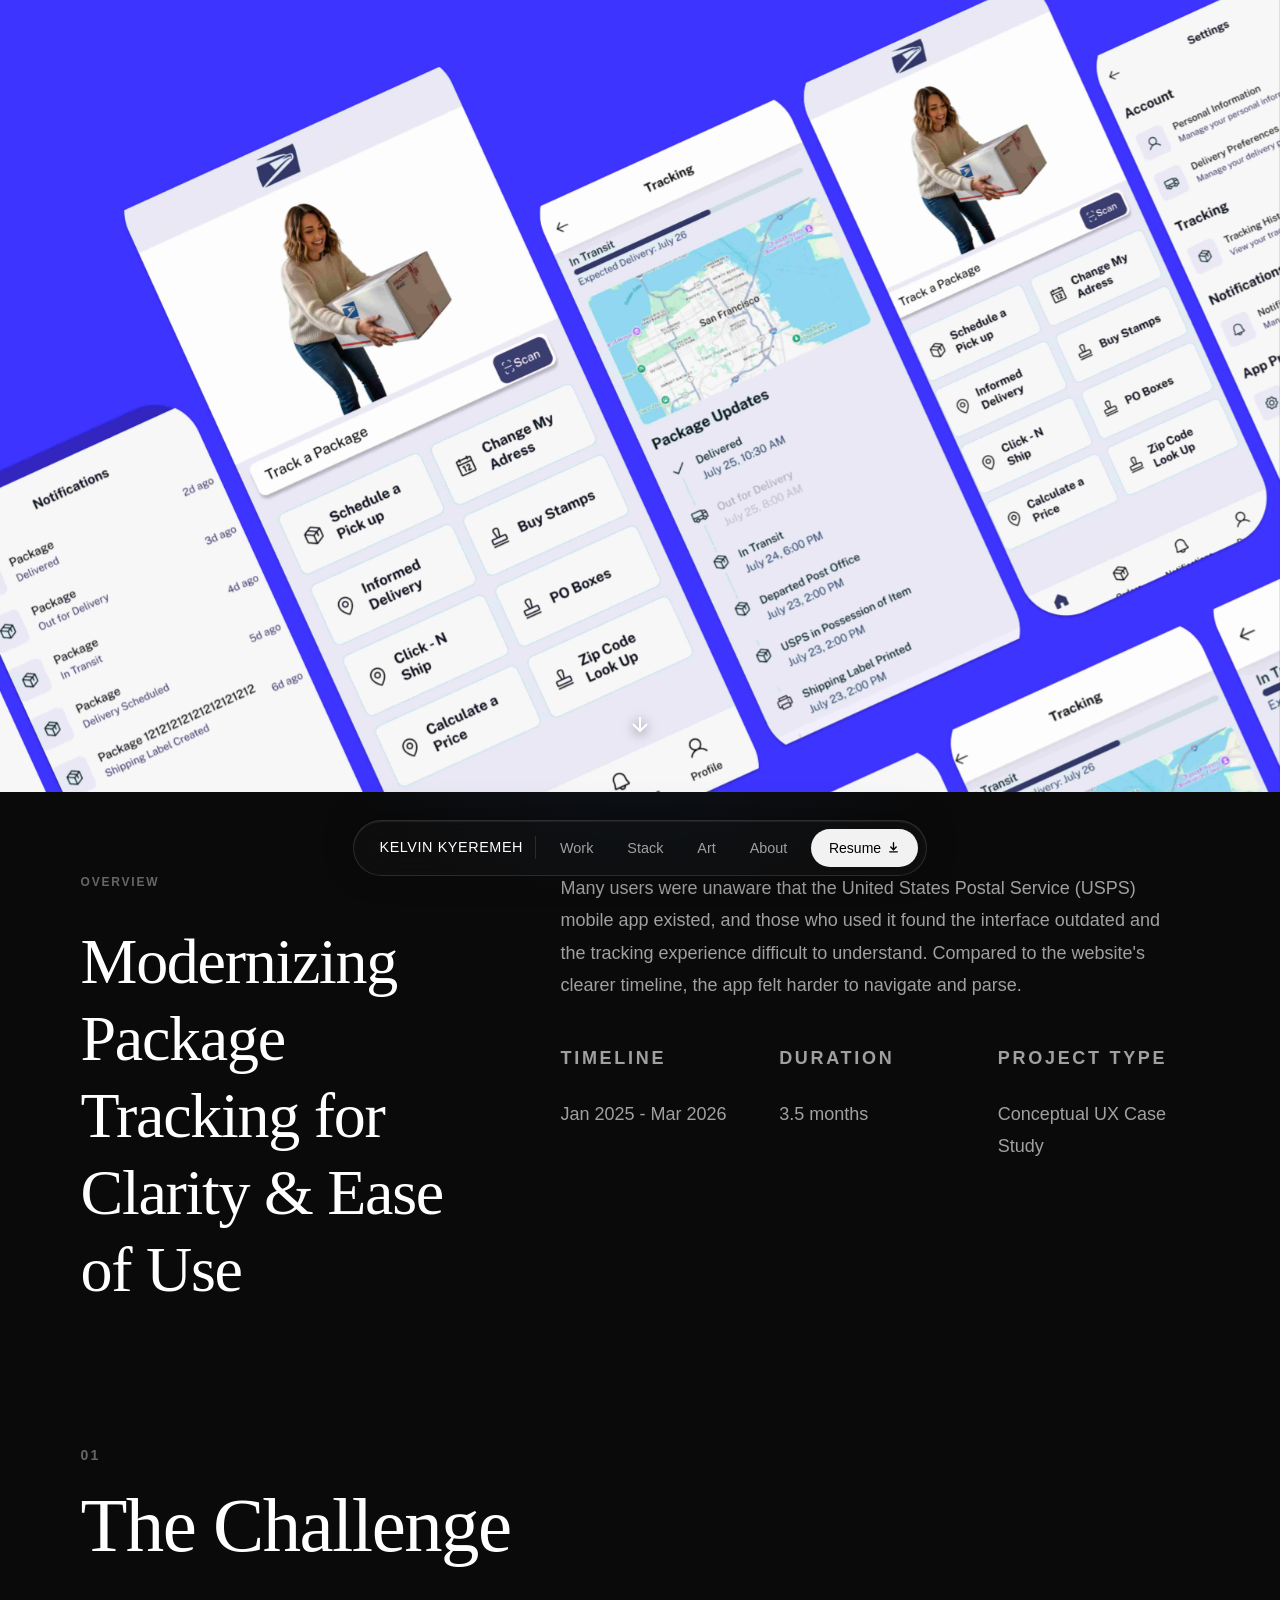
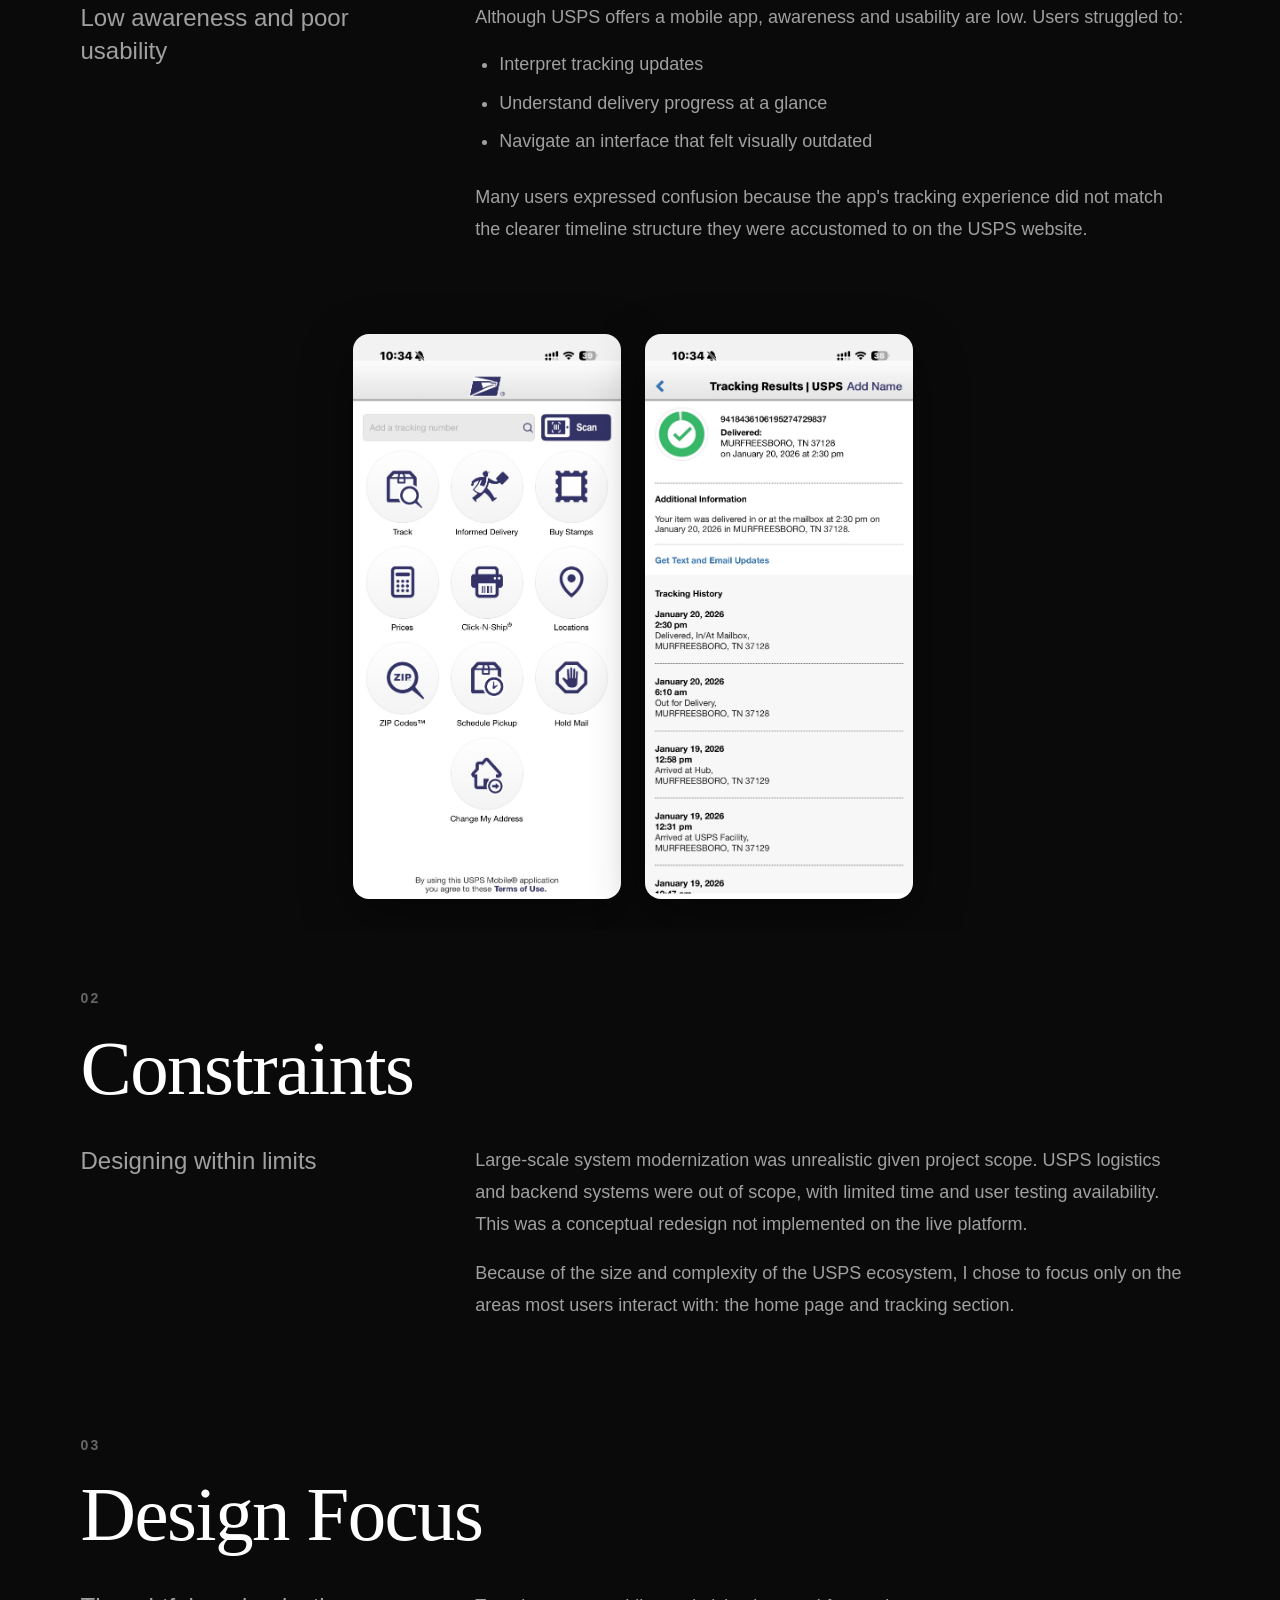
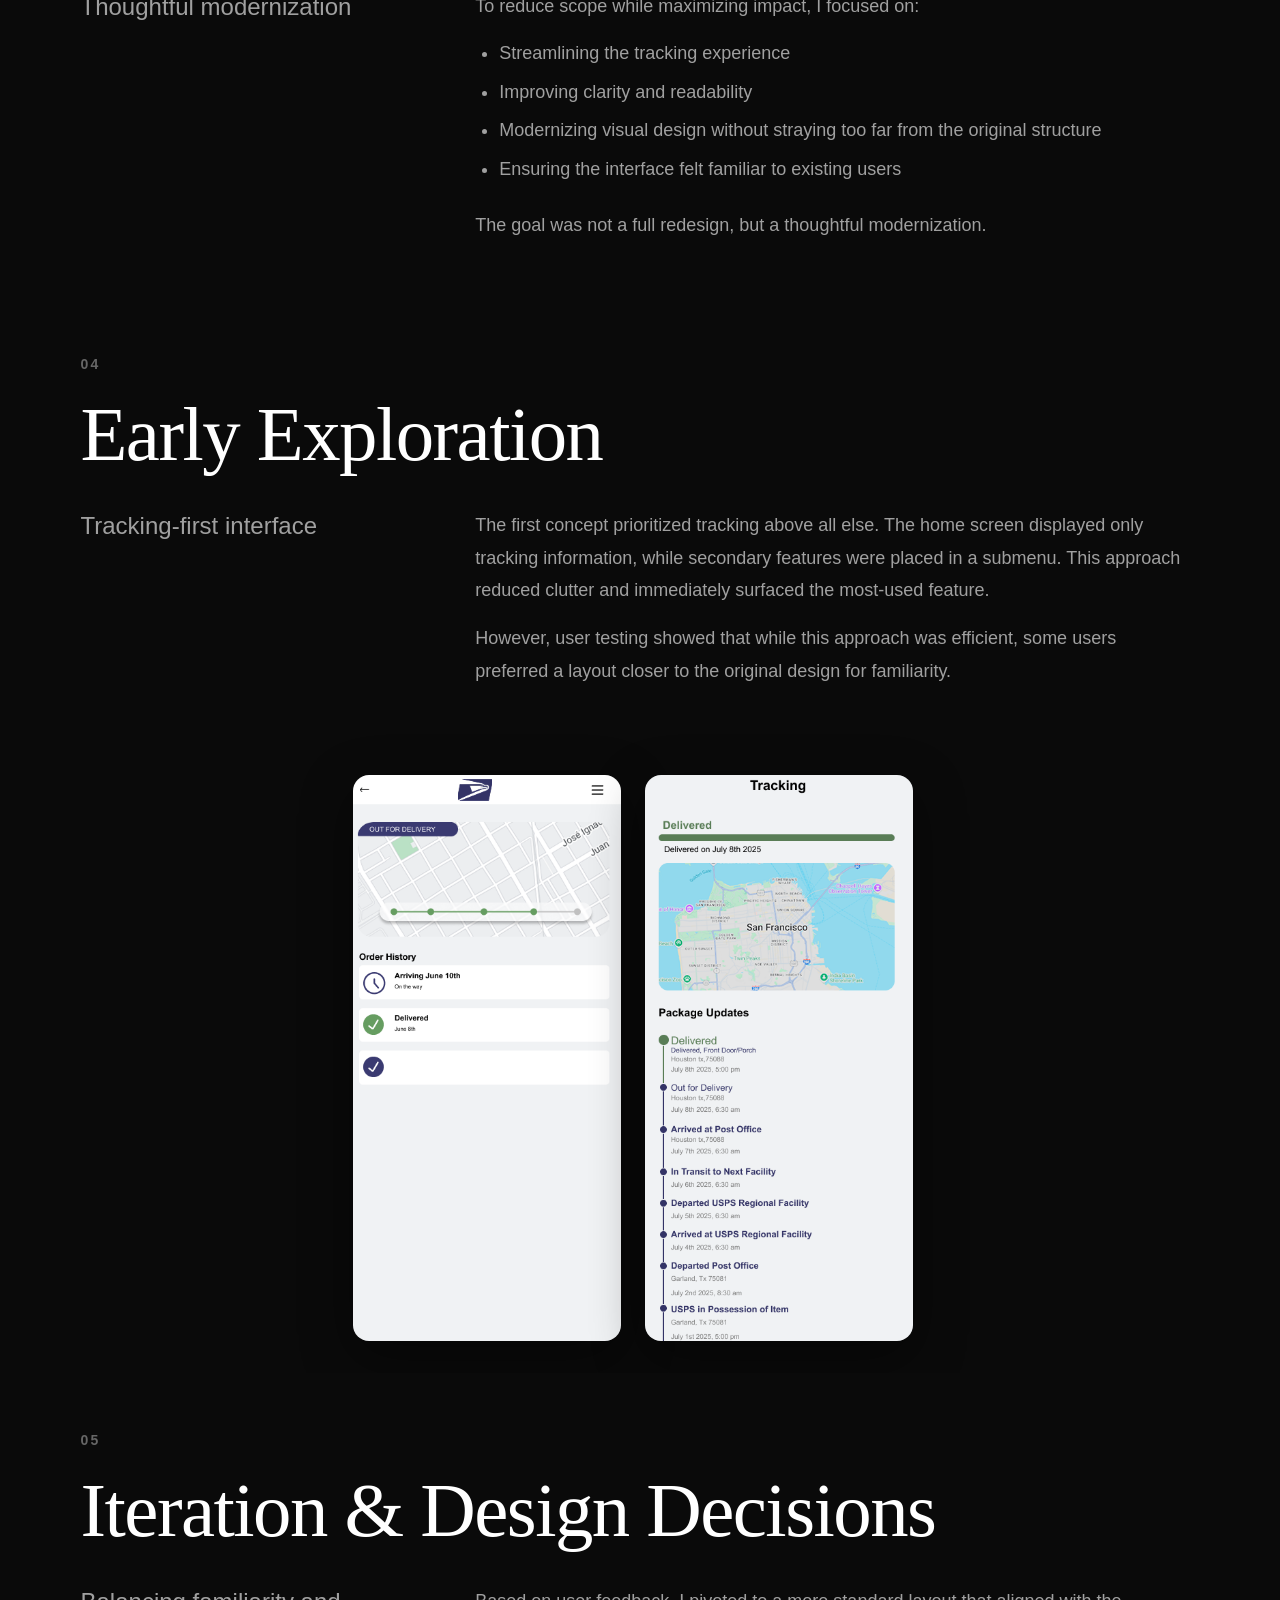
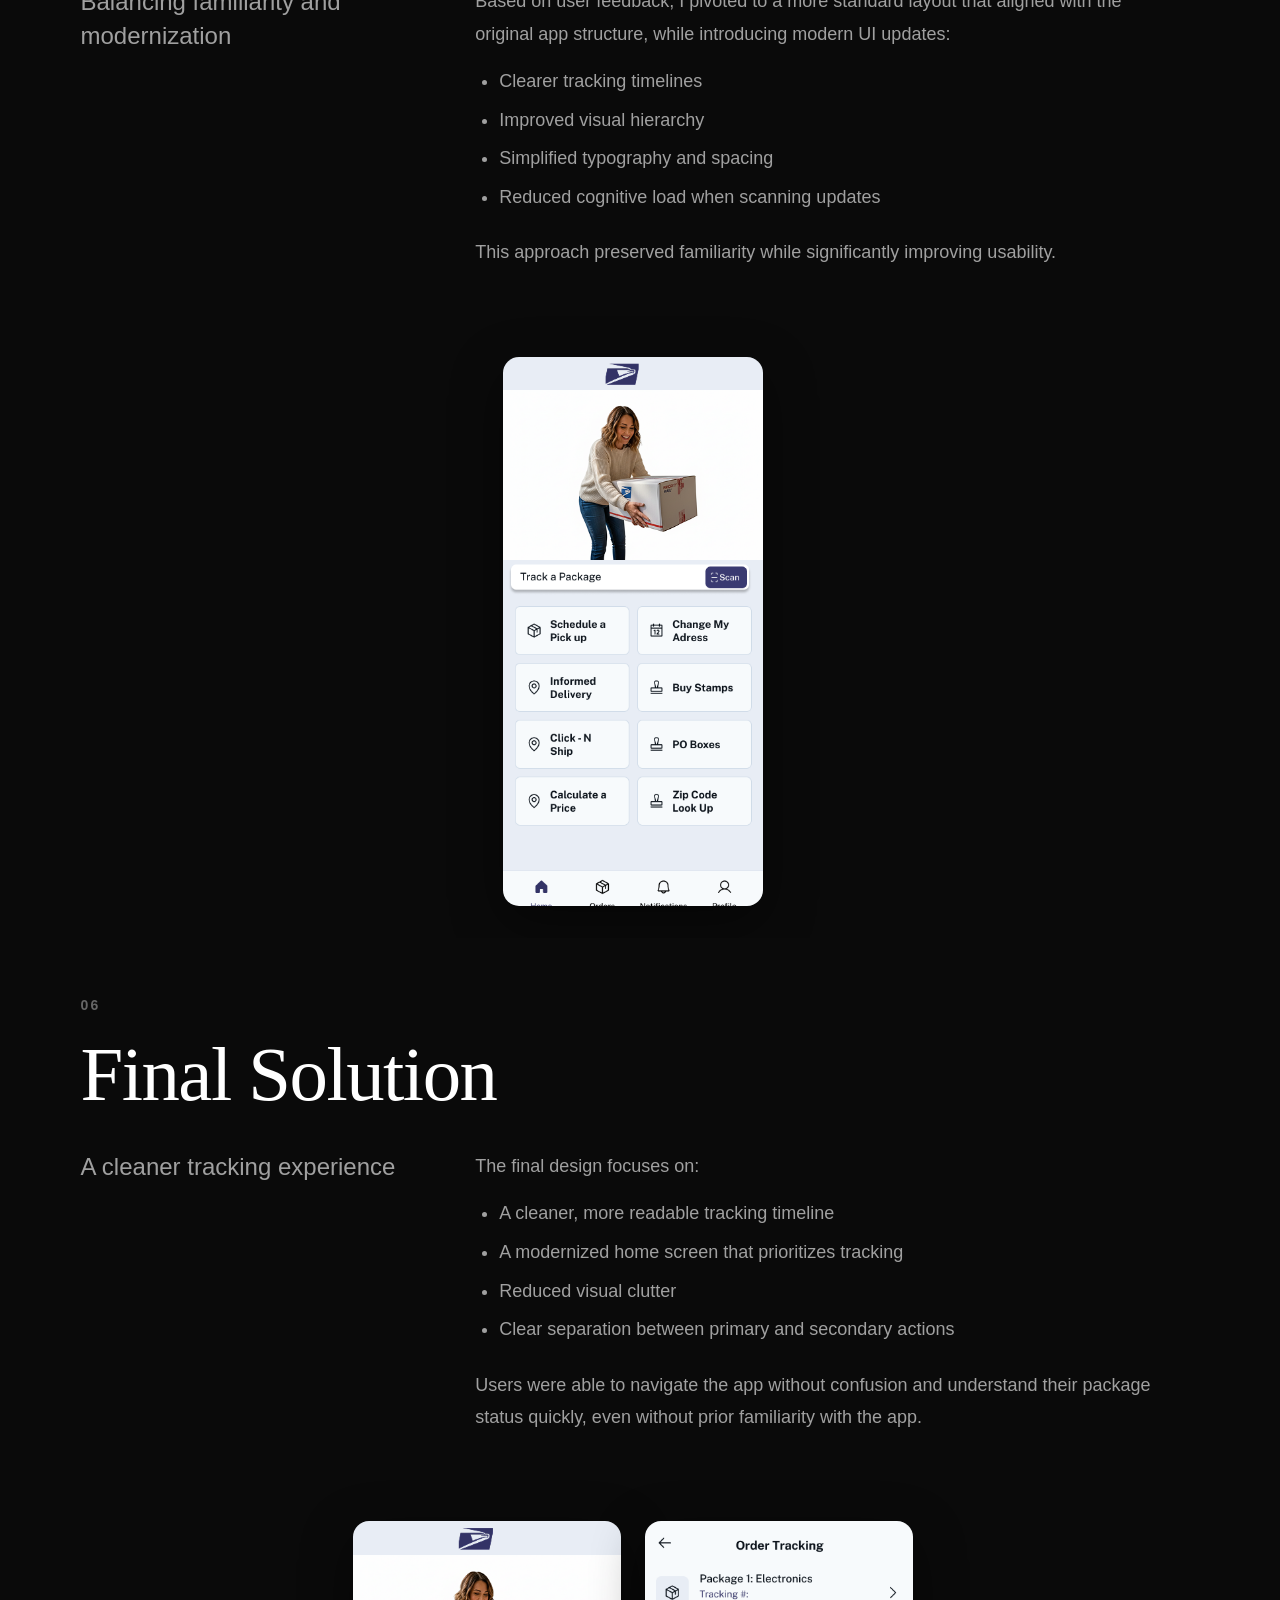
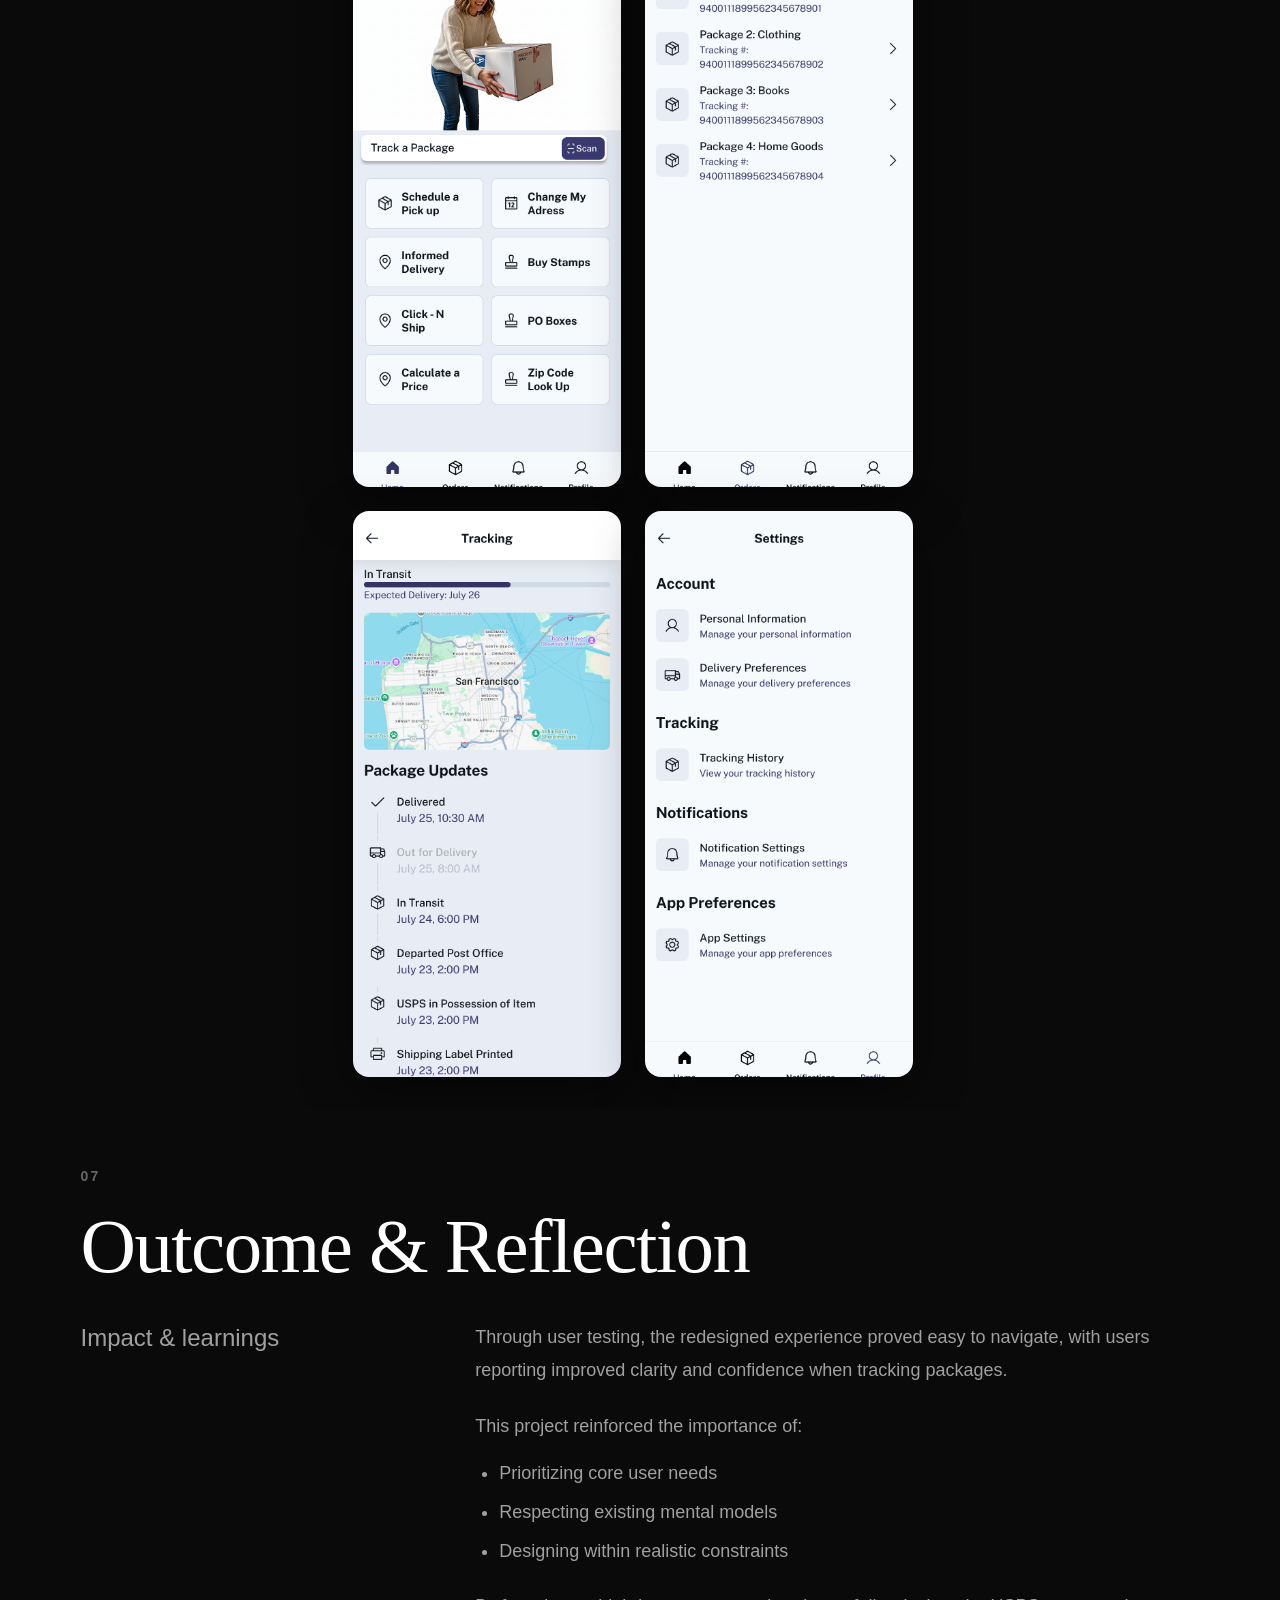
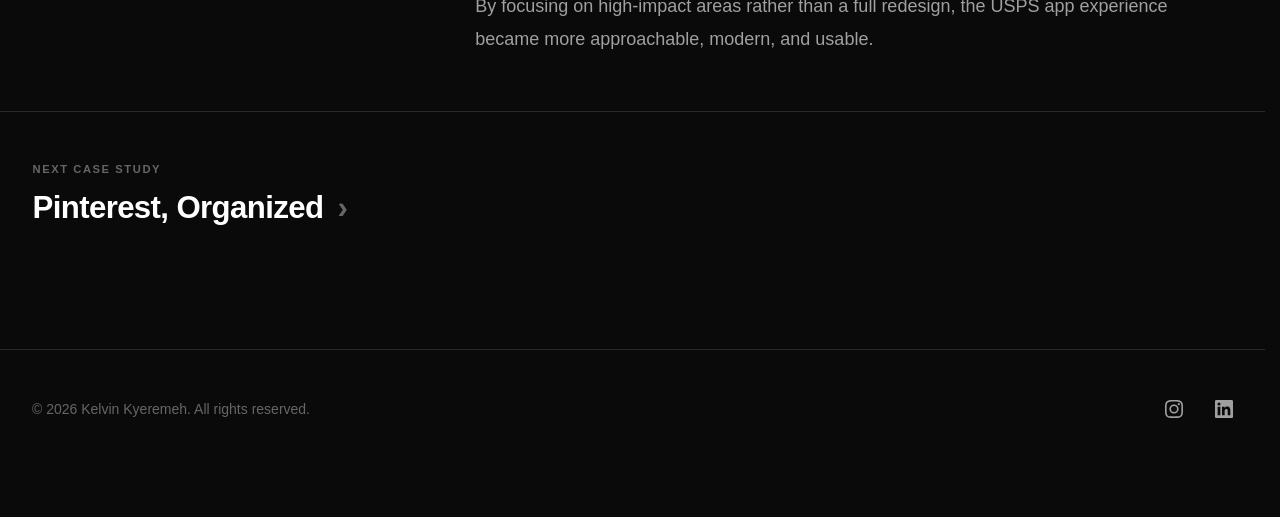
<file: case-studies/usps-redesign.html>
<!DOCTYPE html>
<html lang="en">
<head>
    <meta charset="UTF-8">
    <meta name="viewport" content="width=device-width, initial-scale=1.0">
    <title>USPS, Modernized - Kelvin Kyeremeh</title>
    <meta name="description" content="Case study: Modernizing Package Tracking for Clarity & Ease of Use">
    <link rel="stylesheet" href="../css/styles.css">
    <style>
        .case-subsection-title {
            color: var(--text-secondary);
            font-weight: 500;
        }
        .case-process-section ul {
            list-style: disc;
        }
        .case-process-section li {
            color: var(--text-secondary);
            font-size: 1.125rem;
            line-height: 1.7;
        }
    </style>
</head>
<body class="case-study-page" data-hero-color="#004B87">
    <!-- Page Transition Overlay -->
    <div class="page-transition-overlay"></div>

    <!-- Navigation -->
    <nav class="nav">
        <div class="nav-container">
            <a href="../index.html" class="logo">
                <span>KELVIN KYEREMEH</span>
            </a>
            <ul class="nav-links">
                <li><a href="../index.html" class="nav-link">Work</a></li>
                <li><a href="../stack.html" class="nav-link">Stack</a></li>
                <li><a href="../art.html" class="nav-link">Art</a></li>
                <li><a href="../about.html" class="nav-link">About</a></li>
            </ul>
            <div class="nav-actions">
                <a href="../kelvin-kyeremeh-resume.pdf" download class="resume-btn">
                    Resume <svg xmlns="http://www.w3.org/2000/svg" width="13" height="13" viewBox="0 0 24 24" fill="none" stroke="currentColor" stroke-width="2.5" stroke-linecap="round" stroke-linejoin="round"><path d="M12 3v13"/><path d="M7 11l5 5 5-5"/><path d="M5 20h14"/></svg>
                </a>
            </div>
            <button class="menu-toggle" aria-label="Toggle menu">
                <span></span>
                <span></span>
                <span></span>
            </button>
        </div>
        <div class="mobile-menu">
            <button class="mobile-menu-close" aria-label="Close menu">
                <svg xmlns="http://www.w3.org/2000/svg" width="20" height="20" viewBox="0 0 24 24" fill="none" stroke="currentColor" stroke-width="2.5" stroke-linecap="round"><line x1="18" y1="6" x2="6" y2="18"/><line x1="6" y1="6" x2="18" y2="18"/></svg>
            </button>
            <ul class="mobile-menu-links">
                <li><a href="../index.html" class="mobile-nav-link">Work</a></li>
                <li><a href="../stack.html" class="mobile-nav-link">Stack</a></li>
                <li><a href="../art.html" class="mobile-nav-link">Art</a></li>
                <li><a href="../about.html" class="mobile-nav-link">About</a></li>
                <li><a href="../kelvin-kyeremeh-resume.pdf" download class="mobile-nav-link">Resume</a></li>
            </ul>
        </div>
    </nav>

    <!-- Hero Section -->
    <section class="case-hero-fullscreen" style="background: #004B87;">
        <img src="../images/usps hero.jpg" alt="USPS hero" class="hero-bg-image">
        <h1 class="case-hero-title-bottom">USPS, Modernized</h1>
        <div class="hero-scroll-arrow">
            <svg class="arrow-down" width="24" height="24" viewBox="0 0 24 24" fill="none" stroke="currentColor" stroke-width="2"><path d="M12 5v14M19 12l-7 7-7-7"/></svg>
        </div>
    </section>

    <!-- Overview Section -->
    <section class="case-about-section fade-up">
        <div class="case-container">
            <div class="case-about-grid">
                <div class="case-about-left">
                    <p class="case-label">OVERVIEW</p>
                    <h2 class="case-section-title">Modernizing Package Tracking for Clarity & Ease of Use</h2>
                </div>
                <div class="case-about-right">
                    <p>Many users were unaware that the United States Postal Service (USPS) mobile app existed, and those who used it found the interface outdated and the tracking experience difficult to understand. Compared to the website's clearer timeline, the app felt harder to navigate and parse.</p>
                    
                    <div class="case-meta-grid">
                        <div class="case-meta-item">
                            <p class="case-meta-label">TIMELINE</p>
                            <p class="case-meta-value">Jan 2025 - Mar 2026</p>
                        </div>
                        <div class="case-meta-item">
                            <p class="case-meta-label">DURATION</p>
                            <p class="case-meta-value">3.5 months</p>
                        </div>
                        <div class="case-meta-item">
                            <p class="case-meta-label">PROJECT TYPE</p>
                            <p class="case-meta-value">Conceptual UX Case Study</p>
                        </div>
                    </div>
                </div>
            </div>
        </div>
    </section>

    <!-- Challenge Section -->
    <section class="case-process-section fade-up">
        <div class="case-container">
            <div class="case-process-header">
                <p class="case-number">01</p>
                <h2 class="case-section-title-large">The Challenge</h2>
            </div>
            <div class="case-two-col">
                <div>
                    <h3 class="case-subsection-title">Low awareness and poor usability</h3>
                </div>
                <div>
                    <p>Although USPS offers a mobile app, awareness and usability are low. Users struggled to:</p>
                    <ul style="margin-top: 1rem; padding-left: 1.5rem;">
                        <li style="margin-bottom: 0.5rem;">Interpret tracking updates</li>
                        <li style="margin-bottom: 0.5rem;">Understand delivery progress at a glance</li>
                        <li>Navigate an interface that felt visually outdated</li>
                    </ul>
                    <p style="margin-top: 1.5rem;">Many users expressed confusion because the app's tracking experience did not match the clearer timeline structure they were accustomed to on the USPS website.</p>
                </div>
            </div>
        </div>
    </section>

    <!-- Challenge Screenshots -->
    <section class="case-image-section fade-up">
        <div class="case-container">
            <div style="display: grid; grid-template-columns: 1fr 1fr; gap: 1.5rem; max-width: 560px; margin: 0 auto;">
                <div class="case-phone-img" style="border-radius: 16px; overflow: hidden; box-shadow: 0 16px 52px rgba(0,0,0,0.46); aspect-ratio: 9/19; position: relative;">
                    <img src="../images/Og usps home.png" alt="Original USPS home screen" style="width: 100%; height: 100%; object-fit: cover; object-position: top; display: block; position: absolute; inset: 0;">
                </div>
                <div class="case-phone-img" style="border-radius: 16px; overflow: hidden; box-shadow: 0 16px 52px rgba(0,0,0,0.46); aspect-ratio: 9/19; position: relative;">
                    <img src="../images/og us tracking.png" alt="Original USPS tracking screen" style="width: 100%; height: 100%; object-fit: cover; object-position: top; display: block; position: absolute; inset: 0;">
                </div>
            </div>
        </div>
    </section>

    <!-- Constraints Section -->
    <section class="case-process-section fade-up">
        <div class="case-container">
            <div class="case-process-header">
                <p class="case-number">02</p>
                <h2 class="case-section-title-large">Constraints</h2>
            </div>
            <div class="case-two-col">
                <div>
                    <h3 class="case-subsection-title">Designing within limits</h3>
                </div>
                <div>
                    <p>Large-scale system modernization was unrealistic given project scope. USPS logistics and backend systems were out of scope, with limited time and user testing availability. This was a conceptual redesign not implemented on the live platform.</p>
                    <p style="margin-top: 1rem;">Because of the size and complexity of the USPS ecosystem, I chose to focus only on the areas most users interact with: the home page and tracking section.</p>
                </div>
            </div>
        </div>
    </section>

    <!-- Design Focus Section -->
    <section class="case-process-section fade-up">
        <div class="case-container">
            <div class="case-process-header">
                <p class="case-number">03</p>
                <h2 class="case-section-title-large">Design Focus</h2>
            </div>
            <div class="case-two-col">
                <div>
                    <h3 class="case-subsection-title">Thoughtful modernization</h3>
                </div>
                <div>
                    <p>To reduce scope while maximizing impact, I focused on:</p>
                    <ul style="margin-top: 1rem; padding-left: 1.5rem;">
                        <li style="margin-bottom: 0.5rem;">Streamlining the tracking experience</li>
                        <li style="margin-bottom: 0.5rem;">Improving clarity and readability</li>
                        <li style="margin-bottom: 0.5rem;">Modernizing visual design without straying too far from the original structure</li>
                        <li>Ensuring the interface felt familiar to existing users</li>
                    </ul>
                    <p style="margin-top: 1.5rem;">The goal was not a full redesign, but a thoughtful modernization.</p>
                </div>
            </div>
        </div>
    </section>

    <!-- Early Exploration Section -->
    <section class="case-process-section fade-up">
        <div class="case-container">
            <div class="case-process-header">
                <p class="case-number">04</p>
                <h2 class="case-section-title-large">Early Exploration</h2>
            </div>
            <div class="case-two-col">
                <div>
                    <h3 class="case-subsection-title">Tracking-first interface</h3>
                </div>
                <div>
                    <p>The first concept prioritized tracking above all else. The home screen displayed only tracking information, while secondary features were placed in a submenu. This approach reduced clutter and immediately surfaced the most-used feature.</p>
                    <p style="margin-top: 1rem;">However, user testing showed that while this approach was efficient, some users preferred a layout closer to the original design for familiarity.</p>
                </div>
            </div>
        </div>
    </section>

    <!-- Early Exploration Image -->
    <section class="case-image-section fade-up">
        <div class="case-container">
            <div style="display: grid; grid-template-columns: 1fr 1fr; gap: 1.5rem; max-width: 560px; margin: 0 auto;">
                <div class="case-phone-img" style="border-radius: 16px; overflow: hidden; box-shadow: 0 16px 52px rgba(0,0,0,0.46); aspect-ratio: 9/19; position: relative;">
                    <img src="../images/test home.png" alt="Redesigned USPS home screen" style="width: 100%; height: 100%; object-fit: cover; object-position: top; display: block; position: absolute; inset: 0;">
                </div>
                <div class="case-phone-img" style="border-radius: 16px; overflow: hidden; box-shadow: 0 16px 52px rgba(0,0,0,0.46); aspect-ratio: 9/19; position: relative;">
                    <img src="../images/test out for.png" alt="USPS out for delivery screen" style="width: 100%; height: 100%; object-fit: cover; object-position: top; display: block; position: absolute; inset: 0;">
                </div>
            </div>
        </div>
    </section>

    <!-- Iteration Section -->
    <section class="case-process-section fade-up">
        <div class="case-container">
            <div class="case-process-header">
                <p class="case-number">05</p>
                <h2 class="case-section-title-large">Iteration & Design Decisions</h2>
            </div>
            <div class="case-two-col">
                <div>
                    <h3 class="case-subsection-title">Balancing familiarity and modernization</h3>
                </div>
                <div>
                    <p>Based on user feedback, I pivoted to a more standard layout that aligned with the original app structure, while introducing modern UI updates:</p>
                    <ul style="margin-top: 1rem; padding-left: 1.5rem;">
                        <li style="margin-bottom: 0.5rem;">Clearer tracking timelines</li>
                        <li style="margin-bottom: 0.5rem;">Improved visual hierarchy</li>
                        <li style="margin-bottom: 0.5rem;">Simplified typography and spacing</li>
                        <li>Reduced cognitive load when scanning updates</li>
                    </ul>
                    <p style="margin-top: 1.5rem;">This approach preserved familiarity while significantly improving usability.</p>
                </div>
            </div>
        </div>
    </section>

    <!-- Iteration Image -->
    <section class="case-image-section fade-up">
        <div class="case-container">
            <div style="display: flex; justify-content: center;">
                <div class="case-phone-img" style="width: 260px; border-radius: 16px; overflow: hidden; box-shadow: 0 16px 52px rgba(0,0,0,0.46); aspect-ratio: 9/19; position: relative;">
                    <img src="../images/HOME usps.png" alt="Redesigned USPS home screen" style="width: 100%; height: 100%; object-fit: cover; object-position: top; display: block; position: absolute; inset: 0;">
                </div>
            </div>
        </div>
    </section>

    <!-- Final Solution Section -->
    <section class="case-process-section fade-up">
        <div class="case-container">
            <div class="case-process-header">
                <p class="case-number">06</p>
                <h2 class="case-section-title-large">Final Solution</h2>
            </div>
            <div class="case-two-col">
                <div>
                    <h3 class="case-subsection-title">A cleaner tracking experience</h3>
                </div>
                <div>
                    <p>The final design focuses on:</p>
                    <ul style="margin-top: 1rem; padding-left: 1.5rem;">
                        <li style="margin-bottom: 0.5rem;">A cleaner, more readable tracking timeline</li>
                        <li style="margin-bottom: 0.5rem;">A modernized home screen that prioritizes tracking</li>
                        <li style="margin-bottom: 0.5rem;">Reduced visual clutter</li>
                        <li>Clear separation between primary and secondary actions</li>
                    </ul>
                    <p style="margin-top: 1.5rem;">Users were able to navigate the app without confusion and understand their package status quickly, even without prior familiarity with the app.</p>
                </div>
            </div>
        </div>
    </section>

    <!-- Final Screens -->
    <section class="case-image-section fade-up">
        <div class="case-container">
            <div style="display: grid; grid-template-columns: 1fr 1fr; gap: 1.5rem; max-width: 560px; margin: 0 auto;">
                <div class="case-phone-img" style="border-radius: 16px; overflow: hidden; box-shadow: 0 16px 52px rgba(0,0,0,0.46); aspect-ratio: 9/19; position: relative;">
                    <img src="../images/HOME usps.png" alt="Final USPS home screen" style="width: 100%; height: 100%; object-fit: cover; object-position: top; display: block; position: absolute; inset: 0;">
                </div>
                <div class="case-phone-img" style="border-radius: 16px; overflow: hidden; box-shadow: 0 16px 52px rgba(0,0,0,0.46); aspect-ratio: 9/19; position: relative;">
                    <img src="../images/Orders.png" alt="Final USPS orders screen" style="width: 100%; height: 100%; object-fit: cover; object-position: top; display: block; position: absolute; inset: 0;">
                </div>
                <div class="case-phone-img" style="border-radius: 16px; overflow: hidden; box-shadow: 0 16px 52px rgba(0,0,0,0.46); aspect-ratio: 9/19; position: relative;">
                    <img src="../images/Tracking Specific.png" alt="Final USPS tracking screen" style="width: 100%; height: 100%; object-fit: cover; object-position: top; display: block; position: absolute; inset: 0;">
                </div>
                <div class="case-phone-img" style="border-radius: 16px; overflow: hidden; box-shadow: 0 16px 52px rgba(0,0,0,0.46); aspect-ratio: 9/19; position: relative;">
                    <img src="../images/Settings.png" alt="Final USPS settings screen" style="width: 100%; height: 100%; object-fit: cover; object-position: top; display: block; position: absolute; inset: 0;">
                </div>
            </div>
        </div>
    </section>

    <!-- Outcome Section -->
    <section class="case-process-section fade-up">
        <div class="case-container">
            <div class="case-process-header">
                <p class="case-number">07</p>
                <h2 class="case-section-title-large">Outcome & Reflection</h2>
            </div>
            <div class="case-two-col">
                <div>
                    <h3 class="case-subsection-title">Impact & learnings</h3>
                </div>
                <div>
                    <p>Through user testing, the redesigned experience proved easy to navigate, with users reporting improved clarity and confidence when tracking packages.</p>
                    <p style="margin-top: 1.5rem;">This project reinforced the importance of:</p>
                    <ul style="margin-top: 1rem; padding-left: 1.5rem;">
                        <li style="margin-bottom: 0.5rem;">Prioritizing core user needs</li>
                        <li style="margin-bottom: 0.5rem;">Respecting existing mental models</li>
                        <li>Designing within realistic constraints</li>
                    </ul>
                    <p style="margin-top: 1.5rem;">By focusing on high-impact areas rather than a full redesign, the USPS app experience became more approachable, modern, and usable.</p>
                </div>
            </div>
        </div>
    </section>

    <!-- Next Case Study -->
    <a href="pinterest-redesign.html" class="next-case-study">
        <div class="next-case-study__inner">
            <p class="next-case-study__label">Next Case Study</p>
            <h2 class="next-case-study__title">Pinterest, Organized <span class="next-case-study__arrow">›</span></h2>
        </div>
    </a>

    <!-- Footer -->
    <footer class="footer">
        <div class="container">
            <div class="footer-content">
                <p>&copy; 2026 Kelvin Kyeremeh. All rights reserved.</p>
                <div class="footer-links">
                    <a href="https://www.instagram.com/kino_kk2?igsh=eWpoMWhxeHcwODY5&utm_source=qr" target="_blank" class="footer-social-link" aria-label="Instagram">
                        <svg xmlns="http://www.w3.org/2000/svg" width="18" height="18" viewBox="0 0 24 24" fill="currentColor"><path d="M12 2.163c3.204 0 3.584.012 4.85.07 3.252.148 4.771 1.691 4.919 4.919.058 1.265.069 1.645.069 4.849 0 3.205-.012 3.584-.069 4.849-.149 3.225-1.664 4.771-4.919 4.919-1.266.058-1.644.07-4.85.07-3.204 0-3.584-.012-4.849-.07-3.26-.149-4.771-1.699-4.919-4.92-.058-1.265-.07-1.644-.07-4.849 0-3.204.013-3.583.07-4.849.149-3.227 1.664-4.771 4.919-4.919 1.266-.057 1.645-.069 4.849-.069zM12 0C8.741 0 8.333.014 7.053.072 2.695.272.273 2.69.073 7.052.014 8.333 0 8.741 0 12c0 3.259.014 3.668.072 4.948.2 4.358 2.618 6.78 6.98 6.98C8.333 23.986 8.741 24 12 24c3.259 0 3.668-.014 4.948-.072 4.354-.2 6.782-2.618 6.979-6.98.059-1.28.073-1.689.073-4.948 0-3.259-.014-3.667-.072-4.947-.196-4.354-2.617-6.78-6.979-6.98C15.668.014 15.259 0 12 0zm0 5.838a6.162 6.162 0 1 0 0 12.324 6.162 6.162 0 0 0 0-12.324zM12 16a4 4 0 1 1 0-8 4 4 0 0 1 0 8zm6.406-11.845a1.44 1.44 0 1 0 0 2.881 1.44 1.44 0 0 0 0-2.881z"/></svg>
                    </a>
                    <a href="https://www.linkedin.com/in/kelvin-kyeremeh-b61089263" target="_blank" class="footer-social-link" aria-label="LinkedIn">
                        <svg xmlns="http://www.w3.org/2000/svg" width="18" height="18" viewBox="0 0 24 24" fill="currentColor"><path d="M20.447 20.452h-3.554v-5.569c0-1.328-.027-3.037-1.852-3.037-1.853 0-2.136 1.445-2.136 2.939v5.667H9.351V9h3.414v1.561h.046c.477-.9 1.637-1.85 3.37-1.85 3.601 0 4.267 2.37 4.267 5.455v6.286zM5.337 7.433a2.062 2.062 0 0 1-2.063-2.065 2.064 2.064 0 1 1 2.063 2.065zm1.782 13.019H3.555V9h3.564v11.452zM22.225 0H1.771C.792 0 0 .774 0 1.729v20.542C0 23.227.792 24 1.771 24h20.451C23.2 24 24 23.227 24 22.271V1.729C24 .774 23.2 0 22.222 0h.003z"/></svg>
                    </a>
                </div>
            </div>
        </div>
    </footer>

    <!-- Custom Cursor -->

    <script src="../js/script.js"></script>
</body>
</html>
</file>
<file: css/styles.css>
/* ==========================================
   KELVIN KYEREMEH — PORTFOLIO STYLES
   ========================================== */

/* ==========================================
   CSS VARIABLES
   ========================================== */
:root {
    /* Colors - Dark Theme */
    --bg-primary: #0a0a0a;
    --bg-secondary: #111111;
    --bg-light: #1a1a1a;
    --text-primary: #ffffff;
    --text-secondary: #a0a0a0;
    --text-muted: #666666;
    --accent: #ec4899;
    --accent-hover: #f472b6;
    --border-color: #2a2a2a;
    
    /* Typography */
    --font-main: -apple-system, BlinkMacSystemFont, 'Segoe UI', 'Roboto', 'Oxygen', 'Ubuntu', 'Cantarell', sans-serif;

    /* Spacing */
    --spacing-xs: 0.5rem;
    --spacing-sm: 1rem;
    --spacing-md: 2rem;
    --spacing-lg: 4rem;
    --spacing-xl: 6rem;
    
    /* Layout */
    --max-width: 1400px;
    --border-radius: 12px;
    
    /* Transitions */
    --transition-smooth: color 0.4s cubic-bezier(0.4, 0, 0.2, 1), background-color 0.4s cubic-bezier(0.4, 0, 0.2, 1), border-color 0.4s cubic-bezier(0.4, 0, 0.2, 1), opacity 0.4s cubic-bezier(0.4, 0, 0.2, 1), transform 0.4s cubic-bezier(0.4, 0, 0.2, 1), box-shadow 0.4s cubic-bezier(0.4, 0, 0.2, 1);
    --transition-fast: color 0.2s ease, background-color 0.2s ease, border-color 0.2s ease, opacity 0.2s ease, transform 0.2s ease, box-shadow 0.2s ease;
}

/* ==========================================
   RESET & BASE STYLES
   ========================================== */
* {
    margin: 0;
    padding: 0;
    box-sizing: border-box;
}

html {
    scroll-behavior: smooth;
    font-size: 16px;
    scrollbar-gutter: stable;
}

body {
    font-family: var(--font-main);
    background-color: var(--bg-primary);
    color: var(--text-primary);
    line-height: 1.6;
    overflow-x: hidden;
    position: relative;
}

/* Mouse-reactive gradient — screen blend so it glows over dark sections */
body::before {
    content: '';
    position: fixed;
    inset: 0;
    background: radial-gradient(
        700px circle at var(--mouse-x, 50vw) var(--mouse-y, 50vh),
        rgba(59, 130, 246, 0.18),
        transparent 65%
    );
    mix-blend-mode: screen;
    pointer-events: none;
    z-index: 9999;
}

/* Bottom fade gradient - only visible after scrolling */
body::after {
    content: '';
    position: fixed;
    bottom: 0;
    left: 0;
    right: 0;
    height: 120px;
    background: linear-gradient(to bottom,
        transparent 0%,
        rgba(10, 10, 10, 0.2) 30%,
        rgba(10, 10, 10, 0.55) 65%,
        rgba(10, 10, 10, 0.82) 100%
    );
    pointer-events: none;
    z-index: 100;
    opacity: 0;
    transition: opacity 0.5s ease;
}

body.scrolled::after {
    opacity: 1;

}

body.at-bottom::after {
    opacity: 0;
}

::selection {
    background-color: var(--accent);
    color: white;
}

/* ==========================================
   CUSTOM CURSOR
   ========================================== */
.cursor,
.cursor-follower {
    border-radius: 50%;
    position: fixed;
    top: 0;
    left: 0;
    pointer-events: none;
    z-index: 9999;
    will-change: transform;
}

.cursor {
    width: 10px;
    height: 10px;
    background-color: var(--accent);
    transition: opacity 0.3s ease;
    opacity: 1;
}

.cursor-follower {
    width: 40px;
    height: 40px;
    border: 1px solid var(--accent);
    background: transparent;
    transition: opacity 0.3s ease;
    opacity: 0.5;
}


/* Hide custom cursor on touch devices */
@media (hover: none) {
    .cursor,
    .cursor-follower {
        display: none !important;
    }
}

/* ==========================================
   TYPOGRAPHY
   ========================================== */
h1, h2, h3, h4, h5, h6 {
    font-family: var(--font-main);
    font-weight: 600;
    line-height: 1.2;
    color: var(--text-primary);
}

h1 {
    font-size: clamp(2.5rem, 8vw, 5rem);
    font-weight: 700;
    letter-spacing: -0.03em;
}

h2 {
    font-size: clamp(2rem, 5vw, 3.5rem);
    font-weight: 600;
    letter-spacing: -0.02em;
}

h3 {
    font-size: clamp(1.5rem, 3vw, 2rem);
    font-weight: 600;
}

h4 {
    font-size: 1.25rem;
    font-weight: 600;
}

p {
    font-size: 1.125rem;
    color: var(--text-secondary);
    line-height: 1.7;
}

.large-text {
    font-size: clamp(1.25rem, 2.5vw, 1.75rem);
    line-height: 1.6;
    color: var(--text-primary);
}

a {
    color: var(--text-primary);
    text-decoration: none;
    transition: var(--transition-fast);
}

ul {
    list-style: none;
}

/* ==========================================
   LAYOUT CONTAINERS
   ========================================== */
.container {
    max-width: var(--max-width);
    margin: 0 auto;
    padding: 0 2rem;
}

.case-container {
    max-width: 1000px;
    margin: 0 auto;
    padding: 0 2rem;
}

/* ==========================================
   NAVIGATION — unified pill
   ========================================== */
.nav {
    position: fixed;
    bottom: 1.5rem;
    left: 0;
    right: 0;
    z-index: 10001;
    padding: 0;
    display: flex;
    justify-content: center;
    pointer-events: none;
    transition: opacity 0.25s ease;
}

body.lightbox-open .nav {
    opacity: 0;
    pointer-events: none;
}

.nav-container {
    pointer-events: all;
    display: flex;
    align-items: center;
    gap: 0.25rem;
    background: rgba(20, 20, 20, 0.45);
    padding: 0.5rem 0.5rem 0.5rem 1.6rem;
    border-radius: 50px;
    border: 1px solid rgba(255, 255, 255, 0.12);
    box-shadow: 0 -4px 32px rgba(0, 0, 0, 0.25), inset 0 1px 0 rgba(255, 255, 255, 0.07);
    backdrop-filter: blur(20px) saturate(180%);
    -webkit-backdrop-filter: blur(20px) saturate(180%);
}

/* Logo */
.logo {
    display: flex;
    align-items: center;
    font-size: 0.9rem;
    font-weight: 500;
    letter-spacing: 0.04em;
    color: var(--text-primary);
    white-space: nowrap;
    padding-right: 0.75rem;
    margin-right: 0.25rem;
    border-right: 1px solid rgba(255, 255, 255, 0.12);
    transition: opacity 0.25s ease;
}

.logo:hover {
    opacity: 0.7;
}

/* Nav links — no background, live inside the main pill */
.nav-links {
    display: flex;
    gap: 0.125rem;
    align-items: center;
    padding: 0;
    background: none;
    border: none;
    box-shadow: none;
    border-radius: 0;
}

.nav-link {
    position: relative;
    font-size: 0.9rem;
    font-weight: 500;
    color: var(--text-secondary);
    padding: 0.45rem 1rem;
    border-radius: 50px;
    white-space: nowrap;
    /* Only animate color — background handled by ::before so the
       GPU compositor can handle it without re-rendering the backdrop-filter */
    transition: color 0.3s cubic-bezier(0.4, 0, 0.2, 1);
}

/* Pill highlight — opacity-only transition is GPU-composited and stutter-free */
.nav-link::before {
    content: '';
    position: absolute;
    inset: 0;
    border-radius: inherit;
    background: #fff;
    opacity: 0;
    transition: opacity 0.3s cubic-bezier(0.4, 0, 0.2, 1);
    pointer-events: none;
}

.nav-link:hover {
    color: var(--text-primary);
}

.nav-link:hover::before {
    opacity: 0.07;
}

.nav-link.active {
    color: var(--text-primary);
}

.nav-link.active::before {
    opacity: 0.12;
}

/* Nav actions — right side of pill */
.nav-actions {
    display: flex;
    align-items: center;
    gap: 0.25rem;
    margin-left: 0.25rem;
}

.resume-btn {
    display: flex;
    align-items: center;
    gap: 0.4rem;
    padding: 0.5rem 1.1rem;
    background: rgba(255, 255, 255, 0.95);
    color: #000;
    border-radius: 50px;
    font-size: 0.875rem;
    font-weight: 500;
    border: none;
    white-space: nowrap;
    transition: background-color 0.25s ease, transform 0.25s ease;
}

.resume-btn:hover {
    background: #fff;
    transform: translateY(-1px);
}

.resume-btn svg {
    flex-shrink: 0;
    vertical-align: middle;
}

/* Get in Touch Section */
.get-in-touch {
    position: fixed;
    bottom: 2rem;
    right: 2rem;
    text-align: right;
    z-index: 1001;
    will-change: bottom;
}

.get-in-touch-label {
    font-size: 0.75rem;
    font-weight: 600;
    letter-spacing: 0.1em;
    text-transform: uppercase;
    color: var(--text-muted);
    margin-bottom: 0.5rem;
}

.email-link {
    display: block;
    font-size: 1rem;
    color: var(--text-primary);
    text-decoration: none;
    position: relative;
    transition: color 0.3s ease;
    cursor: pointer;
    text-align: right;
}

.email-link::after {
    content: '';
    position: absolute;
    bottom: -2px;
    left: 0;
    width: 0;
    height: 1px;
    background: var(--accent);
    transition: width 0.3s ease;
}

.email-link:hover::after {
    width: 100%;
}

.email-link:hover {
    color: var(--accent);
}

.copy-notification {
    display: block;
    font-size: 0.75rem;
    color: var(--accent);
    margin-top: 0.5rem;
    opacity: 0;
    transform: translateY(-5px);
    transition: opacity 0.3s ease, transform 0.3s ease;
}

.copy-notification.show {
    opacity: 1;
    transform: translateY(0);
}

/* Mobile menu toggle */
.menu-toggle {
    display: none;
    flex-direction: column;
    gap: 5px;
    background: transparent;
    border: none;
    cursor: pointer;
    padding: 0.5rem;
    z-index: 10002;
    position: relative;
}

.menu-toggle span {
    display: block;
    width: 22px;
    height: 2px;
    background: var(--text-primary);
    transition: var(--transition-fast);
    border-radius: 2px;
}

.menu-toggle.active span:nth-child(1) {
    transform: rotate(45deg) translate(5px, 5px);
}

.menu-toggle.active span:nth-child(2) {
    opacity: 0;
}

.menu-toggle.active span:nth-child(3) {
    transform: rotate(-45deg) translate(7px, -6px);
}

/* Mobile Menu Overlay — Apple-style full screen */
.mobile-menu {
    position: fixed;
    inset: 0;
    width: 100%;
    height: 100%;
    background: #0a0a0a;
    pointer-events: all;
    z-index: 10002;
    opacity: 0;
    visibility: hidden;
    transition: opacity 0.3s cubic-bezier(0.4, 0, 0.2, 1),
                visibility 0.3s cubic-bezier(0.4, 0, 0.2, 1);
    padding: 5rem 2.5rem 3rem;
    display: flex;
    flex-direction: column;
    justify-content: flex-start;
}

.mobile-menu.active {
    opacity: 1;
    visibility: visible;
}

.mobile-menu-close {
    position: absolute;
    top: 1.25rem;
    right: 1.25rem;
    background: none;
    border: none;
    color: var(--text-primary);
    cursor: pointer;
    padding: 0.5rem;
    display: flex;
    align-items: center;
    justify-content: center;
    transition: opacity 0.2s ease;
    opacity: 0.7;
}

.mobile-menu-close:hover { opacity: 1; }

.mobile-menu-close svg {
    width: 24px;
    height: 24px;
}

.mobile-menu-links {
    list-style: none;
    display: flex;
    flex-direction: column;
    gap: 0;
    margin-top: 1rem;
}

.mobile-menu-links li {
    border-bottom: 1px solid rgba(255, 255, 255, 0.08);
}

.mobile-nav-link {
    display: block;
    font-size: 2rem;
    font-weight: 600;
    color: var(--text-primary);
    padding: 1rem 0;
    transition: color 0.2s ease;
    letter-spacing: -0.01em;
}

.mobile-nav-link:hover {
    color: var(--text-secondary);
}

.mobile-email-row {
    display: none;
    text-align: right;
    padding: 2.5rem 2rem;
}

.mobile-email-row span {
    font-size: 1rem;
    color: var(--text-secondary);
    cursor: pointer;
    transition: color 0.2s ease;
}

.mobile-email-row span:hover {
    color: var(--accent);
}

/* Responsive */
@media (max-width: 1024px) {
    /* Keep nav at top on mobile */
    .nav {
        bottom: auto;
        top: 0;
        padding: 0.75rem 0;
    }

    .nav-container {
        padding: 0.5rem 0.5rem 0.5rem 1.6rem;
        width: calc(100% - 2.5rem);
        justify-content: space-between;
    }

    .logo {
        border-right: none;
        padding-right: 0;
        margin-right: 0;
    }

    .nav-links {
        display: none;
    }

    .nav-actions {
        display: none;
    }

    .menu-toggle {
        display: flex;
    }

    .get-in-touch {
        display: none;
    }

    .mobile-email-row {
        display: block;
    }
}

/* ==========================================
   HERO SECTION
   ========================================== */
.hero {
    min-height: 100vh;
    display: flex;
    align-items: center;
    position: relative;
    padding-top: 40px;
    padding-bottom: 120px;
}

.hero-content {
    text-align: center;
}

.hero-title {
    margin: 0 0 1.5rem;
}

.hero-title-line {
    display: block;
    opacity: 0;
    transform: translateY(30px);
    animation: fadeInUp 0.8s cubic-bezier(0.4, 0, 0.2, 1) forwards;
}

.hero-title-line:nth-child(1) { animation-delay: 0.1s; }
.hero-title-line:nth-child(2) { animation-delay: 0.2s; }
.hero-title-line:nth-child(3) { animation-delay: 0.3s; }

@keyframes fadeInUp {
    to { opacity: 1; transform: translateY(0); }
}

.hero-subtitle {
    font-size: 1.125rem;
    color: var(--text-secondary);
    margin-bottom: 0;
    line-height: 1.6;
    opacity: 0;
    animation: fadeIn 0.8s 0.5s cubic-bezier(0.4, 0, 0.2, 1) forwards;
}

@keyframes fadeIn {
    to { opacity: 1; }
}

@media (prefers-reduced-motion: reduce) {
    .hero-title-line,
    .hero-subtitle {
        animation: none;
        opacity: 1;
        transform: none;
    }
}

.scroll-indicator {
    position: absolute;
    bottom: 7rem;
    left: 50%;
    transform: translateX(-50%);
    text-align: center;
    color: var(--text-muted);
    font-size: 0.875rem;
    display: flex;
    flex-direction: column;
    align-items: center;
}

.scroll-line {
    width: 1px;
    height: 60px;
    background: var(--text-muted);
    margin: 0.75rem auto 0;
    animation: scrollAnimation 2s infinite;
}

@keyframes scrollAnimation {
    0%, 100% { transform: scaleY(0.5); transform-origin: top; }
    50%       { transform: scaleY(1);   transform-origin: top; }
}

/* ==========================================
   WORK GRID — Home page cards
   ========================================== */
.work-grid {
    display: grid;
    grid-template-columns: 1fr 1fr;
    gap: 1.25rem;
    padding-bottom: 10rem;
}

.work-card {
    border-radius: 20px;
    overflow: hidden;
    position: relative;
    z-index: 10000;
    min-height: 620px;
    display: flex;
    flex-direction: column;
}

.work-card__bg {
    position: absolute;
    inset: 0;
    background-size: cover;
    background-position: center;
    filter: brightness(0.35) saturate(0.6);
}

.work-card__overlay {
    position: absolute;
    inset: 0;
    background: linear-gradient(
        to bottom,
        rgba(10,10,10,0.15) 0%,
        rgba(10,10,10,0.4)  40%,
        rgba(10,10,10,0.88) 100%
    );
}

.work-card__info {
    position: relative;
    z-index: 2;
    padding: 2rem;
    flex: 0 0 auto;
}

.work-card__label {
    font-size: 0.75rem;
    font-weight: 600;
    letter-spacing: 0.15em;
    text-transform: uppercase;
    color: rgba(255,255,255,0.4);
    margin-bottom: 1rem;
}

.work-card__title {
    font-size: clamp(2rem, 3vw, 2.75rem);
    font-weight: 700;
    line-height: 1;
    letter-spacing: -0.02em;
    color: #fff;
    margin-bottom: 0.75rem;
}

.work-card__desc {
    font-size: 0.9375rem;
    color: rgba(255,255,255,0.6);
    line-height: 1.65;
    margin-bottom: 1.5rem;
    max-width: 380px;
}

.work-card__phones {
    flex: 1;
    position: relative;
    display: flex;
    align-items: flex-end;
    justify-content: center;
    perspective: 1200px;
}

.work-card__preview {
    position: relative;
    z-index: 2;
    flex: 1;
    margin: -1rem 1.5rem 1.5rem;
    border-radius: 12px;
    overflow: hidden;
    min-height: 260px;
}

.work-card__preview img {
    width: 100%;
    height: 100%;
    object-fit: cover;
    object-position: center top;
    display: block;
}

/* Work card scroll-in animation */
.work-card {
    opacity: 0;
    transform: translateY(50px);
    transition: opacity 0.9s cubic-bezier(0.4, 0, 0.2, 1),
                transform 0.9s cubic-bezier(0.4, 0, 0.2, 1),
                box-shadow 0.35s ease;
    cursor: pointer;
}

.work-card:nth-child(2) {
    transition-delay: 0.15s;
}

.work-card.in-view {
    opacity: 1;
    transform: translateY(0);
}

.work-card.in-view:hover {
    transform: translateY(-18px) scale(1.02);
    box-shadow: 0 40px 80px rgba(0, 0, 0, 0.6);
    transition: opacity 0.9s cubic-bezier(0.4, 0, 0.2, 1),
                transform 0.4s cubic-bezier(0.25, 0, 0, 1),
                box-shadow 0.4s ease;
}

.work-card:hover .work-card__bg {
    filter: brightness(0.45) saturate(0.8);
    transition: filter 0.4s ease;
}

.work-card__bg {
    transition: filter 0.4s ease;
}

/* Responsive */
@media (max-width: 1024px) {
    .hero-split {
        grid-template-columns: 1fr;
        gap: 2rem;
        padding-bottom: 4rem;
    }
    .work-grid {
        grid-template-columns: 1fr;
    }
    .work-card {
        min-height: 520px;
    }
}

@media (max-width: 768px) {
    .work-card {
        min-height: 440px;
    }
    .work-card__phones {
        min-height: 220px;
        overflow: hidden;
    }
    .work-card__phones .phone-mockup--front { width: 150px; }
    .work-card__phones .phone-mockup--back  { width: 130px; }
}

/* ==========================================
   PROJECTS SECTION - Robin Noguier Style
   ========================================== */
.projects {
    padding: 0;
    margin-top: var(--spacing-xl);
}

.container-full {
    width: 100%;
    max-width: 100vw;
}

.project-showcase {
    min-height: 100vh;
    display: flex;
    align-items: center;
    padding: 4rem 0;
}

/* Full-background card layout */
.project-showcase--fullbg {
    position: relative;
    overflow: visible;
    padding: 0;
    min-height: 55vh;
    align-items: flex-end;
}

.project-bg-image {
    position: absolute;
    inset: 0;
    background-size: cover;
    background-position: center center;
    filter: brightness(0.3) saturate(0.5);
    z-index: 0;
}

.project-bg-overlay {
    position: absolute;
    inset: 0;
    background: linear-gradient(
        to bottom,
        rgba(10,10,10,0.2) 0%,
        rgba(10,10,10,0.5) 50%,
        rgba(10,10,10,0.95) 100%
    );
    z-index: 1;
}

.project-content--fullbg {
    position: relative;
    z-index: 2;
    display: grid;
    grid-template-columns: 1fr 1fr;
    align-items: flex-end;
    width: 100%;
    max-width: var(--max-width);
    margin: 0 auto;
    padding: 0 4rem 5rem;
    gap: 0;
}

.project-text--fullbg {
    padding-bottom: 2rem;
}

.project-index-label {
    font-size: 0.75rem;
    font-weight: 600;
    letter-spacing: 0.2em;
    color: rgba(255,255,255,0.4);
    margin-bottom: 1.5rem;
}

/* Phones poke out from bottom of card */
.project-visual--poke {
    position: relative;
    height: 500px;
    display: flex;
    align-items: flex-end;
    justify-content: center;
    margin-bottom: -160px;
    z-index: 10;
}

/* ==========================================
   SITE-WIDE FADE-UP ANIMATION
   ========================================== */
.fade-up {
    opacity: 0;
    transform: translateY(60px);
    transition: opacity 0.9s cubic-bezier(0.4, 0, 0.2, 1),
                transform 0.9s cubic-bezier(0.4, 0, 0.2, 1);
}

.fade-up.in-view {
    opacity: 1;
    transform: translateY(0);
}

.fade-up[data-delay="1"] { transition-delay: 0.1s; }
.fade-up[data-delay="2"] { transition-delay: 0.2s; }
.fade-up[data-delay="3"] { transition-delay: 0.3s; }
.fade-up[data-delay="4"] { transition-delay: 0.4s; }
.fade-up[data-delay="5"] { transition-delay: 0.5s; }

/* Text and visual start hidden */
.project-showcase .project-text {
    opacity: 0;
    transform: translateY(80px);
    transition: opacity 1s cubic-bezier(0.4, 0, 0.2, 1),
                transform 1s cubic-bezier(0.4, 0, 0.2, 1);
}

.project-showcase .project-visual {
    opacity: 0;
    transform: translateY(100px);
    transition: opacity 1s cubic-bezier(0.4, 0, 0.2, 1),
                transform 1s cubic-bezier(0.4, 0, 0.2, 1);
    transition-delay: 0.2s;
}

/* Fade in on scroll */
.project-showcase.in-view .project-text {
    opacity: 1;
    transform: translateY(0);
}

.project-showcase.in-view .project-visual {
    opacity: 1;
    transform: translateY(0);
}

.project-content {
    max-width: var(--max-width);
    margin: 0 auto;
    padding: 0 2rem;
    display: grid;
    grid-template-columns: 1fr 1.5fr;
    gap: 4rem;
    align-items: center;
}

/* Left side - Text */
.project-text {
    padding-right: 2rem;
}

.project-showcase-title {
    font-size: clamp(4rem, 10vw, 8rem);
    font-weight: 700;
    line-height: 0.9;
    margin-bottom: 2rem;
    letter-spacing: -0.03em;
}

.project-showcase-description {
    font-size: 1.125rem;
    line-height: 1.7;
    color: var(--text-secondary);
    margin-bottom: 2rem;
    max-width: 500px;
}

.project-showcase-link {
    display: inline-flex;
    align-items: center;
    gap: 0.5rem;
    font-size: 0.875rem;
    font-weight: 600;
    letter-spacing: 0.1em;
    text-transform: uppercase;
    color: var(--text-primary);
    transition: var(--transition-fast);
    position: relative;
}

.project-showcase-link::after {
    content: '';
    position: absolute;
    bottom: -4px;
    left: 0;
    width: 0;
    height: 2px;
    background: var(--accent);
    transition: width 0.3s ease;
}

.project-showcase-link:hover::after {
    width: calc(100% - 2rem);
}

.project-showcase-link.disabled {
    opacity: 0.5;
    cursor: not-allowed;
}

.project-showcase-link .arrow {
    transition: transform 0.3s ease;
}

.project-showcase-link:hover .arrow {
    transform: translateX(5px);
}

/* Right side - Visual */
.project-visual {
    position: relative;
    height: 600px;
}

.project-main-image {
    position: absolute;
    top: 0;
    right: 0;
    width: 85%;
    height: 100%;
    border-radius: 12px;
    overflow: hidden;
    transform: perspective(1500px) rotateY(-8deg) rotateX(2deg);
    box-shadow: -40px 40px 80px rgba(0, 0, 0, 0.4);
    transition: transform 0.6s cubic-bezier(0.4, 0, 0.2, 1);
}

.project-showcase:hover .project-main-image {
    transform: perspective(1500px) rotateY(-5deg) rotateX(1deg) translateY(-10px);
}

.project-main-image .image-placeholder {
    width: 100%;
    height: 100%;
    display: flex;
    flex-direction: column;
    align-items: center;
    justify-content: center;
    color: rgba(255, 255, 255, 0.8);
    font-size: 1.5rem;
}

.project-preview-card {
    position: absolute;
    bottom: 0;
    left: 0;
    width: 280px;
    height: 320px;
    border-radius: 12px;
    overflow: hidden;
    border: 3px solid var(--bg-primary);
    box-shadow: 0 20px 60px rgba(0, 0, 0, 0.4);
    transform: translateY(20px);
    transition: transform 0.6s cubic-bezier(0.4, 0, 0.2, 1) 0.1s;
    z-index: 2;
}

.project-showcase:hover .project-preview-card {
    transform: translateY(0);
}

.project-preview-card .image-placeholder {
    width: 100%;
    height: 100%;
    display: flex;
    align-items: center;
    justify-content: center;
    color: rgba(255, 255, 255, 0.7);
    font-size: 1rem;
}

/* Pinterest 3D phone mockup scene */
.pinterest-3d-scene {
    perspective: 1200px;
    position: relative;
    height: 600px;
    display: flex;
    align-items: center;
    justify-content: center;
}

.phone-mockup {
    position: absolute;
    will-change: transform;
}

.phone-mockup__frame {
    background: #111;
    border-radius: 44px;
    padding: 12px;
    box-shadow:
        0 0 0 1px #333,
        0 0 0 3px #111,
        0 0 0 4px #3a3a3a,
        0 40px 80px rgba(0, 0, 0, 0.6);
}

.phone-mockup__notch {
    position: absolute;
    top: 12px;
    left: 50%;
    transform: translateX(-50%);
    width: 72px;
    height: 20px;
    background: #111;
    border-radius: 0 0 14px 14px;
    z-index: 10;
}

.phone-mockup__screen {
    border-radius: 34px;
    overflow: hidden;
    background: #000;
    aspect-ratio: 9 / 19.5;
}

.phone-mockup__screen img {
    width: 100%;
    height: 100%;
    object-fit: cover;
    object-position: top;
    display: block;
}

.phone-mockup__bar {
    width: 70px;
    height: 4px;
    background: #444;
    border-radius: 4px;
    margin: 8px auto 0;
}

.phone-mockup--back {
    width: 260px;
    position: absolute;
    bottom: 0;
    z-index: 1;
}

.phone-mockup--front {
    width: 300px;
    position: absolute;
    bottom: 0;
    z-index: 2;
}

/* Responsive */
@media (max-width: 1024px) {
    .project-content {
        grid-template-columns: 1fr;
        gap: 3rem;
    }

    .project-text {
        text-align: center;
        padding-right: 0;
        order: 2;
    }

    .project-visual {
        height: 500px;
        margin: 0 auto;
        max-width: 600px;
        order: 1;
    }

    .project-showcase-description {
        max-width: 100%;
        margin-left: auto;
        margin-right: auto;
    }

    .project-main-image {
        transform: perspective(1500px) rotateY(-5deg) rotateX(1deg);
    }
}

@media (max-width: 768px) {
    .project-showcase {
        min-height: auto;
        padding: 3rem 0;
    }

    .project-showcase-title {
        font-size: 3.5rem;
    }

    .project-visual {
        height: 400px;
    }

    .project-main-image {
        width: 90%;
        transform: perspective(1200px) rotateY(-3deg);
    }

    .project-preview-card {
        width: 200px;
        height: 240px;
    }

    /* Pinterest fullbg card — single column, phones scaled */
    .project-showcase--fullbg {
        min-height: auto;
        overflow: hidden;
    }

    .project-content--fullbg {
        grid-template-columns: 1fr;
        padding: 1.5rem 1.5rem 2.5rem;
        gap: 0;
    }

    .project-visual--poke {
        height: 220px;
        margin-bottom: 0;
        overflow: hidden;
    }

    .phone-mockup--front {
        width: 150px;
    }

    .phone-mockup--back {
        width: 130px;
    }
}

/* ==========================================
   NEXT CASE STUDY
   ========================================== */
.next-case-study {
    display: block;
    padding: 3rem 2rem;
    border-top: 1px solid var(--border-color);
    text-decoration: none;
    margin-bottom: 4.68rem;
}

.next-case-study__inner {
    max-width: 1200px;
    margin: 0 auto;
}

.next-case-study__label {
    font-size: 0.7rem;
    font-weight: 600;
    letter-spacing: 0.14em;
    text-transform: uppercase;
    color: var(--text-muted);
    margin-bottom: 0.75rem;
}

.next-case-study__title {
    font-size: clamp(1.2rem, 3vw, 1.95rem);
    font-weight: 700;
    color: var(--text-primary);
    line-height: 1.1;
    transition: color 0.25s ease;
    display: inline;
}

.next-case-study:hover .next-case-study__title {
    color: var(--text-primary);
}

.next-case-study__arrow {
    display: inline;
    font-size: inherit;
    color: var(--text-muted);
    margin-left: 0.2em;
    transition: margin-left 0.3s cubic-bezier(0.25, 0, 0, 1);
}

.next-case-study:hover .next-case-study__arrow {
    margin-left: 0.45em;
}

/* ==========================================
   FOOTER
   ========================================== */
.footer {
    padding: 3rem 0 6rem;
    border-top: 1px solid var(--border-color);
}

.footer-content {
    display: flex;
    justify-content: space-between;
    align-items: center;
}

.footer-content p {
    color: var(--text-muted);
    font-size: 0.875rem;
}

.footer-links {
    display: flex;
    gap: 2rem;
}

.footer-links a {
    color: var(--text-secondary);
    font-size: 0.875rem;
    transition: var(--transition-fast);
}

.footer-links a:hover {
    color: var(--accent);
}

.footer-social-link {
    display: flex;
    align-items: center;
    color: var(--text-secondary);
    transition: color 0.2s ease, transform 0.2s ease;
}

.footer-social-link:hover {
    color: var(--text-primary);
    transform: translateY(-2px);
}


/* ==========================================
   ABOUT PAGE
   ========================================== */
.about-hero {
    padding: var(--spacing-xl) 0;
    padding-top: var(--spacing-xl);
}

.about-grid {
    display: grid;
    grid-template-columns: 1fr 1.5fr;
    gap: 4rem;
    align-items: center;
}

.about-image-wrapper {
    position: relative;
    max-width: 340px;
}

.about-image {
    aspect-ratio: 3 / 4.5;
    border-radius: var(--border-radius);
    overflow: hidden;
    position: relative;
}

.about-image img {
    position: absolute;
    inset: 0;
    width: 100%;
    height: 100%;
    object-fit: cover;
    object-position: center top;
    border-radius: var(--border-radius);
}

.about-title {
    margin-bottom: 2rem;
}

.about-text p {
    margin-bottom: 1.5rem;
}

/* About — Skills / Capabilities */
.about-skills {
    padding: var(--spacing-lg) 0 var(--spacing-xl);
    border-top: 1px solid var(--border-color);
}

.about-skills-grid {
    display: grid;
    grid-template-columns: repeat(3, 1fr);
    gap: 3rem;
}

.about-skills-label {
    font-size: 0.75rem;
    font-weight: 600;
    letter-spacing: 0.15em;
    text-transform: uppercase;
    color: var(--text-muted);
    margin-bottom: 1.5rem;
}

.about-skills-list {
    display: flex;
    flex-direction: column;
    gap: 0.875rem;
    padding: 0;
    list-style: none;
}

.about-skills-list li {
    font-size: 1.0625rem;
    color: var(--text-secondary);
    line-height: 1.4;
    padding-left: 0;
    position: relative;
    transition: color 0.2s ease;
}

.about-skills-list li::before {
    content: '—';
    color: var(--text-muted);
    margin-right: 0.6rem;
    font-size: 0.85em;
}

@media (max-width: 768px) {
    .about-skills-grid {
        grid-template-columns: 1fr 1fr;
        gap: 2rem;
    }
    .about-skills-grid .about-skills-col:last-child {
        grid-column: 1 / -1;
    }
}

@media (max-width: 480px) {
    .about-skills-grid {
        grid-template-columns: 1fr;
    }
    .about-skills-grid .about-skills-col:last-child {
        grid-column: auto;
    }
}

/* ==========================================
   UTILITY — animations
   ========================================== */

@keyframes spin {
    to { transform: rotate(360deg); }
}

/* Project background colour utilities */
.project-bg--usps {
    background: linear-gradient(135deg, #004B87 0%, #0077C8 100%);
}

.project-bg--coming-soon {
    background: linear-gradient(135deg, #4facfe 0%, #00f2fe 100%);
}

.construction-icon {
    font-size: 3rem;
    display: block;
}

.construction-label {
    font-size: 1.5rem;
    font-weight: 600;
    display: block;
}

/* ==========================================
   CASE STUDY PAGE - New Style
   ========================================== */
.case-study-page {
    background: var(--bg-primary);
    margin: 0;
    padding: 0;
}

/* Page Transition Overlay */
.page-transition-overlay {
    position: fixed;
    inset: 0;
    background: #0a0a0a;
    z-index: 10000;
    opacity: 1;
    pointer-events: all;
    transition: opacity 0.5s ease;
}

body.page-fade-in .page-transition-overlay {
    opacity: 0;
    pointer-events: none;
}

body.page-transitioning .page-transition-overlay {
    opacity: 1;
    pointer-events: all;
}

/* Case Study Navigation */
.case-nav {
    position: fixed;
    top: 0;
    left: 0;
    right: 0;
    z-index: 1000;
    display: flex;
    justify-content: space-between;
    align-items: center;
    padding: 2rem 3rem;
    background: transparent;
    margin: 0;
}

.back-home {
    display: flex;
    align-items: center;
    gap: 0.5rem;
    font-size: 0.875rem;
    font-weight: 600;
    letter-spacing: 0.1em;
    text-transform: uppercase;
    color: var(--text-primary);
    transition: var(--transition-fast);
}

.back-home:hover {
    opacity: 0.7;
}

.back-home svg {
    transition: transform 0.3s ease;
}

.back-home:hover svg {
    transform: translateX(-5px);
}

.case-nav-about {
    font-size: 0.875rem;
    font-weight: 600;
    letter-spacing: 0.1em;
    text-transform: uppercase;
    color: var(--text-primary);
    transition: var(--transition-fast);
}

.case-nav-about:hover {
    opacity: 0.7;
}

/* Hero Section - Fullscreen */
.case-hero-fullscreen {
    position: relative;
    z-index: 10000;
    width: 100vw;
    height: 88vh;
    margin: 0;
    padding: 0;
    background: #E60023;
    overflow: hidden;
}

.hero-bg-image {
    position: absolute;
    top: -20%;
    left: 0;
    width: 100%;
    height: 140%;
    object-fit: cover;
    object-position: center;
    display: block;
    will-change: transform;
}

.pinterest-hero-title {
    position: absolute;
    bottom: 5rem;
    left: 3rem;
    z-index: 10;
    font-size: clamp(2.5rem, 5vw, 4rem);
    font-weight: 300;
    letter-spacing: -0.02em;
    color: white;
    font-family: serif;
    text-shadow: 0 4px 12px rgba(0, 0, 0, 0.7), 
                 0 8px 24px rgba(0, 0, 0, 0.5),
                 0 2px 4px rgba(0, 0, 0, 0.9);
    margin: 0;
    line-height: 1.1;
}

.hero-scroll-arrow {
    position: absolute;
    bottom: 3rem;
    left: 50%;
    transform: translateX(-50%);
    z-index: 10;
    animation: scroll-float 2.4s ease-in-out infinite;
}

.hero-scroll-arrow .arrow-down {
    color: white;
    filter: drop-shadow(0 2px 6px rgba(0, 0, 0, 0.6));
}

@keyframes scroll-float {
    0%, 100% { transform: translateX(-50%) translateY(0); }
    50%       { transform: translateX(-50%) translateY(8px); }
}

/* Old hero section styles - keep for USPS */
.case-hero-new {
    position: relative;
    min-height: 100vh;
    height: 100vh;
    width: 100vw;
    display: flex;
    align-items: center;
    justify-content: center;
    overflow: hidden;
    margin: 0;
    padding: 0;
}

.case-hero-bg {
    position: absolute;
    inset: 0;
    background: #C49E5F; /* Tan/beige color */
    z-index: 0;
}

.case-hero-content {
    position: absolute;
    inset: 0;
    z-index: 1;
    width: 100%;
    height: 100%;
    margin: 0;
    padding: 0;
}

.case-hero-image {
    position: relative;
    width: 100%;
    height: 100%;
    margin: 0;
    border-radius: 0;
    overflow: hidden;
    box-shadow: none;
    transform: none;
    border: none;
    outline: none;
}

.case-hero-image img {
    display: block;
    width: 100%;
    height: 100%;
    object-fit: cover;
    object-position: center;
    border: none;
    outline: none;
}

.case-hero-image .image-placeholder {
    aspect-ratio: 3 / 2;
    display: flex;
    align-items: center;
    justify-content: center;
    color: rgba(255, 255, 255, 0.8);
    font-size: 1.25rem;
}

/* Title at bottom-left of image */
.case-hero-title-bottom {
    font-size: clamp(2.5rem, 6vw, 4.5rem);
    font-weight: 300;
    letter-spacing: -0.02em;
    color: white;
    font-family: serif;
    text-shadow: 0 4px 12px rgba(0, 0, 0, 0.6), 
                 0 8px 24px rgba(0, 0, 0, 0.4),
                 0 2px 4px rgba(0, 0, 0, 0.8);
    margin: 0;
    line-height: 1.1;
}

/* Scroll Down Indicator */
.scroll-down-indicator {
    position: absolute;
    bottom: 3rem;
    left: 50%;
    transform: translateX(-50%);
    z-index: 2;
}

.arrow-down {
    color: white;
    animation: bounce 2s infinite;
    filter: drop-shadow(0 4px 8px rgba(0, 0, 0, 0.6));
}

@keyframes bounce {
    0%, 20%, 50%, 80%, 100% {
        transform: translateY(0);
    }
    40% {
        transform: translateY(-15px);
    }
    60% {
        transform: translateY(-10px);
    }
}

/* About Section */
.case-about-section {
    background: var(--bg-primary);
    padding: 5rem 0;
}

.case-container {
    max-width: 1200px;
    margin: 0 auto;
    padding: 0 3rem;
}

.case-about-grid {
    display: grid;
    grid-template-columns: 1fr 1.5fr;
    gap: 4rem;
}

.case-label {
    font-size: 0.75rem;
    font-weight: 600;
    letter-spacing: 0.15em;
    text-transform: uppercase;
    color: var(--text-muted);
    margin-bottom: 2rem;
}

.case-section-title {
    font-size: clamp(2.5rem, 5vw, 4rem);
    font-weight: 400;
    line-height: 1.2;
    font-family: serif;
}

.case-about-right p {
    font-size: 1.125rem;
    line-height: 1.8;
    color: var(--text-secondary);
    margin-bottom: 1.5rem;
}

.case-meta-grid {
    display: grid;
    grid-template-columns: repeat(3, 1fr);
    gap: 2rem;
    margin-top: 2.5rem;
}

.case-meta-label {
    font-size: 0.75rem;
    font-weight: 600;
    letter-spacing: 0.15em;
    text-transform: uppercase;
    color: var(--text-muted);
    margin-bottom: 0.5rem;
}

.case-meta-value {
    font-size: 1.125rem;
    color: var(--text-primary);
}

/* Process Section */
.case-process-section {
    background: var(--bg-primary);
    padding: 3.5rem 0;
}

.case-process-header {
    margin-bottom: 2rem;
}

.case-number {
    font-size: 0.875rem;
    font-weight: 600;
    letter-spacing: 0.15em;
    color: var(--text-muted);
    margin-bottom: 1rem;
}

.case-section-title-large {
    font-size: clamp(3rem, 6vw, 5rem);
    font-weight: 300;
    font-family: serif;
    line-height: 1.1;
}

.case-two-col {
    display: grid;
    grid-template-columns: 1fr 2fr;
    gap: 2.5rem;
}

.case-subsection-title {
    font-size: 1.5rem;
    font-weight: 600;
    line-height: 1.4;
}

.case-two-col p {
    font-size: 1.125rem;
    line-height: 1.8;
    color: var(--text-secondary);
}

/* Visual Section */
.case-visual-section {
    background: var(--bg-primary);
    padding: 6rem 0;
}

.case-visual-grid {
    display: grid;
    grid-template-columns: 1fr 1fr;
    gap: 6rem;
}

.typography-showcase {
    margin-top: 2rem;
}

.color-palette {
    margin-top: 2rem;
}

/* Solution Cards Grid */
.case-solution-grid {
    display: grid;
    grid-template-columns: repeat(3, 1fr);
    gap: 1.25rem;
    margin-top: 2.5rem;
}

.case-solution-card {
    display: flex;
    flex-direction: column;
    gap: 0.75rem;
    padding-top: 1.5rem;
    border-top: 1px solid var(--border-color);
}

.case-solution-card__title {
    font-size: 0.875rem;
    font-weight: 600;
    color: var(--text-primary);
    letter-spacing: 0.02em;
}

.case-solution-card__body {
    font-size: 0.875rem;
    color: var(--text-secondary);
    line-height: 1.6;
}

@media (max-width: 768px) {
    .case-solution-grid {
        grid-template-columns: 1fr;
    }
}

/* Image Sections */
.case-image-section {
    background: var(--bg-primary);
    padding: 2rem 0;
}

.case-container-wide {
    max-width: 1000px;
    margin: 0 auto;
    padding: 0 3rem;
}

/* Phone screenshot hover interaction */
.case-phone-img {
    position: relative;
    z-index: 10000;
    transition: transform 0.45s cubic-bezier(0.34, 1.56, 0.64, 1),
                box-shadow 0.45s ease;
    cursor: default;
}

.case-phone-img:hover {
    transform: translateY(-12px) scale(1.03);
    box-shadow: 0 32px 72px rgba(0, 0, 0, 0.65) !important;
}

.case-full-image {
    position: relative;
    z-index: 10000;
    width: 100%;
    border-radius: 12px;
    overflow: hidden;
    box-shadow: 0 20px 60px rgba(0, 0, 0, 0.3);
    transition: transform 0.45s cubic-bezier(0.34, 1.56, 0.64, 1),
                box-shadow 0.45s ease;
    will-change: transform;
}

.case-full-image:hover {
    transform: translateY(-12px) scale(1.03);
    box-shadow: 0 32px 72px rgba(0, 0, 0, 0.55);
}

.case-full-image .image-placeholder {
    width: 100%;
    display: flex;
    align-items: center;
    justify-content: center;
    font-size: 0.875rem;
    background: var(--bg-light);
    color: var(--text-muted);
    aspect-ratio: 16 / 9;
}

/* Case study content list */
.case-content-list {
    margin-top: 1rem;
    padding-left: 1.5rem;
}

.case-content-list li {
    margin-bottom: 0.5rem;
}

.case-content-list li:last-child {
    margin-bottom: 0;
}

.case-paragraph-gap {
    margin-top: 1.5rem;
}

/* Responsive */
@media (max-width: 1024px) {
    .case-about-grid,
    .case-two-col,
    .case-visual-grid {
        grid-template-columns: 1fr;
        gap: 1.5rem;
    }

    .case-meta-grid {
        grid-template-columns: repeat(3, 1fr);
        gap: 0.5rem;
        margin-top: 1.5rem;
    }

    .case-meta-item {
        text-align: center;
    }

    .case-meta-label {
        font-size: 0.55rem;
        letter-spacing: 0.08em;
        margin-bottom: 0.35rem;
    }

    .case-meta-value {
        font-size: 0.75rem;
    }
}

@media (max-width: 768px) {
    .case-nav {
        padding: 1.25rem 1.25rem;
    }

    .case-container {
        padding: 0 1.25rem;
    }

    .case-container-wide {
        padding: 0 1.25rem;
    }

    .case-section-title-large {
        font-size: clamp(1.75rem, 8vw, 2.5rem);
    }

    .case-subsection-title {
        font-size: 1.125rem;
    }

    .case-process-header {
        margin-bottom: 1.25rem;
    }

    .case-about-section,
    .case-process-section,
    .case-visual-section {
        padding: 2rem 0;
    }

    .case-two-col {
        gap: 1rem;
    }

    .pinterest-hero-title {
        font-size: 2.25rem;
        bottom: 4.5rem;
        left: 1.5rem;
    }

    .hero-scroll-arrow {
        bottom: 2rem;
    }

    .case-hero-title-bottom {
        font-size: 2rem !important;
        bottom: 6rem !important;
        left: 1.5rem !important;
    }

    .scroll-down-indicator {
        bottom: 2rem !important;
    }
}

@media (max-width: 480px) {
    /* Hero titles */
    .pinterest-hero-title {
        font-size: 1.6rem;
        bottom: 4rem;
        left: 1rem;
        right: 1rem;
    }

    .case-hero-title-bottom {
        font-size: 1.6rem !important;
        bottom: 5rem !important;
        left: 1rem !important;
        right: 1rem !important;
    }

    /* Case study containers */
    .case-container {
        padding: 0 1.25rem;
    }

    .case-container-wide {
        padding: 0 1rem;
    }

    /* About grid stacks tighter */
    .case-about-grid {
        gap: 1.5rem;
    }

    /* Meta grid: stack to 2 cols on very small screens */
    .case-meta-grid {
        grid-template-columns: 1fr 1fr;
        gap: 1rem;
    }

    .case-meta-label {
        font-size: 0.6rem;
    }

    .case-meta-value {
        font-size: 0.8rem;
    }

    /* Prevent hero image overflow */
    .case-hero-fullscreen {
        width: 100%;
        overflow: hidden;
    }

    /* Disable mouse gradient on touch devices */
    body::before {
        display: none;
    }

    /* Work grid single col padding */
    .work-grid {
        padding-bottom: 5rem;
    }

    /* Nav pill full width on tiny screens */
    .nav-container {
        width: calc(100% - 1.5rem);
    }
}

/* ==========================================
   RESPONSIVE DESIGN
   ========================================== */
@media (max-width: 1024px) {
    .about-grid {
        grid-template-columns: 1fr;
    }
}

@media (max-width: 768px) {
    :root {
        --spacing-xl: 4rem;
        --spacing-lg: 3rem;
    }
    
    .nav-links {
        position: fixed;
        top: 80px;
        left: 0;
        right: 0;
        background: var(--bg-primary);
        flex-direction: column;
        padding: 2rem;
        gap: 1.5rem;
        transform: translateX(-100%);
        transition: var(--transition-smooth);
        border-bottom: 1px solid var(--border-color);
    }
    
    .nav-links.active {
        transform: translateX(0);
    }
    
    .menu-toggle {
        display: flex;
    }
    
    .container {
        padding: 0 1.5rem;
    }
    
    .case-container {
        padding: 0 1.5rem;
    }

    .footer-content {
        flex-direction: column;
        gap: 1.25rem;
        text-align: center;
    }

    .footer-links {
        order: -1;
    }
}

@media (max-width: 480px) {
    h1 {
        font-size: 2.5rem;
    }
    
    h2 {
        font-size: 2rem;
    }
    
}

/* ==========================================
   UTILITY CLASSES
   ========================================== */
.text-center {
    text-align: center;
}

.mt-1 { margin-top: 1rem; }
.mt-2 { margin-top: 2rem; }
.mt-3 { margin-top: 3rem; }
.mb-1 { margin-bottom: 1rem; }
.mb-2 { margin-bottom: 2rem; }
.mb-3 { margin-bottom: 3rem; }

/* ==========================================
   STACK PAGE
   ========================================== */
.stack-hero {
    padding: 3rem 0 2rem;
    padding-top: 3rem;
}

.stack-title {
    font-size: clamp(2rem, 5vw, 3rem);
    margin-bottom: 0.75rem;
}

.stack-subtitle {
    font-size: 1rem;
    color: var(--text-secondary);
    max-width: 600px;
}

.stack-section {
    padding: 1.5rem 0;
}

.stack-category-title {
    font-size: 0.75rem;
    font-weight: 600;
    letter-spacing: 0.1em;
    color: var(--text-muted);
    margin-bottom: 1rem;
    text-transform: uppercase;
}

.stack-grid {
    display: grid;
    grid-template-columns: repeat(auto-fill, minmax(220px, 1fr));
    gap: 0.625rem;
}

.stack-card {
    display: flex;
    align-items: center;
    gap: 0.875rem;
    padding: 0.875rem 1rem;
    background: rgba(255, 255, 255, 0.03);
    border: 1px solid rgba(255, 255, 255, 0.08);
    border-radius: 10px;
    transition: background-color 0.3s ease, border-color 0.3s ease, transform 0.3s ease, box-shadow 0.3s ease;
    cursor: default;
    text-decoration: none;
    color: inherit;
}

a.stack-card {
    cursor: pointer;
}

.stack-card:hover {
    background: rgba(255, 255, 255, 0.05);
    border-color: rgba(255, 255, 255, 0.12);
    transform: translateY(-2px);
}

a.stack-card:hover {
    transform: translateY(-4px);
    box-shadow: 0 8px 24px rgba(0, 0, 0, 0.3);
}

.stack-icon {
    width: 36px;
    height: 36px;
    min-width: 36px;
    display: flex;
    align-items: center;
    justify-content: center;
    border-radius: 8px;
    background: rgba(255, 255, 255, 0.05);
}

.stack-icon img,
.stack-icon svg {
    width: 22px;
    height: 22px;
}

/* Custom icon colors */
.framer-icon {
    background: #000;
}

.framer-icon svg {
    color: #fff;
}

.cursor-icon svg {
    width: 36px;
    height: 36px;
}

.claude-icon {
    background: rgba(204, 155, 122, 0.15);
}

.chatgpt-icon {
    background: rgba(16, 163, 127, 0.1);
}

.chatgpt-icon svg {
    fill: #10a37f;
}

.apple-icon {
    background: rgba(255, 255, 255, 0.05);
}

.apple-icon svg {
    fill: #fff;
}

.apple-music-icon {
    background: rgba(250, 36, 60, 0.1);
}

.apple-music-icon svg {
    width: 22px;
    height: 22px;
}

.stack-info {
    flex: 1;
}

.stack-name {
    font-size: 0.9375rem;
    font-weight: 600;
    color: var(--text-primary);
    margin-bottom: 0.125rem;
}

.stack-description {
    font-size: 0.8125rem;
    color: var(--text-muted);
    margin: 0;
}

@media (max-width: 768px) {
    .stack-grid {
        grid-template-columns: 1fr;
    }
}

/* ==========================================
   ANIMATIONS
   ========================================== */
/* Loading animation for images */
.image-placeholder {
    position: relative;
    overflow: hidden;
}

.image-placeholder::after {
    content: '';
    position: absolute;
    top: 0;
    right: 0;
    bottom: 0;
    left: 0;
    background: linear-gradient(90deg, transparent, rgba(255, 255, 255, 0.1), transparent);
    animation: shimmer 2s infinite;
}

@keyframes shimmer {
    0% {
        transform: translateX(-100%);
    }
    100% {
        transform: translateX(100%);
    }
}

/* ==========================================
   RESUME PAGE
   ========================================== */
.floating-download-btn {
    position: fixed;
    top: 6rem;
    right: 2rem;
    z-index: 1000;
    width: 56px;
    height: 56px;
    background: var(--accent);
    border-radius: 50%;
    display: none; /* Hidden by default on desktop */
    align-items: center;
    justify-content: center;
    color: white;
    box-shadow: 0 4px 12px rgba(236, 72, 153, 0.3);
    transition: all 0.3s ease;
    animation: bounce-download 2s ease-in-out infinite;
}

@keyframes bounce-download {
    0%, 100% {
        transform: translateY(0);
    }
    50% {
        transform: translateY(-8px);
    }
}

.floating-download-btn:hover {
    transform: translateY(-3px);
    box-shadow: 0 6px 20px rgba(236, 72, 153, 0.4);
    animation: none;
}

.resume-container {
    max-width: 900px;
    margin: 0 auto;
    padding: 8rem 2rem 4rem;
}

.resume-content {
    background: rgba(255, 255, 255, 0.02);
    border: 1px solid rgba(255, 255, 255, 0.08);
    border-radius: 16px;
    padding: 3rem;
}

.resume-header {
    display: flex;
    justify-content: space-between;
    align-items: flex-start;
    padding-bottom: 2rem;
    margin-bottom: 2rem;
    border-bottom: 1px solid rgba(255, 255, 255, 0.1);
}

.resume-name {
    font-size: 2.5rem;
    font-weight: 600;
    margin-bottom: 0.5rem;
    color: var(--text-primary);
}

.resume-title {
    font-size: 1.25rem;
    color: var(--text-secondary);
}

.resume-contact {
    display: flex;
    flex-direction: column;
    gap: 0.5rem;
    text-align: right;
}

.resume-contact-link {
    font-size: 0.9375rem;
    color: var(--text-secondary);
    transition: color 0.3s ease;
}

.resume-contact-link:hover {
    color: var(--accent);
}

.resume-section {
    margin-bottom: 2.5rem;
}

.resume-section-title {
    font-size: 1.5rem;
    font-weight: 600;
    color: var(--text-primary);
    margin-bottom: 1rem;
    padding-bottom: 0.5rem;
    border-bottom: 2px solid var(--accent);
}

.resume-text {
    font-size: 1rem;
    line-height: 1.7;
    color: var(--text-secondary);
}

.resume-entry {
    margin-bottom: 2rem;
}

.resume-entry:last-child {
    margin-bottom: 0;
}

.resume-entry-header {
    display: flex;
    justify-content: space-between;
    align-items: flex-start;
    margin-bottom: 0.75rem;
}

.resume-entry-title {
    font-size: 1.125rem;
    font-weight: 600;
    color: var(--text-primary);
    margin-bottom: 0.25rem;
}

.resume-entry-role {
    font-size: 1rem;
    color: var(--text-secondary);
    font-weight: 500;
}

.resume-entry-subtitle {
    font-size: 1rem;
    color: var(--text-secondary);
}

.resume-entry-dates {
    font-size: 0.9375rem;
    color: var(--text-muted);
    font-weight: 500;
    white-space: nowrap;
}

.resume-list {
    list-style: none;
    padding-left: 0;
    margin-top: 0.75rem;
}

.resume-list li {
    font-size: 0.9375rem;
    line-height: 1.7;
    color: var(--text-secondary);
    margin-bottom: 0.5rem;
    padding-left: 1.5rem;
    position: relative;
}

.resume-list li::before {
    content: '•';
    position: absolute;
    left: 0;
    color: var(--accent);
    font-weight: bold;
}

/* Responsive */
@media (max-width: 768px) {
    .floating-download-btn {
        display: flex; /* Show on mobile */
        top: 5rem;
        right: 1rem;
        width: 48px;
        height: 48px;
    }
    
    .resume-btn-download {
        display: none; /* Hide nav download on mobile, show floating instead */
    }
    
    .resume-container {
        padding: 6rem 1rem 3rem;
    }
    
    .resume-content {
        padding: 2rem 1.5rem;
    }
    
    .resume-header {
        flex-direction: column;
        gap: 1.5rem;
    }
    
    .resume-contact {
        text-align: left;
    }
    
    .resume-name {
        font-size: 2rem;
    }
    
    .resume-entry-header {
        flex-direction: column;
        gap: 0.5rem;
    }
    
    .resume-entry-dates {
        white-space: normal;
    }
}

/* Pink download button on resume page */
.resume-btn-download {
    background: var(--accent);
    color: white;
}

.resume-btn-download:hover {
    background: var(--accent);
    transform: translateY(-2px);
    box-shadow: 0 4px 12px rgba(236, 72, 153, 0.4);
}

/* ==========================================
   ART PAGE
   ========================================== */
.art-hero {
    padding-top: var(--spacing-xl);
    padding-bottom: var(--spacing-md);
}

.art-hero-title {
    font-size: clamp(2rem, 5vw, 3rem);
    font-weight: 700;
    letter-spacing: -0.02em;
    margin-bottom: 0.75rem;
}

.art-hero-subtitle {
    font-size: 1rem;
    color: var(--text-secondary);
    max-width: 500px;
}

/* 2-column gallery grid */
.art-grid {
    display: grid;
    grid-template-columns: 1fr 1fr;
    gap: 1rem;
    padding-bottom: var(--spacing-xl);
}

.art-item {
    position: relative;
    border-radius: 16px;
    overflow: hidden;
    background: var(--bg-light);
    aspect-ratio: 4 / 5;
    cursor: default;
}

.art-item img {
    width: 100%;
    height: 100%;
    object-fit: cover;
    object-position: center top;
    display: block;
    transition: transform 0.55s cubic-bezier(0.25, 0, 0, 1);
}

/* Subtle label on hover */
.art-item__label {
    position: absolute;
    bottom: 0;
    left: 0;
    right: 0;
    padding: 1.5rem 1.25rem 1.25rem;
    background: linear-gradient(to top, rgba(0,0,0,0.6) 0%, transparent 100%);
    color: #fff;
    font-size: 0.875rem;
    font-weight: 500;
    letter-spacing: 0.03em;
    opacity: 0;
    transform: translateY(6px);
    transition: opacity 0.3s ease, transform 0.3s ease;
}

.art-item:hover img {
    transform: scale(1.04);
}

.art-item:hover .art-item__label {
    opacity: 1;
    transform: translateY(0);
}

/* Fade-in stagger */
.art-item {
    opacity: 0;
    transform: translateY(40px);
    transition: opacity 0.7s cubic-bezier(0.4, 0, 0.2, 1),
                transform 0.7s cubic-bezier(0.4, 0, 0.2, 1),
                box-shadow 0.3s ease;
}

.art-item:nth-child(2) { transition-delay: 0.08s; }
.art-item:nth-child(3) { transition-delay: 0.12s; }
.art-item:nth-child(4) { transition-delay: 0.18s; }
.art-item:nth-child(5) { transition-delay: 0.22s; }
.art-item:nth-child(6) { transition-delay: 0.28s; }

.art-item.in-view {
    opacity: 1;
    transform: translateY(0);
}

.art-item.in-view:hover {
    box-shadow: 0 24px 60px rgba(0, 0, 0, 0.5);
    transition: opacity 0.7s cubic-bezier(0.4, 0, 0.2, 1),
                transform 0.7s cubic-bezier(0.4, 0, 0.2, 1),
                box-shadow 0.3s ease;
}

@media (max-width: 768px) {
    .art-grid {
        grid-template-columns: 1fr;
        gap: 0.75rem;
    }
    .art-item {
        aspect-ratio: 4 / 5;
        border-radius: 12px;
    }
}

/* ==========================================
   LIGHTBOX
   ========================================== */
.lightbox {
    position: fixed;
    inset: 0;
    z-index: 10000;
    display: flex;
    align-items: center;
    justify-content: center;
    opacity: 0;
    pointer-events: none;
    transition: opacity 0.3s cubic-bezier(0.4, 0, 0.2, 1);
}

.lightbox.active {
    opacity: 1;
    pointer-events: all;
}

.lightbox-backdrop {
    position: absolute;
    inset: 0;
    background: rgba(0, 0, 0, 0.75);
    backdrop-filter: blur(16px) saturate(120%);
    -webkit-backdrop-filter: blur(16px) saturate(120%);
}

.lightbox-img {
    position: relative;
    z-index: 1;
    max-width: 88vw;
    max-height: 88vh;
    object-fit: contain;
    border-radius: 12px;
    transform: scale(0.92);
    transition: transform 0.35s cubic-bezier(0.34, 1.56, 0.64, 1);
    box-shadow: 0 40px 100px rgba(0, 0, 0, 0.6);
}

.lightbox.active .lightbox-img {
    transform: scale(1);
}

.lightbox-close {
    position: absolute;
    top: 1.25rem;
    right: 1.25rem;
    z-index: 2;
    background: rgba(255, 255, 255, 0.1);
    border: 1px solid rgba(255, 255, 255, 0.15);
    border-radius: 50%;
    color: #fff;
    cursor: pointer;
    width: 2.5rem;
    height: 2.5rem;
    display: flex;
    align-items: center;
    justify-content: center;
    opacity: 0.8;
    transition: opacity 0.2s ease, background 0.2s ease;
}

.lightbox-close:hover {
    opacity: 1;
    background: rgba(255, 255, 255, 0.2);
}

.art-item img {
    cursor: zoom-in;
}
</file>
